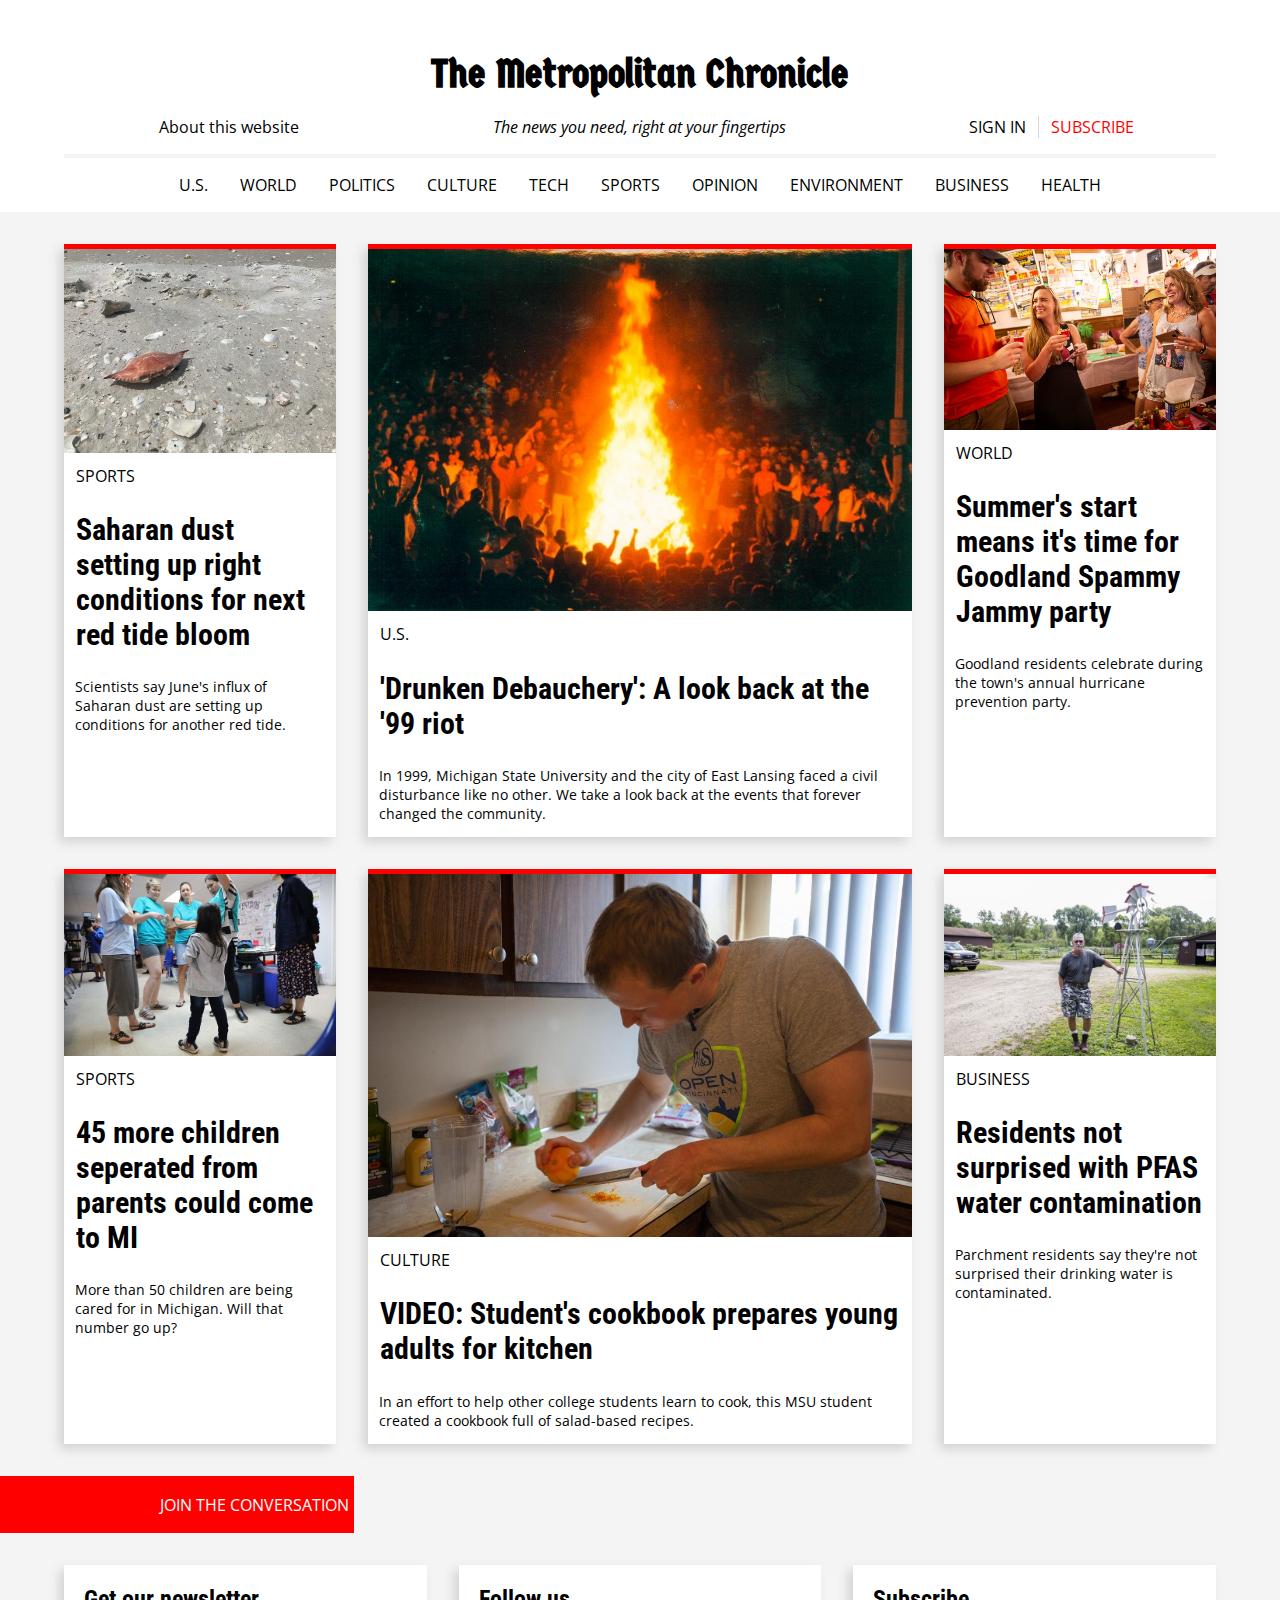
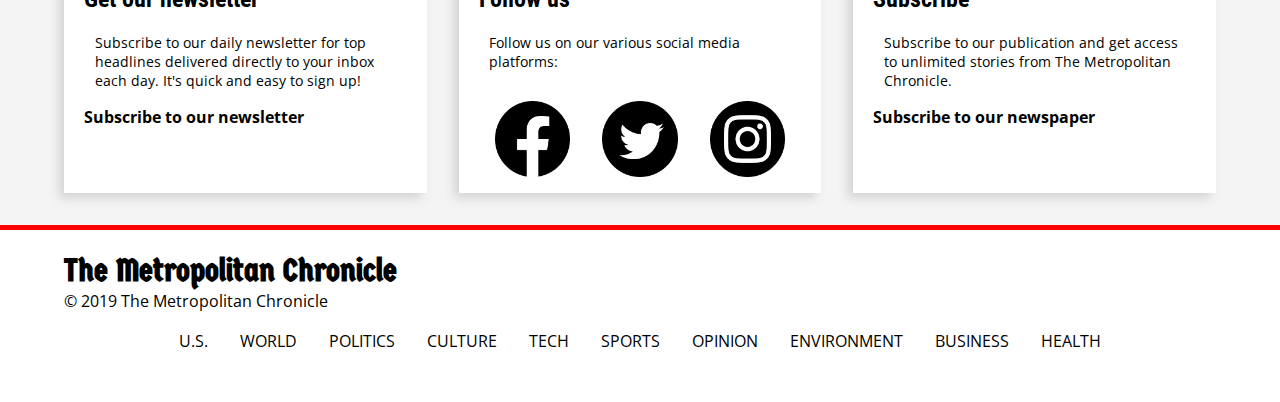
<file: index.html>
<!doctype html>
<html>
<head>
<meta charset="UTF-8">
<title>The Metropolitan News</title>
<link href="styles/styles.css" rel="stylesheet" type="text/css">
<link href="https://fonts.googleapis.com/css?family=Germania+One|Open+Sans:400,400i,700,700i|Roboto+Condensed:400,700&display=swap" rel="stylesheet">
</head>

<body>
	
	<header>
		<h1 class="masthead"><a href="index.html">The Metropolitan Chronicle</a></h1>
		<div class="grid-container-header">
			<div class="grid">
				<p class="grid"><a href="pages/about-page.html">About this website</a></p>
			</div>
			<div class="grid">
				<p class="italics">The news you need, right at your fingertips</p>
			</div>
			<div class="grid">
				<p>
					<span class="sign-in-header"><a href="pages/sign-in-page.html">Sign in</a></span>
					<span class="subscribe-header"><a class="red" href="pages/subscribe-page.html">Subscribe</a></span>
				</p>
			</div>
		</div>
		<nav class="nav-header">
			<ul>
				<li><a href="pages/section-page.html">U.S.</a></li>
				<li><a href="pages/section-page.html">World</a></li>
				<li><a href="pages/section-page.html">Politics</a></li>
				<li><a href="pages/section-page.html">Culture</a></li>
				<li><a href="pages/section-page.html">Tech</a></li>
				<li><a href="pages/section-page.html">Sports</a></li>
				<li><a href="pages/section-page.html">Opinion</a></li>
				<li><a href="pages/section-page.html">Environment</a></li>
				<li><a href="pages/section-page.html">Business</a></li>
				<li><a href="pages/section-page.html">Health</a></li>
			</ul>
		</nav>
	</header>
	
	<div class="article-section">
		<article class="article">
			<a href="articles/article-one.html">
				<img src="assets/saharan-dust-img.jpg" class="saharan-dust-img" alt="A photo of a dead crab on the beach shore.">
			</a>
			<section>Sports</section>
			<h2 class="homepage-headline"><a href="articles/article-one.html">Saharan dust setting up right conditions for next red tide bloom</a></h2>
			<p class="abstract">Scientists say June's influx of Saharan dust are setting up conditions for another red tide.</p>
		</article>
		<article class="article">
			<a href="articles/article-two.html">
				<img src="assets/99-riot-img.jpg" class="99-riot-img" alt="A picture of a large fire in the middle of a riot crowd.">
			</a>
			<section>U.S.</section>
			<h2 class="homepage-headline"><a href="articles/article-two.html">'Drunken Debauchery': A look back at the '99 riot</a></h2>
			<p class="abstract">In 1999, Michigan State University and the city of East Lansing faced a civil disturbance like no other. We take a look back at the events that forever changed the community.</p>
		</article>
		<article class="article">
			<a href="articles/article-three.html">
				<img src="assets/spammy-jammy-img.jpg" class="spammy-jammy-img" alt="A group of people celebrate at an event.">
			</a>
			<section>World</section>
			<h2 class="homepage-headline"><a href="articles/article-three.html">Summer's start means it's time for Goodland Spammy Jammy party</a></h2>
			<p class="abstract">Goodland residents celebrate during the town's annual hurricane prevention party.</p>
		</article>
		<article class="article">
			<a href="articles/article-four.html">
				<img src="assets/45-more-children-img.jpg" class="45-more-children-img" alt="A young girl stands facing a group of women.">
			</a>
			<section>Sports</section>
			<h2 class="homepage-headline"><a href="articles/article-four.html">45 more children seperated from parents could come to MI</a></h2>
			<p class="abstract">More than 50 children are being cared for in Michigan. Will that number go up?</p>
		</article>
		<article class="article">
			<a href="articles/article-five.html">
				<img src="assets/student-cookbook-img.jpg" class="student-cookbook-img" alt="A man zests an orange in his kitchen apartment.">
			</a>
			<section>Culture</section>
			<h2 class="homepage-headline"><a href="articles/article-five.html">VIDEO: Student's cookbook prepares young adults for kitchen</a></h2>
			<p class="abstract">In an effort to help other college students learn to cook, this MSU student created a cookbook full of salad-based recipes.</p>
		</article>
		<article class="article">
			<a href="articles/article-six.html">
				<img src="assets/parchment-pfas-img.jpg" class="parchment-pfas-img" alt="Man stands next to a private water well.">
			</a>
			<section>Business</section>
			<h2 class="homepage-headline"><a href="articles/article-six.html">Residents not surprised with PFAS water contamination</a></h2>
			<p class="abstract">Parchment residents say they're not surprised their drinking water is contaminated.</p>
		</article>
	</div>
	
	<div class="join-conversation">
		<p>Join the conversation</p>
	</div>
	
	<div class="connect-section">
		<div class="connect-box">
			<h2>Get our newsletter</h2>
			<p class="abstract">Subscribe to our daily newsletter for top headlines delivered directly to your inbox each day. It's quick and easy to sign up!</p>
			<p class="big-link"><a href="pages/subscribe-page.html">Subscribe to our newsletter</a></p>
		</div>
		<div class="connect-box">
			<h2>Follow us</h2>
			<p class="abstract">Follow us on our various social media platforms:</p>
			
			<div class="flexbox-connect">
				<a class="icon" href="https://facebook.com/madison.oconnor.94">
					<img src="assets/facebook-icon.png" alt="Facebook icon">
				</a>
				
				<a class="icon" href="https://twitter.com/madisonoconn">
					<img src="assets/twitter-icon.png" alt="Twitter icon">
				</a>
				
				<a class="icon" href="https://www.instagram.com/madisonoconn/">
					<img src="assets/instagram-icon.png" alt="Instagram icon">
				</a>
			</div>
		</div>
		<div class="connect-box">
			<h2>Subscribe</h2>
			<p class="abstract">Subscribe to our publication and get access to unlimited stories from The Metropolitan Chronicle.</p>
			<p class="big-link"><a href="pages/subscribe-page.html">Subscribe to our newspaper</a></p>
		</div>
	</div>

<!--FOOTER-->	
	<footer>
			<h1 class="masthead-footer">The Metropolitan Chronicle</h1>
			<p>&copy; 2019 The Metropolitan Chronicle</p>
		<nav class="footer-nav">
			<ul>
				<li class="bottom-nav"><a href="pages/section-page.html">U.S.</a></li>
				<li class="bottom-nav"><a href="pages/section-page.html">World</a></li>
				<li class="bottom-nav"><a href="pages/section-page.html">Politics</a></li>
				<li class="bottom-nav"><a href="pages/section-page.html">Culture</a></li>
				<li class="bottom-nav"><a href="pages/section-page.html">Tech</a></li>
				<li class="bottom-nav"><a href="pages/section-page.html">Sports</a></li>
				<li class="bottom-nav"><a href="pages/section-page.html">Opinion</a></li>
				<li class="bottom-nav"><a href="pages/section-page.html">Environment</a></li>
				<li class="bottom-nav"><a href="pages/section-page.html">Business</a></li>
				<li class="bottom-nav"><a href="pages/section-page.html">Health</a></li>
			</ul>
		</nav>

	</footer>
	
</body>
</html>
</file>
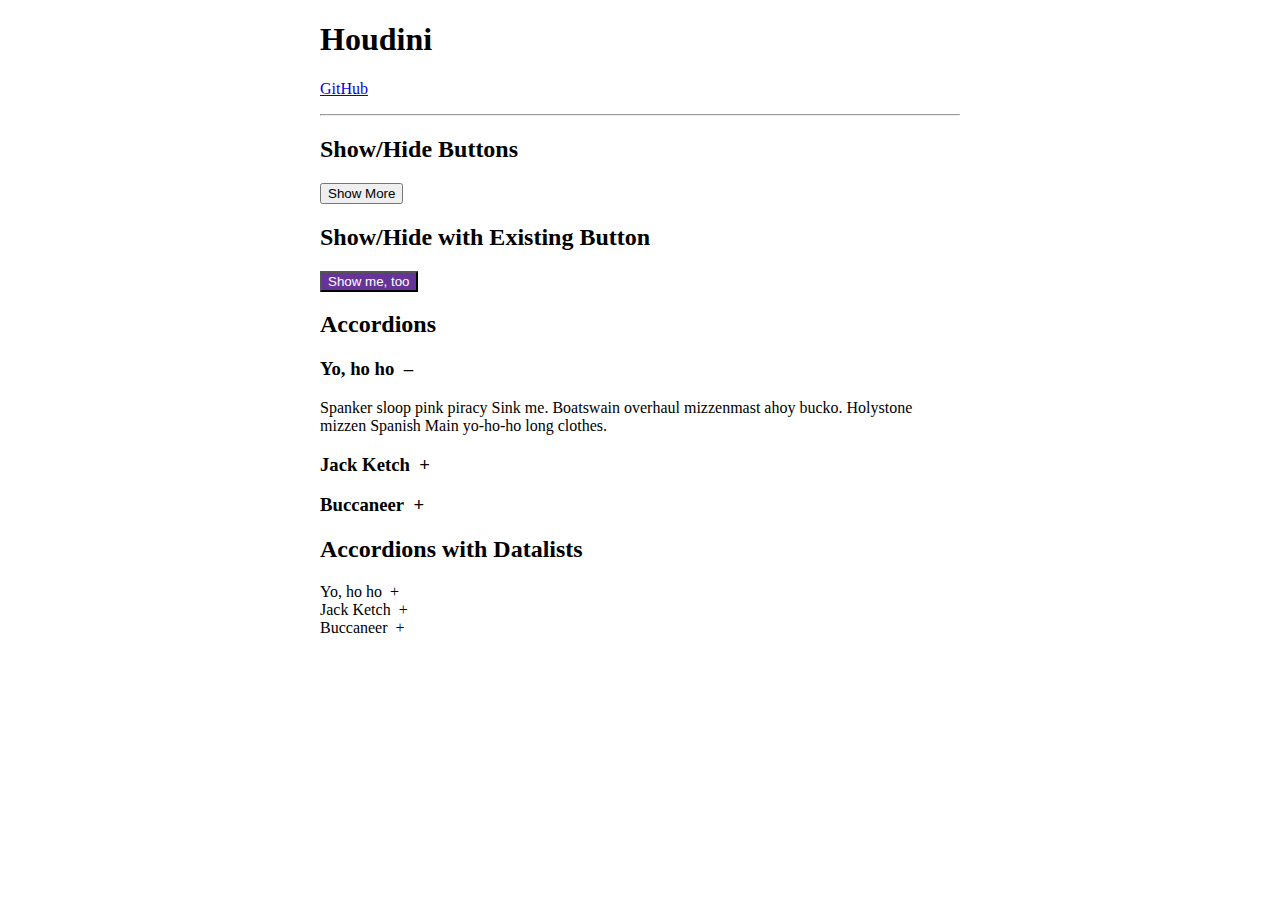
<file: pages/houdini-master/dist/index.html>
<!DOCTYPE html>
<html lang="en">

	<head>
		<meta charset="utf-8">
		<title>Houdini</title>
		<meta name="viewport" content="width=device-width, initial-scale=1.0">

		<!-- stylesheets -->
		<link rel="stylesheet" href="css/houdini.css" type="text/css">
		<style type="text/css">
			body {
				max-width: 40em;
				width: 88%;
				margin-left: auto;
				margin-right: auto;
			}
		</style>
	</head>

	<body>

		<main>

			<nav>
				<h1>Houdini</h1>
				<p><a href="https://github.com/cferdinandi/houdini">GitHub</a></p>
				<hr>
			</nav>

			<section>
				<h2 id="show-hide-buttons">Show/Hide Buttons</h2>
				<div data-houdini data-houdini-button="Show More" data-houdini-label="Show more about pirates" id="show-me">
					<p>Now you see me, now you don&#39;t.</p>
				</div>


				<h2 id="show-hide-buttons">Show/Hide with Existing Button</h2>

				<p><button style="background-color: rebeccapurple; color: white;" data-houdini-toggle="show-me-too" aria-label="Show more about pirates, too" hidden>Show me, too</button></p>
				<div data-houdini id="show-me-too">
					<p>Now you see me, now you don&#39;t.</p>
				</div>


				<h2 id="accordions">Accordions</h2>
				<p><h3 data-houdini-toggle="yo-ho-ho">Yo, ho ho</h3></p>
				<div data-houdini-group="pirates" id="yo-ho-ho" class="is-expanded">
					<p>Spanker sloop pink piracy Sink me. Boatswain overhaul mizzenmast ahoy bucko. Holystone mizzen Spanish Main yo-ho-ho long clothes.</p>
				</div>

				<p><h3 data-houdini-toggle="jack-ketch">Jack Ketch</h3></p>
				<div data-houdini-group="pirates" id="jack-ketch">
					<p>Rope&#39;s end lee Jack Ketch reef sails Pieces of Eight. Wench lugger quarter ye Buccaneer. No prey, no pay aye heave to fire in the hole keelhaul.</p>
				</div>

				<p><h3 data-houdini-toggle="buccaneer">Buccaneer</h3></p>
				<div data-houdini-group="pirates" id="buccaneer">
					<p>Me fire ship main sheet gabion Buccaneer. Skysail galleon topsail blow the man down landlubber or just lubber. Swing the lead boom capstan nipper sutler.</p>
				</div>

				<h2 id="accordions-with-datalists">Accordions with Datalists</h2>
				<dl data-houdini-dl>
					<dt data-houdini-toggle="yo-ho-ho-dl">Yo, ho ho</dt>
					<dd id="yo-ho-ho-dl">Spanker sloop pink piracy Sink me. Boatswain overhaul mizzenmast ahoy bucko. Holystone mizzen Spanish Main yo-ho-ho long clothes.</dd>

					<dt data-houdini-toggle="jack-ketch-dl">Jack Ketch</dt>
					<dd id="jack-ketch-dl">Rope&#39;s end lee Jack Ketch reef sails Pieces of Eight. Wench lugger quarter ye Buccaneer. No prey, no pay aye heave to fire in the hole keelhaul.</dd>

					<dt data-houdini-toggle="buccaneer-dl">Buccaneer</dt>
					<dd id="buccaneer-dl">Me fire ship main sheet gabion Buccaneer. Skysail galleon topsail blow the man down landlubber or just lubber. Swing the lead boom capstan nipper sutler.</dd>
				</dl>
			</section>
		</main>

		<!-- Javascript -->
		<script src="js/houdini.js"></script>
		<script>
			var showHideButton = new Houdini('[data-houdini]');

			var accordion = new Houdini('[data-houdini-group="pirates"]', {
				isAccordion: true,
				collapseOthers: true
			});

			var datalist = new Houdini('[data-houdini-dl] dd', {
				isAccordion: true
			});
		</script>


	</body>
</html>
</file>
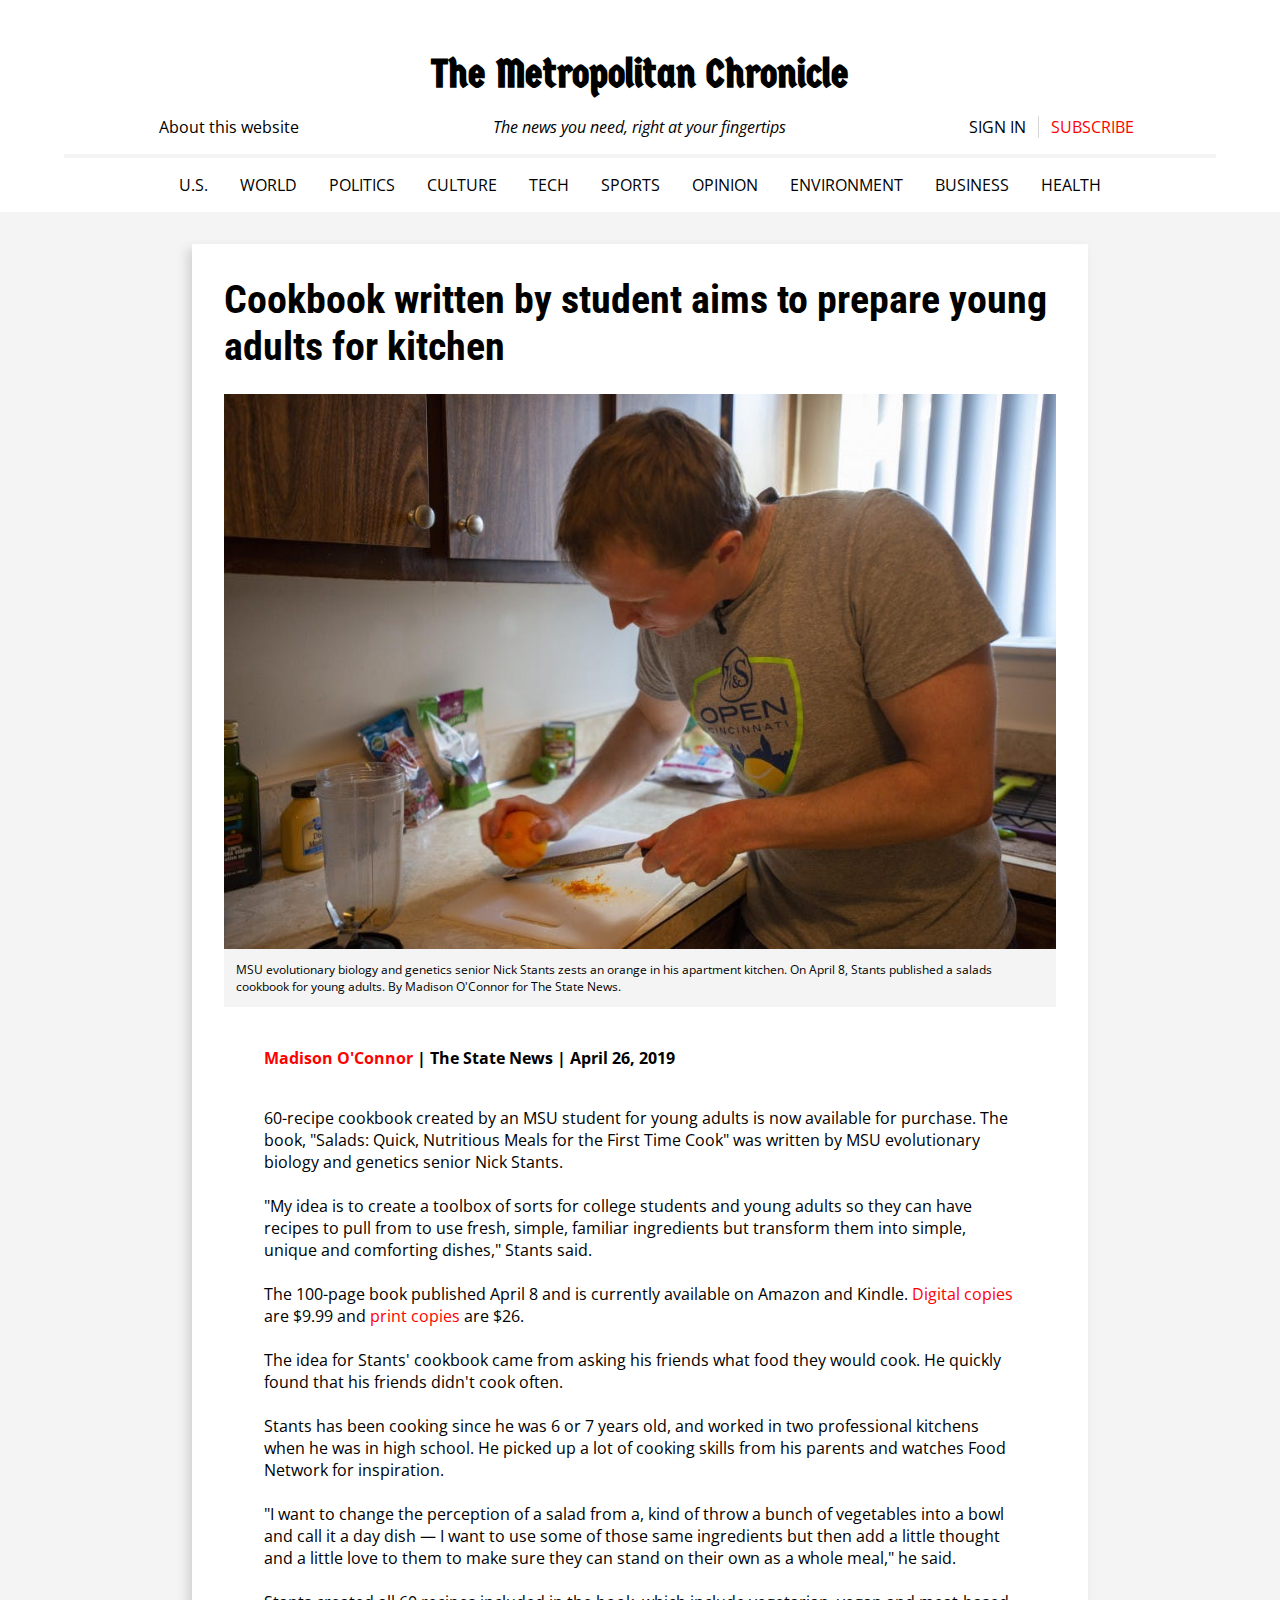
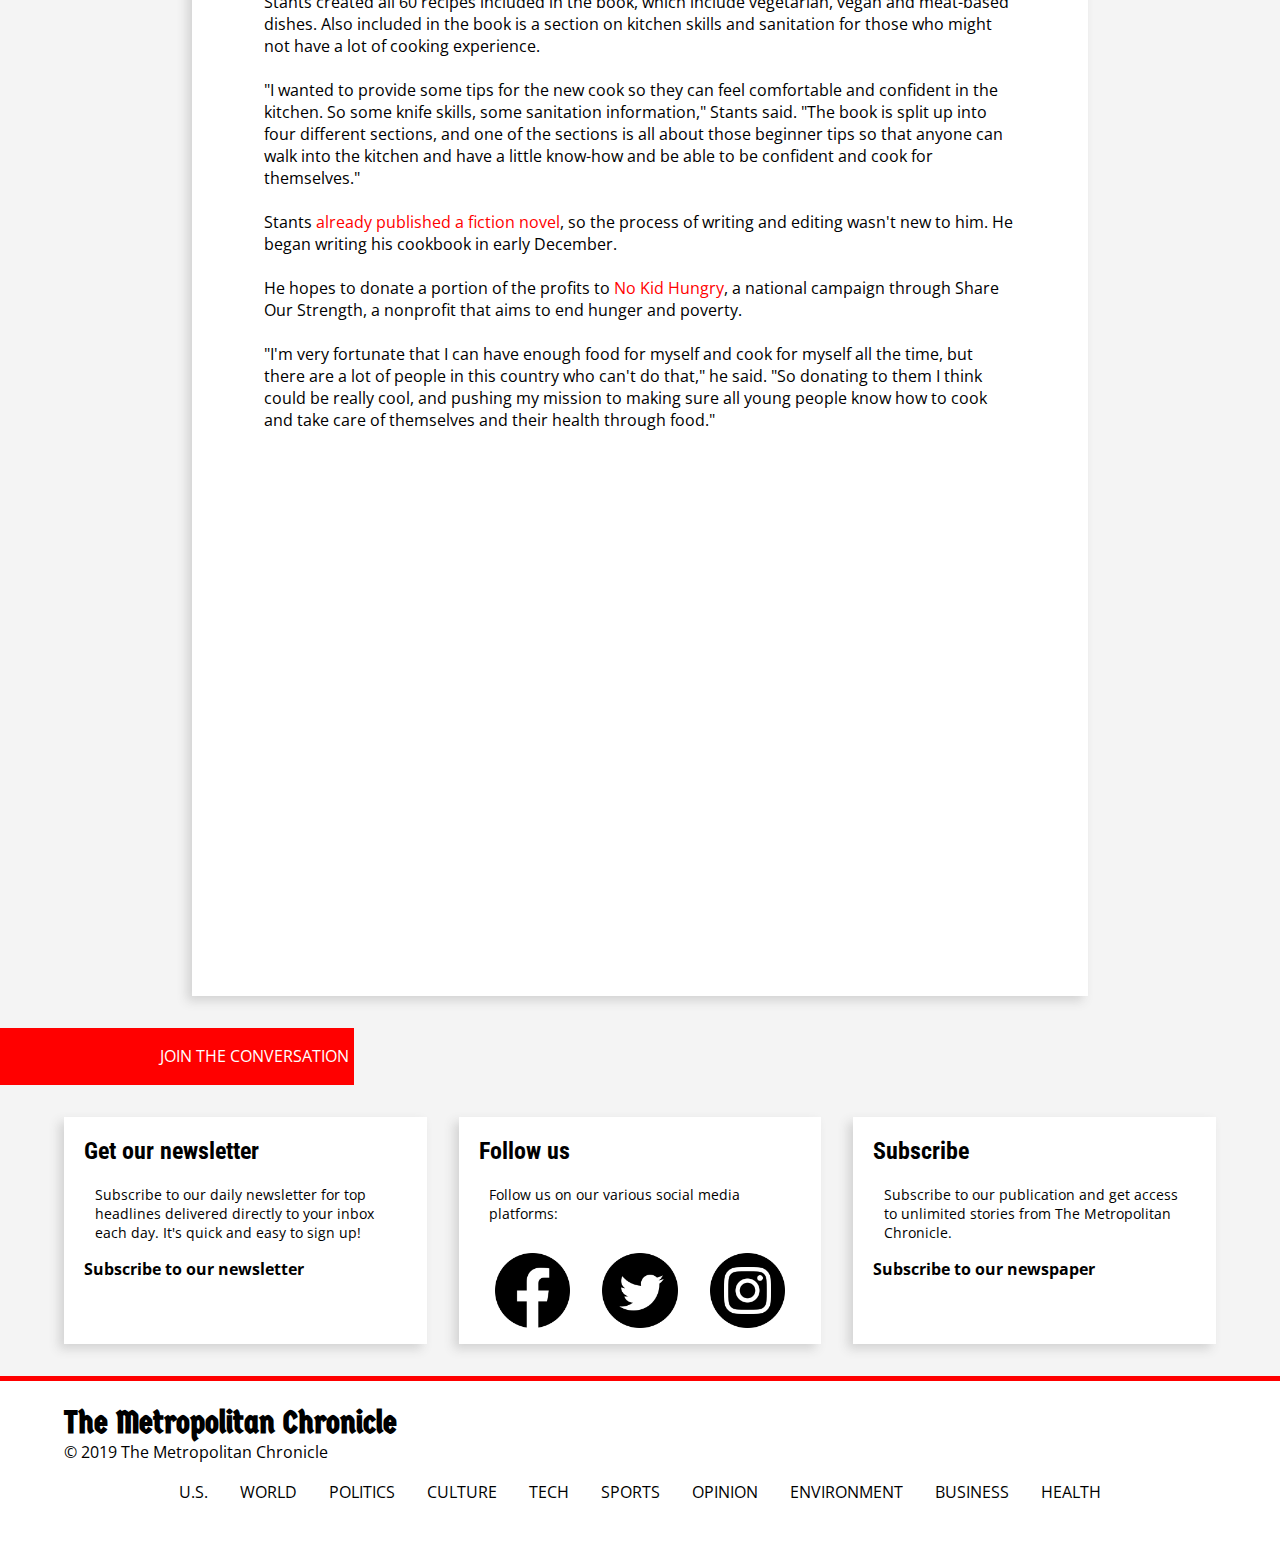
<file: articles/article-five.html>
<!doctype html>
<html>
<head>
<meta charset="UTF-8">
<title>Cookbook written by student aims to prepare young adults for kitchen</title>
<link href="../styles/styles.css" rel="stylesheet" type="text/css">
<link href="https://fonts.googleapis.com/css?family=Germania+One|Open+Sans:400,400i,700,700i|Roboto+Condensed:400,700&display=swap" rel="stylesheet">
</head>

<body>
	
	<header>
		<h1 class="masthead"><a href="../index.html">The Metropolitan Chronicle</a></h1>
		<div class="grid-container-header">
			<div class="grid">
				<p class="grid"><a href="../pages/about-page.html">About this website</a></p>
			</div>
			<div class="grid">
				<p class="italics">The news you need, right at your fingertips</p>
			</div>
			<div class="grid">
				<p>
					<span class="sign-in-header"><a href="../pages/sign-in-page.html">Sign in</a></span>
					<span class="subscribe-header"><a class="red" href="../pages/subscribe-page.html">Subscribe</a></span>
				</p>
			</div>
		</div>
		<nav class="nav-header">
			<ul>
				<li><a href="../pages/section-page.html">U.S.</a></li>
				<li><a href="../pages/section-page.html">World</a></li>
				<li><a href="../pages/section-page.html">Politics</a></li>
				<li><a href="../pages/section-page.html">Culture</a></li>
				<li><a href="../pages/section-page.html">Tech</a></li>
				<li><a href="../pages/section-page.html">Sports</a></li>
				<li><a href="../pages/section-page.html">Opinion</a></li>
				<li><a href="../pages/section-page.html">Environment</a></li>
				<li><a href="../pages/section-page.html">Business</a></li>
				<li><a href="../pages/section-page.html">Health</a></li>
			</ul>
		</nav>
	</header>
	
	
	<div class="main-body-article">
		<h3 class="headline">Cookbook written by student aims to prepare young adults for kitchen</h3>
		
		<img src="../assets/student-cookbook-img.jpg" class="article-photo" alt="A man zests an orange in his apartment kitchen.">
		<p class="caption">MSU evolutionary biology and genetics senior Nick Stants zests an orange in his apartment kitchen. On April 8, Stants published a salads cookbook for young adults. By Madison O'Connor for The State News.</p>
		
		<div class="article-text">
		
			<p class="bold"><a class="red" href="mailto:madison.f.oconnor@gmail.com">Madison O'Connor</a> | The State News | April 26, 2019</p>
						
			<br>
		
			<article>
				60-recipe cookbook created by an MSU student for young adults is now available for purchase. The book, "Salads: Quick, Nutritious Meals for the First Time Cook" was written by MSU evolutionary biology and genetics senior Nick Stants.
				<br><br>
				"My idea is to create a toolbox of sorts for college students and young adults so they can have recipes to pull from to use fresh, simple, familiar ingredients but transform them into simple, unique and comforting dishes," Stants said.
				<br><br>
				The 100-page book published April 8 and is currently available on Amazon and Kindle. <a class="red" href="https://www.amazon.com/Salads-Quick-Nutritious-Meals-First-ebook/dp/B07QFCM7B8/ref=sr_1_1?keywords=salads+quick+nutritious+meals+for+the+first+time+cook+nick+stants&qid=1556222588&s=digital-text&sr=1-1-catcorr">Digital copies</a> are $9.99 and <a class="red" href="https://www.amazon.com/Salads-Quick-Nutritious-Meals-First/dp/1091398712/ref=sr_1_1?keywords=salads+quick+nutritious+meals+for+the+first+time+cook+nick+stants&qid=1556222588&s=digital-text&sr=1-1-catcorr">print copies</a> are $26.
				<br><br>
				The idea for Stants' cookbook came from asking his friends what food they would cook. He quickly found that his friends didn't cook often.
				<br><br>
				Stants has been cooking since he was 6 or 7 years old, and worked in two professional kitchens when he was in high school. He picked up a lot of cooking skills from his parents and watches Food Network for inspiration.
				<br><br>
				"I want to change the perception of a salad from a, kind of throw a bunch of vegetables into a bowl and call it a day dish — I want to use some of those same ingredients but then add a little thought and a little love to them to make sure they can stand on their own as a whole meal," he said.
				<br><br>
				Stants created all 60 recipes included in the book, which include vegetarian, vegan and meat-based dishes. Also included in the book is a section on kitchen skills and sanitation for those who might not have a lot of cooking experience.
				<br><br>
				"I wanted to provide some tips for the new cook so they can feel comfortable and confident in the kitchen. So some knife skills, some sanitation information," Stants said. "The book is split up into four different sections, and one of the sections is all about those beginner tips so that anyone can walk into the kitchen and have a little know-how and be able to be confident and cook for themselves."
				<br><br>
				Stants <a class="red" href="https://www.amazon.com/Evil-Banana-Nick-Stants-ebook/dp/B07C1R2XT3/ref=sr_1_2?qid=1556224733&refinements=p_27%3ANick+Stants&s=digital-text&sr=1-2&text=Nick+Stants">already published a fiction novel</a>, so the process of writing and editing wasn't new to him. He began writing his cookbook in early December.
				<br><br>
				He hopes to donate a portion of the profits to <a class="red" href="https://www.nokidhungry.org/">No Kid Hungry</a>, a national campaign through Share Our Strength, a nonprofit that aims to end hunger and poverty.
				<br><br>
				"I'm very fortunate that I can have enough food for myself and cook for myself all the time, but there are a lot of people in this country who can't do that," he said. "So donating to them I think could be really cool, and pushing my mission to making sure all young people know how to cook and take care of themselves and their health through food."
			</article>
		</div>
		
		<section class="video">
			<iframe width="560" height="315" src="https://www.youtube.com/embed/JaHYn9v-LCk" frameborder="0" allow="accelerometer; autoplay; encrypted-media; gyroscope; picture-in-picture" allowfullscreen></iframe>
		</section>
		
	</div>
	
	
	<div class="join-conversation">
		<p>Join the conversation</p>
	</div>
	
	<div class="connect-section">
		<div class="connect-box">
			<h2>Get our newsletter</h2>
			<p class="abstract">Subscribe to our daily newsletter for top headlines delivered directly to your inbox each day. It's quick and easy to sign up!</p>
			<p class="big-link"><a href="../pages/subscribe-page.html">Subscribe to our newsletter</a></p>
		</div>
		<div class="connect-box">
			<h2>Follow us</h2>
			<p class="abstract">Follow us on our various social media platforms:</p>
			
			<div class="flexbox-connect">
				<a class="icon" href="https://www.facebook.com/madison.oconnor.94">
					<img src="../assets/facebook-icon.png" alt="Facebook icon">
				</a>
				
				<a class="icon" href="https://twitter.com/madisonoconn">
					<img src="../assets/twitter-icon.png" alt="Twitter icon">
				</a>
				
				<a class="icon" href="https://www.instagram.com/madisonoconn/">
					<img src="../assets/instagram-icon.png" alt="Instagram icon">
				</a>
			</div>
		</div>
		<div class="connect-box">
			<h2>Subscribe</h2>
			<p class="abstract">Subscribe to our publication and get access to unlimited stories from The Metropolitan Chronicle.</p>
			<p class="big-link"><a href="../pages/subscribe-page.html">Subscribe to our newspaper</a></p>
		</div>
	</div>

<!--FOOTER-->	
	<footer>
			<h1 class="masthead-footer">The Metropolitan Chronicle</h1>
			<p>&copy; 2019 The Metropolitan Chronicle</p>
		<nav class="footer-nav">
			<ul>
				<li class="bottom-nav"><a href="../pages/section-page.html">U.S.</a></li>
				<li class="bottom-nav"><a href="../pages/section-page.html">World</a></li>
				<li class="bottom-nav"><a href="../pages/section-page.html">Politics</a></li>
				<li class="bottom-nav"><a href="../pages/section-page.html">Culture</a></li>
				<li class="bottom-nav"><a href="../pages/section-page.html">Tech</a></li>
				<li class="bottom-nav"><a href="../pages/section-page.html">Sports</a></li>
				<li class="bottom-nav"><a href="../pages/section-page.html">Opinion</a></li>
				<li class="bottom-nav"><a href="../pages/section-page.html">Environment</a></li>
				<li class="bottom-nav"><a href="../pages/section-page.html">Business</a></li>
				<li class="bottom-nav"><a href="../pages/section-page.html">Health</a></li>
			</ul>
		</nav>
	</footer>
	
</body>
</html>
</file>
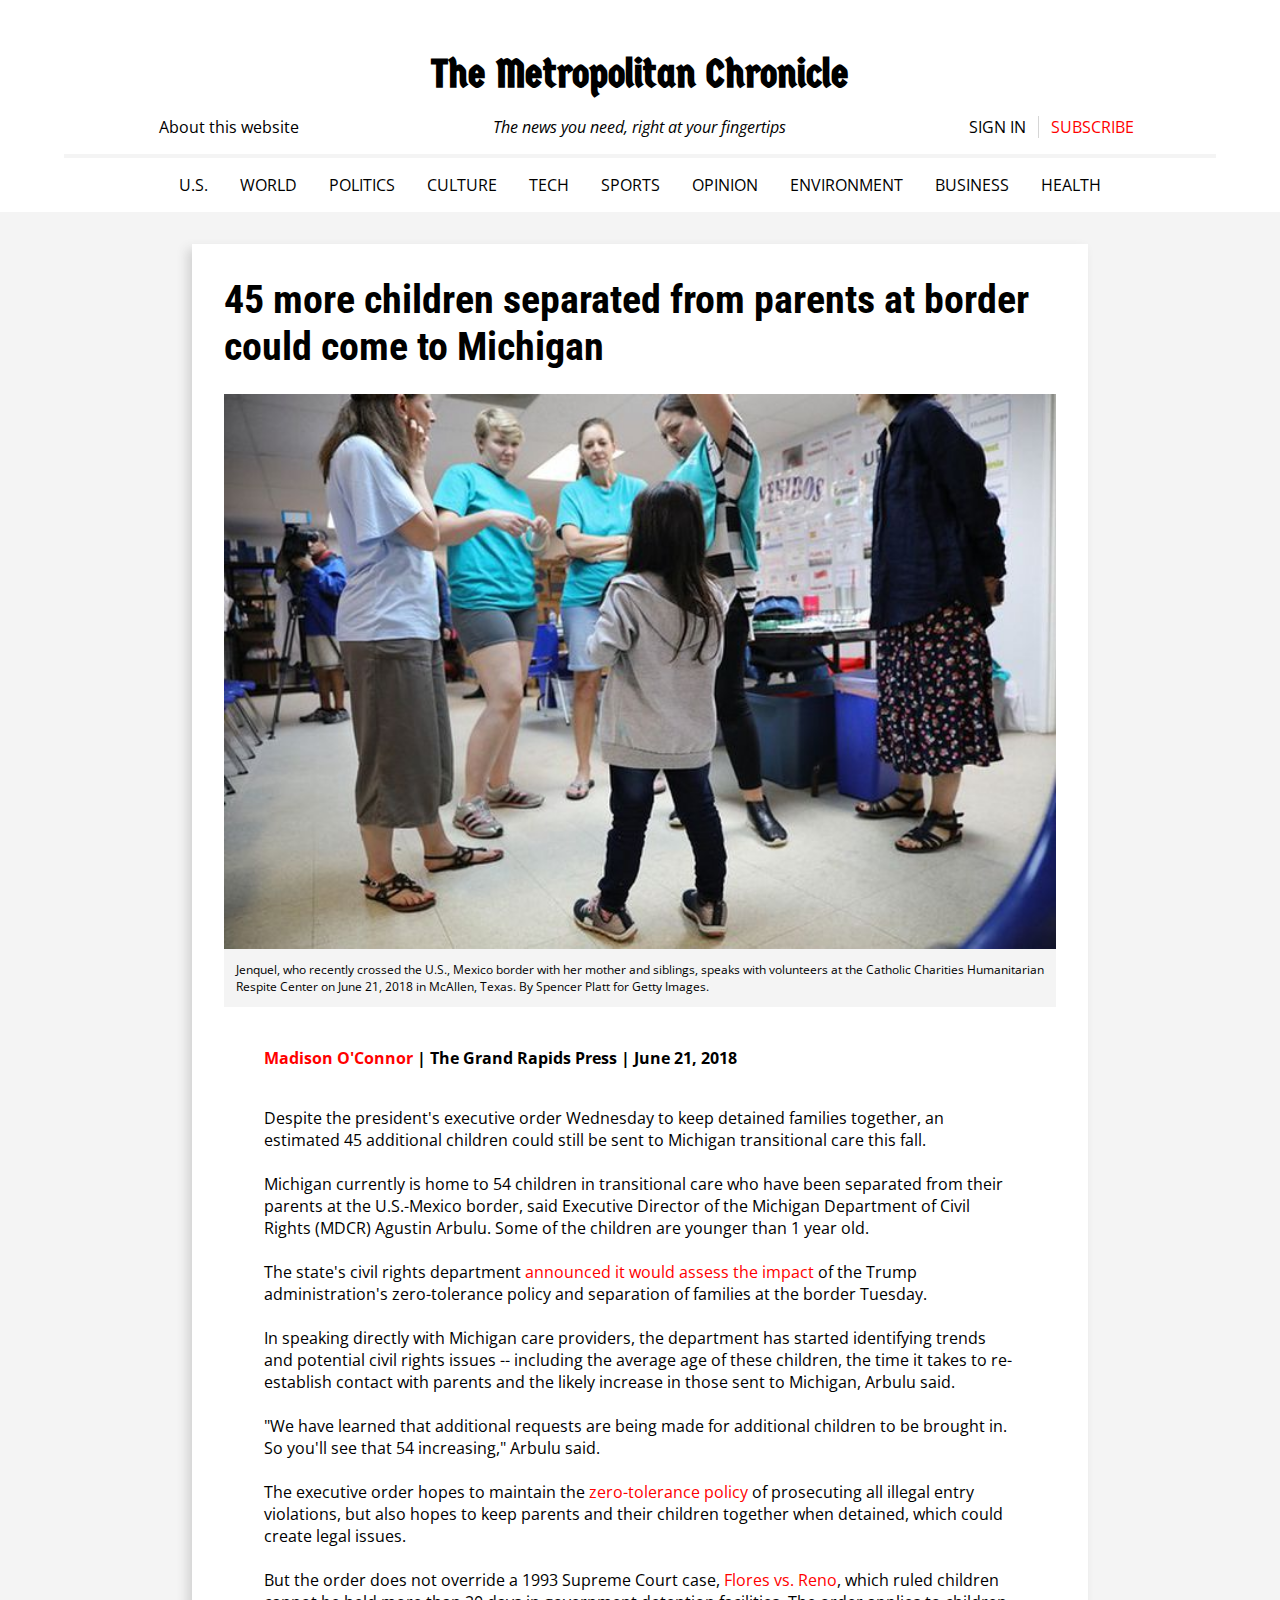
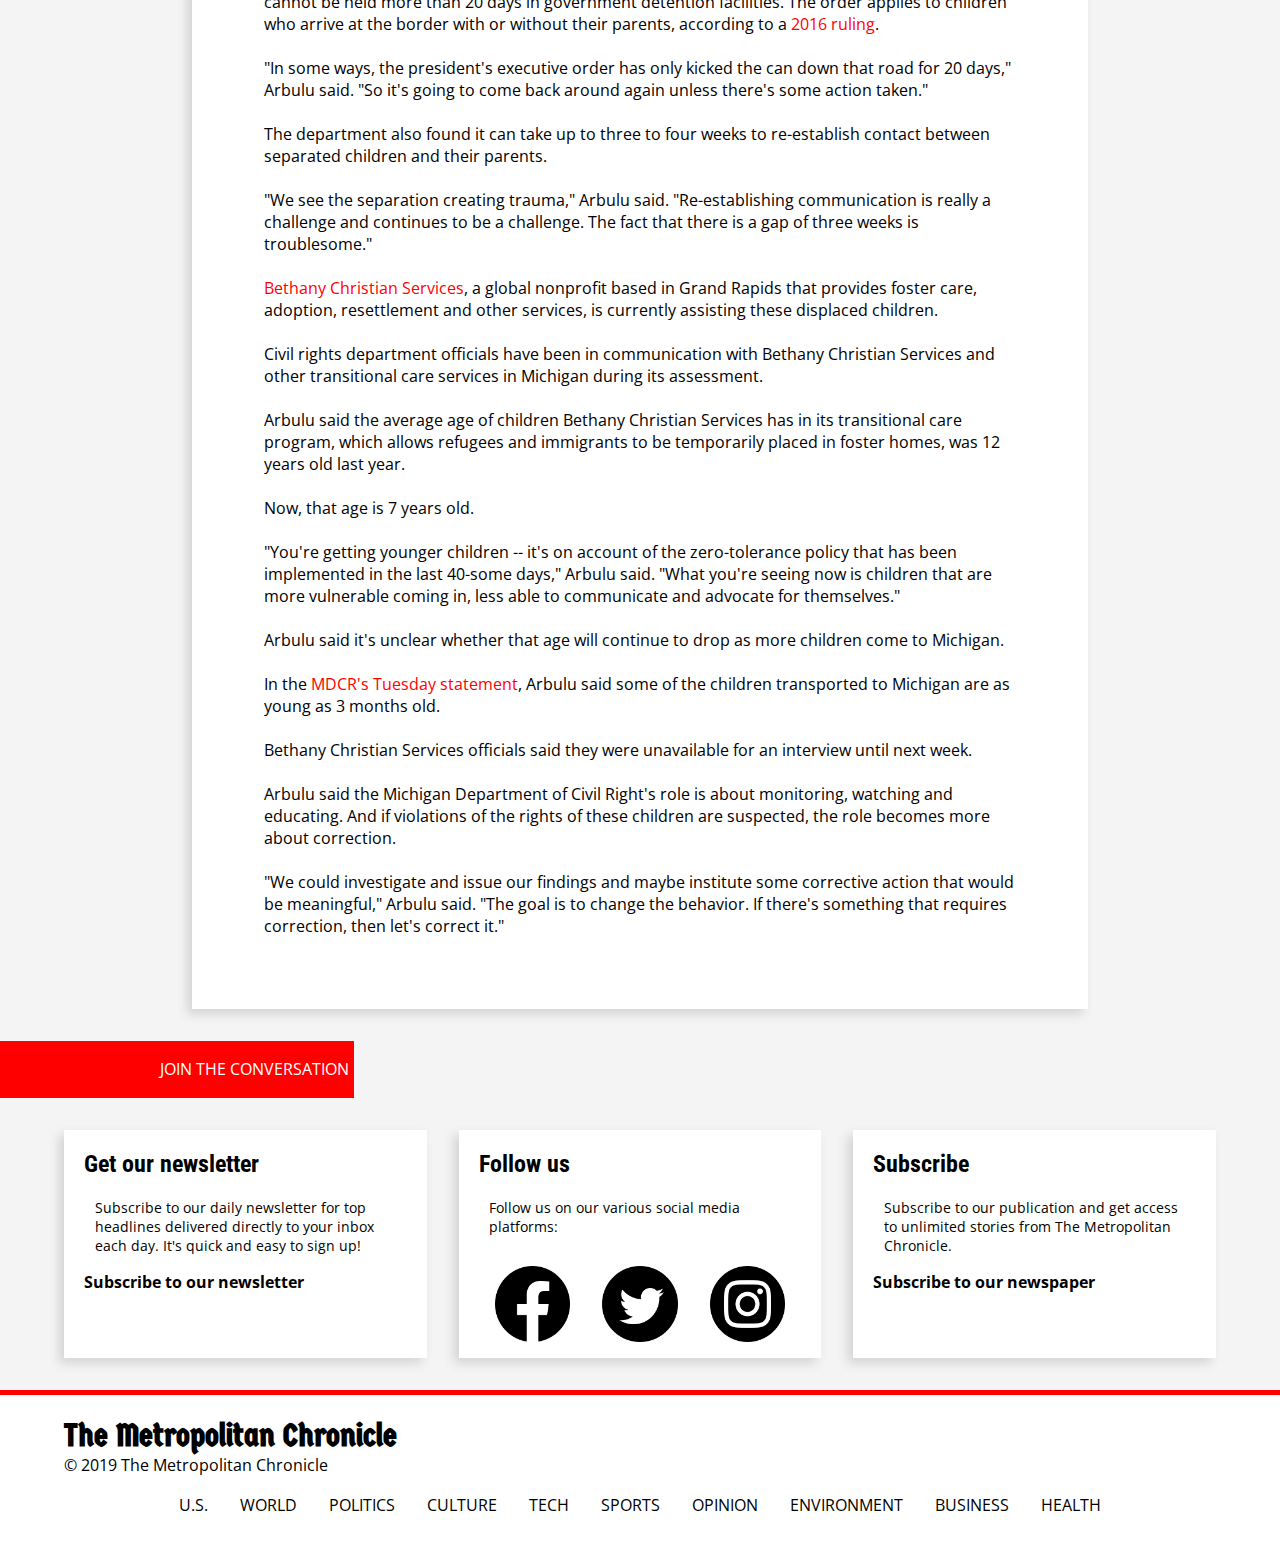
<file: articles/article-four.html>
<!doctype html>
<html>
<head>
<meta charset="UTF-8">
<title>45 more children separated from parents at border could come to Michigan</title>
<link href="../styles/styles.css" rel="stylesheet" type="text/css">
<link href="https://fonts.googleapis.com/css?family=Germania+One|Open+Sans:400,400i,700,700i|Roboto+Condensed:400,700&display=swap" rel="stylesheet">
</head>

<body>
	
	<header>
		<h1 class="masthead"><a href="../index.html">The Metropolitan Chronicle</a></h1>
		<div class="grid-container-header">
			<div class="grid">
				<p class="grid"><a href="../pages/about-page.html">About this website</a></p>
			</div>
			<div class="grid">
				<p class="italics">The news you need, right at your fingertips</p>
			</div>
			<div class="grid">
				<p>
					<span class="sign-in-header"><a href="../pages/sign-in-page.html">Sign in</a></span>
					<span class="subscribe-header"><a class="red" href="../pages/subscribe-page.html">Subscribe</a></span>
				</p>
			</div>
		</div>
		<nav class="nav-header">
			<ul>
				<li><a href="../pages/section-page.html">U.S.</a></li>
				<li><a href="../pages/section-page.html">World</a></li>
				<li><a href="../pages/section-page.html">Politics</a></li>
				<li><a href="../pages/section-page.html">Culture</a></li>
				<li><a href="../pages/section-page.html">Tech</a></li>
				<li><a href="../pages/section-page.html">Sports</a></li>
				<li><a href="../pages/section-page.html">Opinion</a></li>
				<li><a href="../pages/section-page.html">Environment</a></li>
				<li><a href="../pages/section-page.html">Business</a></li>
				<li><a href="../pages/section-page.html">Health</a></li>
			</ul>
		</nav>
	</header>
	
	
	<div class="main-body-article">
		<h3 class="headline">45 more children separated from parents at border could come to Michigan</h3>
		
		<img src="../assets/45-more-children-img.jpg" class="article-photo" alt="A young girl stands facing a group of women.">
		<p class="caption">Jenquel, who recently crossed the U.S., Mexico border with her mother and siblings, speaks with volunteers at the Catholic Charities Humanitarian Respite Center on June 21, 2018 in McAllen, Texas. By Spencer Platt for Getty Images.</p>
		
		<div class="article-text">
		
			<p class="bold"><a class="red" href="mailto:madison.f.oconnor@gmail.com">Madison O'Connor</a> | The Grand Rapids Press | June 21, 2018</p>
						
			<br>
		
			<article>
				Despite the president's executive order Wednesday to keep detained families together, an estimated 45 additional children could still be sent to Michigan transitional care this fall.
				<br><br>
				Michigan currently is home to 54 children in transitional care who have been separated from their parents at the U.S.-Mexico border, said Executive Director of the Michigan Department of Civil Rights (MDCR) Agustin Arbulu. Some of the children are younger than 1 year old.
				<br><br>
				The state's civil rights department <a class="red" href="https://www.mlive.com/news/grand-rapids/2018/06/michigan_impacted_by_trump_adm.html">announced it would assess the impact</a> of the Trump administration's zero-tolerance policy and separation of families at the border Tuesday.
				<br><br>
				In speaking directly with Michigan care providers, the department has started identifying trends and potential civil rights issues -- including the average age of these children, the time it takes to re-establish contact with parents and the likely increase in those sent to Michigan, Arbulu said.
				<br><br>
				"We have learned that additional requests are being made for additional children to be brought in. So you'll see that 54 increasing," Arbulu said.
				<br><br>
				The executive order hopes to maintain the <a class="red" href="https://www.justice.gov/opa/pr/attorney-general-announces-zero-tolerance-policy-criminal-illegal-entry">zero-tolerance policy</a> of prosecuting all illegal entry violations, but also hopes to keep parents and their children together when detained, which could create legal issues.
				<br><br>
				But the order does not override a 1993 Supreme Court case, <a class="red" href="https://www.aclu.org/sites/default/files/assets/flores_settlement_final_plus_extension_of_settlement011797.pdf">Flores vs. Reno</a>, which ruled children cannot be held more than 20 days in government detention facilities. The order applies to children who arrive at the border with or without their parents, according to a <a class="red" href="https://cdn.ca9.uscourts.gov/datastore/opinions/2016/07/06/15-56434.pdf">2016 ruling</a>.
				<br><br>
				"In some ways, the president's executive order has only kicked the can down that road for 20 days," Arbulu said. "So it's going to come back around again unless there's some action taken."
				<br><br>
				The department also found it can take up to three to four weeks to re-establish contact between separated children and their parents.
				<br><br>
				"We see the separation creating trauma," Arbulu said. "Re-establishing communication is really a challenge and continues to be a challenge. The fact that there is a gap of three weeks is troublesome."
				<br><br>
				<a class="red" href="https://bethany.org/">Bethany Christian Services</a>, a global nonprofit based in Grand Rapids that provides foster care, adoption, resettlement and other services, is currently assisting these displaced children.
				<br><br>
				Civil rights department officials have been in communication with Bethany Christian Services and other transitional care services in Michigan during its assessment.
				<br><br>
				Arbulu said the average age of children Bethany Christian Services has in its transitional care program, which allows refugees and immigrants to be temporarily placed in foster homes, was 12 years old last year.
				<br><br>
				Now, that age is 7 years old.
				<br><br>
				"You're getting younger children -- it's on account of the zero-tolerance policy that has been implemented in the last 40-some days," Arbulu said. "What you're seeing now is children that are more vulnerable coming in, less able to communicate and advocate for themselves."
				<br><br>
				Arbulu said it's unclear whether that age will continue to drop as more children come to Michigan.
				<br><br>
				In the <a class="red" href="https://www.michigan.gov/mdcr/0,4613,7-138--471110--,00.html">MDCR's Tuesday statement</a>, Arbulu said some of the children transported to Michigan are as young as 3 months old.
				<br><br>
				Bethany Christian Services officials said they were unavailable for an interview until next week.
				<br><br>
				Arbulu said the Michigan Department of Civil Right's role is about monitoring, watching and educating. And if violations of the rights of these children are suspected, the role becomes more about correction.
				<br><br>
				"We could investigate and issue our findings and maybe institute some corrective action that would be meaningful," Arbulu said. "The goal is to change the behavior. If there's something that requires correction, then let's correct it."
			</article>
				
		</div>
		</div>
	
	
	<div class="join-conversation">
		<p>Join the conversation</p>
	</div>
	
	<div class="connect-section">
		<div class="connect-box">
			<h2>Get our newsletter</h2>
			<p class="abstract">Subscribe to our daily newsletter for top headlines delivered directly to your inbox each day. It's quick and easy to sign up!</p>
			<p class="big-link"><a href="../pages/subscribe-page.html">Subscribe to our newsletter</a></p>
		</div>
		<div class="connect-box">
			<h2>Follow us</h2>
			<p class="abstract">Follow us on our various social media platforms:</p>
			
			<div class="flexbox-connect">
				<a class="icon" href="https://www.facebook.com/madison.oconnor.94">
					<img src="../assets/facebook-icon.png" alt="Facebook icon">
				</a>
				
				<a class="icon" href="https://twitter.com/madisonoconn">
					<img src="../assets/twitter-icon.png" alt="Twitter icon">
				</a>
				
				<a class="icon" href="https://www.instagram.com/madisonoconn/">
					<img src="../assets/instagram-icon.png" alt="Instagram icon">
				</a>
			</div>
		</div>
		<div class="connect-box">
			<h2>Subscribe</h2>
			<p class="abstract">Subscribe to our publication and get access to unlimited stories from The Metropolitan Chronicle.</p>
			<p class="big-link"><a href="../pages/subscribe-page.html">Subscribe to our newspaper</a></p>
		</div>
	</div>

<!--FOOTER-->	
	<footer>
			<h1 class="masthead-footer">The Metropolitan Chronicle</h1>
			<p>&copy; 2019 The Metropolitan Chronicle</p>
		<nav class="footer-nav">
			<ul>
				<li class="bottom-nav"><a href="../pages/section-page.html">U.S.</a></li>
				<li class="bottom-nav"><a href="../pages/section-page.html">World</a></li>
				<li class="bottom-nav"><a href="../pages/section-page.html">Politics</a></li>
				<li class="bottom-nav"><a href="../pages/section-page.html">Culture</a></li>
				<li class="bottom-nav"><a href="../pages/section-page.html">Tech</a></li>
				<li class="bottom-nav"><a href="../pages/section-page.html">Sports</a></li>
				<li class="bottom-nav"><a href="../pages/section-page.html">Opinion</a></li>
				<li class="bottom-nav"><a href="../pages/section-page.html">Environment</a></li>
				<li class="bottom-nav"><a href="../pages/section-page.html">Business</a></li>
				<li class="bottom-nav"><a href="../pages/section-page.html">Health</a></li>
			</ul>
		</nav>
	</footer>
	
</body>
</html>
</file>
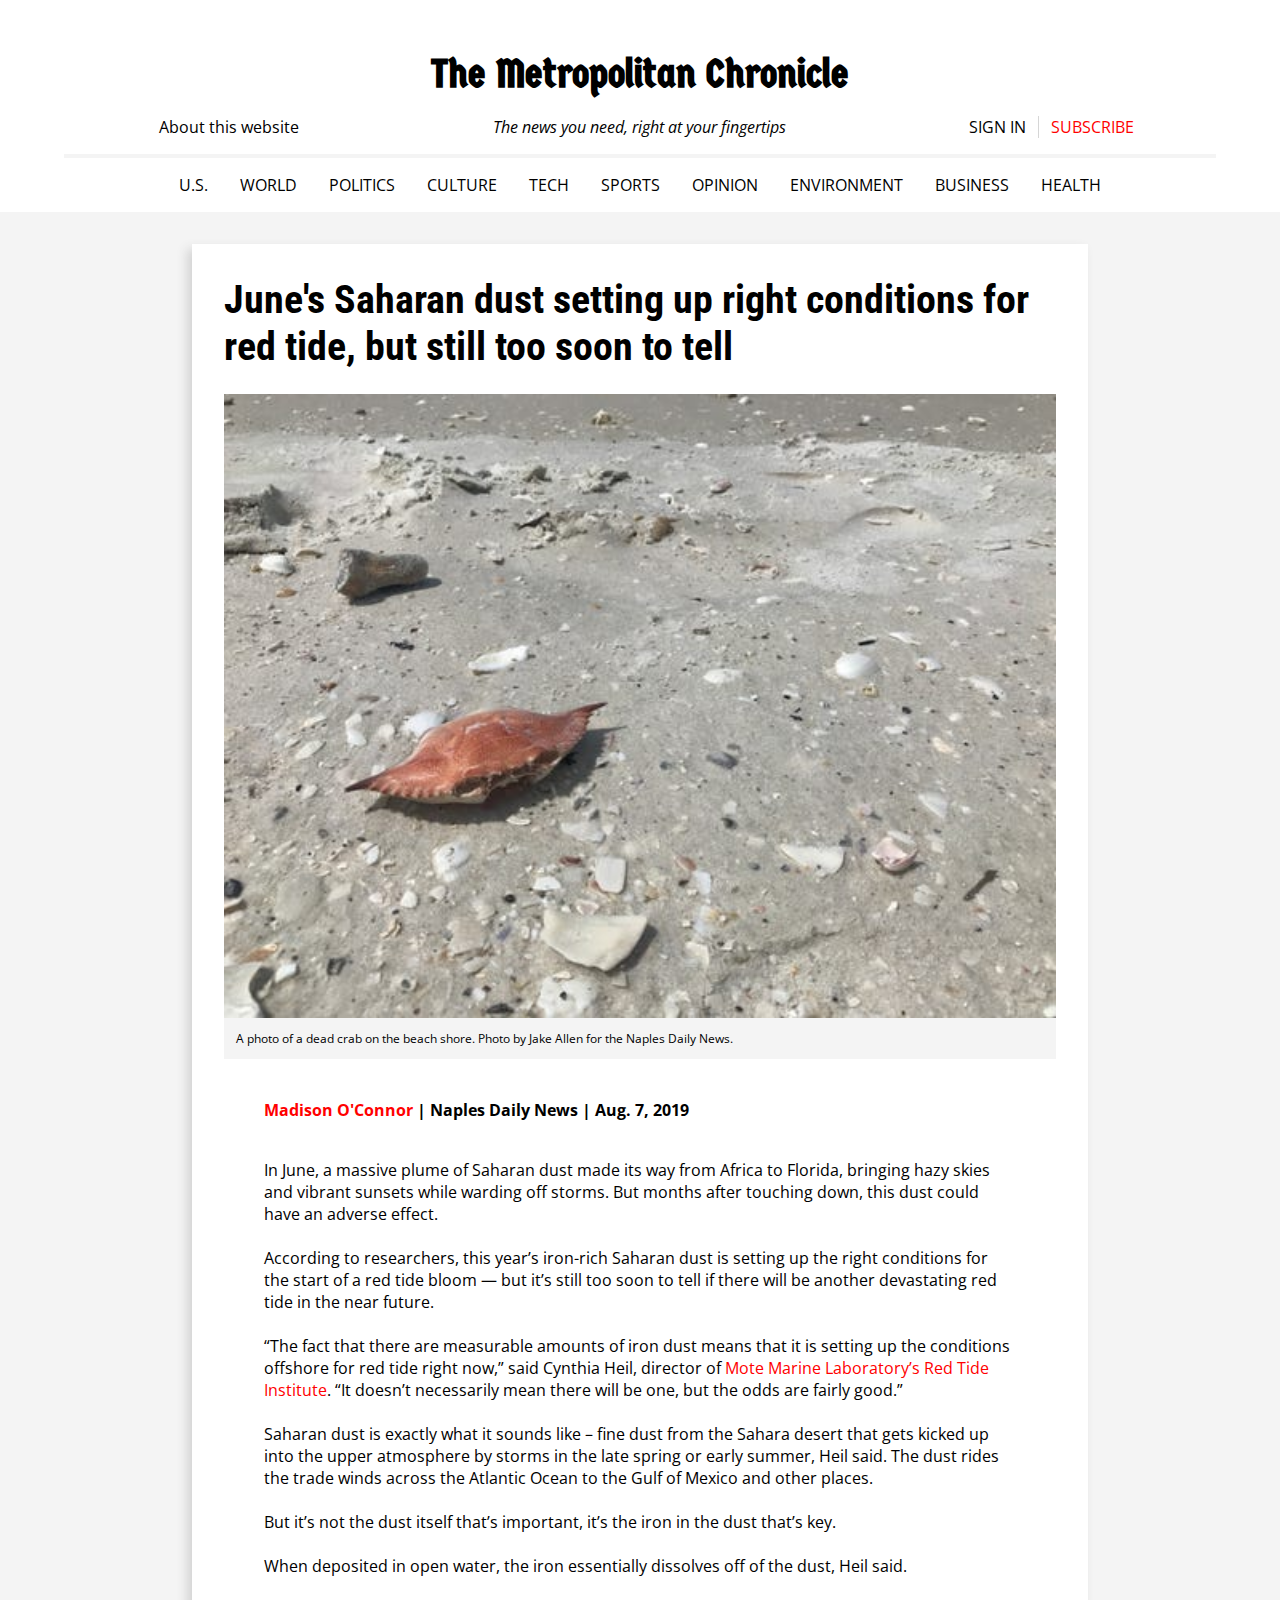
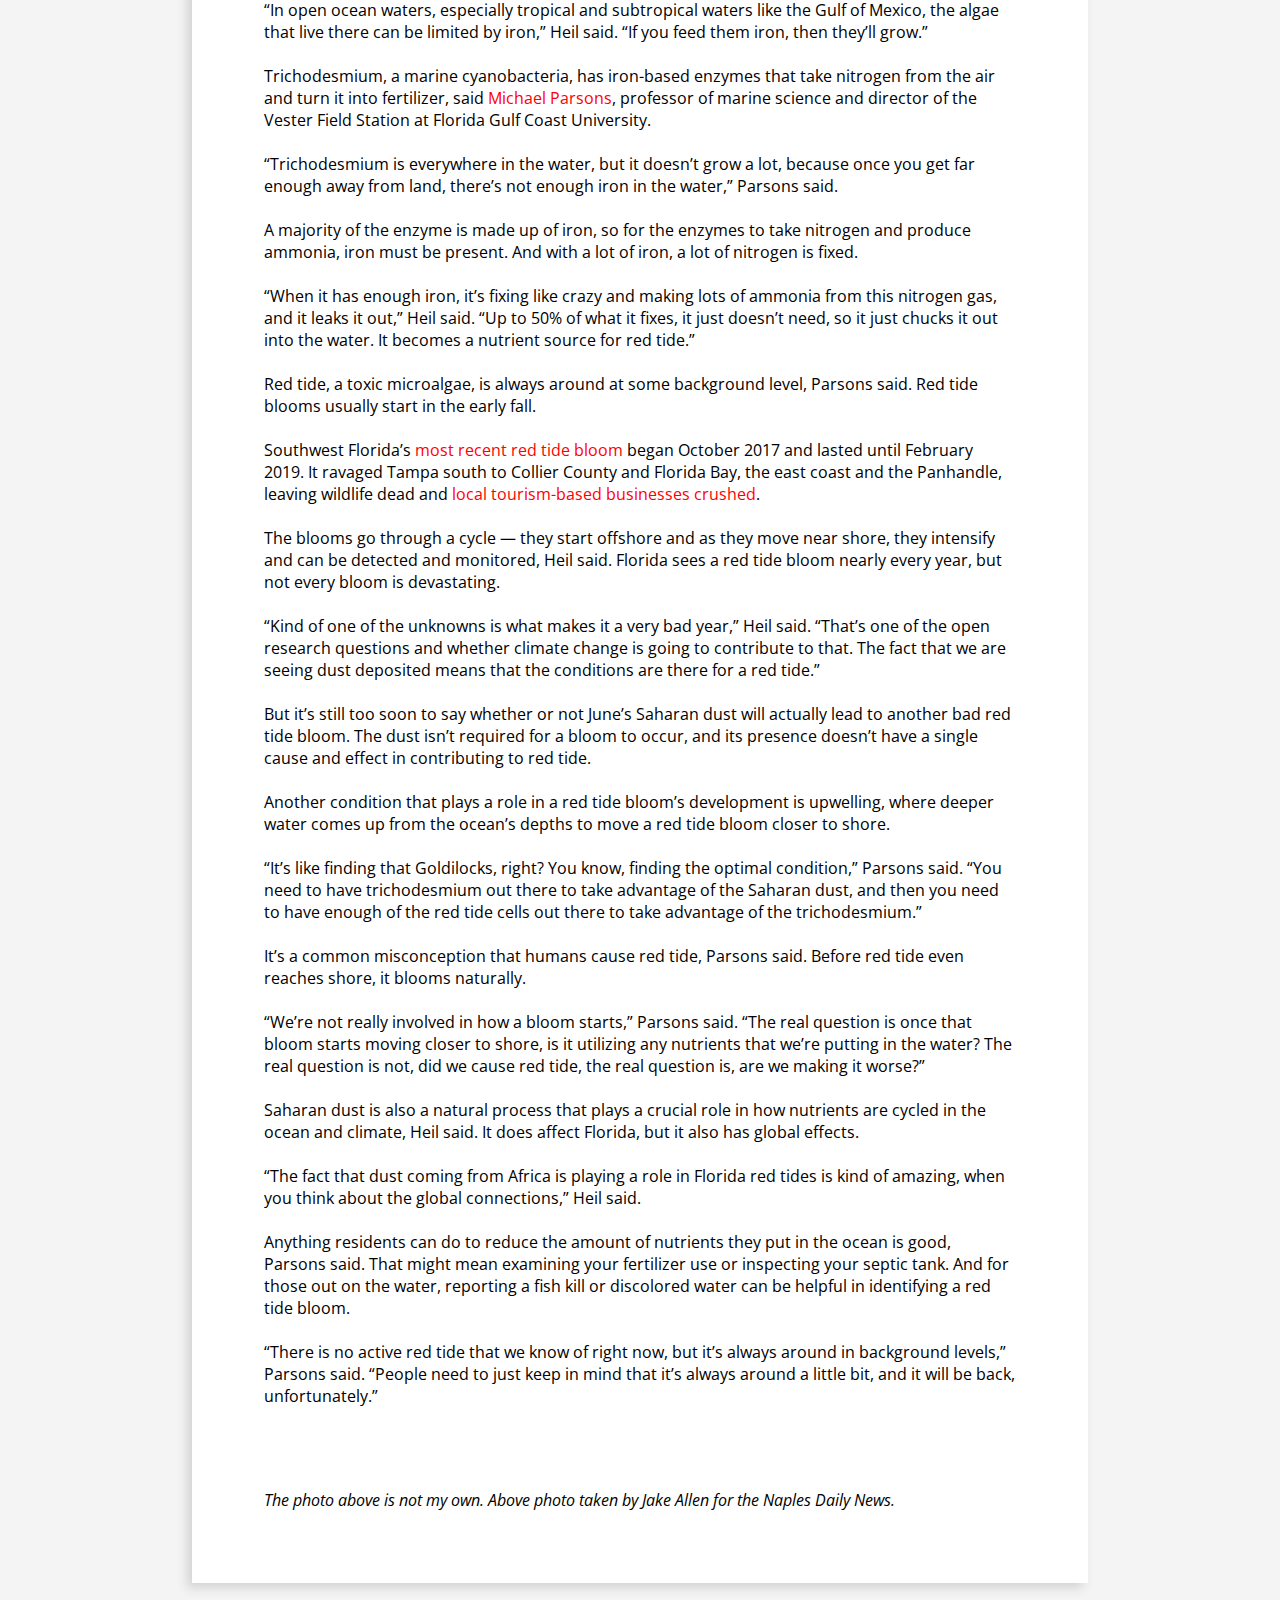
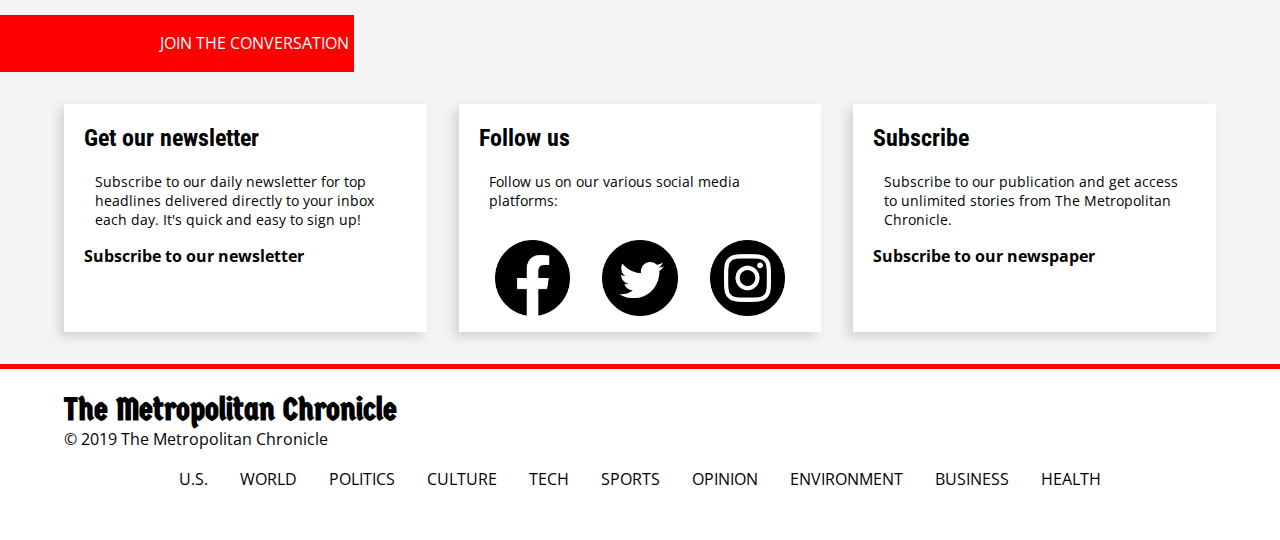
<file: articles/article-one.html>
<!doctype html>
<html>
<head>
<meta charset="UTF-8">
<title>June's Saharan dust setting up right conditions for red tide, but still too soon to tell</title>
<link href="../styles/styles.css" rel="stylesheet" type="text/css">
<link href="https://fonts.googleapis.com/css?family=Germania+One|Open+Sans:400,400i,700,700i|Roboto+Condensed:400,700&display=swap" rel="stylesheet">
</head>

<body>
	
	<header>
		<h1 class="masthead"><a href="../index.html">The Metropolitan Chronicle</a></h1>
		<div class="grid-container-header">
			<div class="grid">
				<p class="grid"><a href="../pages/about-page.html">About this website</a></p>
			</div>
			<div class="grid">
				<p class="italics">The news you need, right at your fingertips</p>
			</div>
			<div class="grid">
				<p>
					<span class="sign-in-header"><a href="../pages/sign-in-page.html">Sign in</a></span>
					<span class="subscribe-header"><a class="red" href="../pages/subscribe-page.html">Subscribe</a></span>
				</p>
			</div>
		</div>
		<nav class="nav-header">
			<ul>
				<li><a href="../pages/section-page.html">U.S.</a></li>
				<li><a href="../pages/section-page.html">World</a></li>
				<li><a href="../pages/section-page.html">Politics</a></li>
				<li><a href="../pages/section-page.html">Culture</a></li>
				<li><a href="../pages/section-page.html">Tech</a></li>
				<li><a href="../pages/section-page.html">Sports</a></li>
				<li><a href="../pages/section-page.html">Opinion</a></li>
				<li><a href="../pages/section-page.html">Environment</a></li>
				<li><a href="../pages/section-page.html">Business</a></li>
				<li><a href="../pages/section-page.html">Health</a></li>
			</ul>
		</nav>
	</header>
	
	
	<div class="main-body-article">
		<h3 class="headline">June's Saharan dust setting up right conditions for red tide, but still too soon to tell</h3>
		
		<img src="../assets/saharan-dust-img.jpg" class="article-photo" alt="A photo of a dead crab on the beach shore.">
		<p class="caption">A photo of a dead crab on the beach shore. Photo by Jake Allen for the Naples Daily News.</p>
		
		<div class="article-text">
		
			<p class="bold"><a class="red" href="mailto:madison.f.oconnor@gmail.com">Madison O'Connor</a> | Naples Daily News | Aug. 7, 2019</p>
						
			<br>
		
			<article>
				In June, a massive plume of Saharan dust made its way from Africa to Florida, bringing hazy skies and vibrant sunsets while warding off storms. But months after touching down, this dust could have an adverse effect.
				<br><br>
				According to researchers, this year’s iron-rich Saharan dust is setting up the right conditions for the start of a red tide bloom — but it’s still too soon to tell if there will be another devastating red tide in the near future.
				<br><br>
				“The fact that there are measurable amounts of iron dust means that it is setting up the conditions offshore for red tide right now,” said Cynthia Heil, director of <a class="red" href="https://mote.org/research/program/red-tide-institute">Mote Marine Laboratory’s Red Tide Institute</a>. “It doesn’t necessarily mean there will be one, but the odds are fairly good.”
				<br><br>
				Saharan dust is exactly what it sounds like – fine dust from the Sahara desert that gets kicked up into the upper atmosphere by storms in the late spring or early summer, Heil said. The dust rides the trade winds across the Atlantic Ocean to the Gulf of Mexico and other places.
				<br><br>
				But it’s not the dust itself that’s important, it’s the iron in the dust that’s key.
				<br><br>
				When deposited in open water, the iron essentially dissolves off of the dust, Heil said.
				<br><br>
				“In open ocean waters, especially tropical and subtropical waters like the Gulf of Mexico, the algae that live there can be limited by iron,” Heil said. “If you feed them iron, then they’ll grow.”
				<br><br>
				Trichodesmium, a marine cyanobacteria, has iron-based enzymes that take nitrogen from the air and turn it into fertilizer, said <a class="red" href="https://www.fgcu.edu/cas/centers/vestermarine/mikeparsons/">Michael Parsons</a>, professor of marine science and director of the Vester Field Station at Florida Gulf Coast University.
				<br><br>
				“Trichodesmium is everywhere in the water, but it doesn’t grow a lot, because once you get far enough away from land, there’s not enough iron in the water,” Parsons said.
				<br><br>
				A majority of the enzyme is made up of iron, so for the enzymes to take nitrogen and produce ammonia, iron must be present. And with a lot of iron, a lot of nitrogen is fixed.
				<br><br>
				“When it has enough iron, it’s fixing like crazy and making lots of ammonia from this nitrogen gas, and it leaks it out,” Heil said. “Up to 50% of what it fixes, it just doesn’t need, so it just chucks it out into the water. It becomes a nutrient source for red tide.”
				<br><br>
				Red tide, a toxic microalgae, is always around at some background level, Parsons said. Red tide blooms usually start in the early fall.
				<br><br>
				Southwest Florida’s <a class="red" href="https://www.naplesnews.com/story/news/2018/10/05/red-tide-gone-but-how-long-low-oxygen-water-may-keeping-away/1537359002/">most recent red tide bloom</a> began October 2017 and lasted until February 2019. It ravaged Tampa south to Collier County and Florida Bay, the east coast and the Panhandle, leaving wildlife dead and <a class="red" href="https://www.naplesnews.com/story/news/local/2018/10/09/red-tide-collier-county-tourism/1565816002/">local tourism-based businesses crushed</a>.
				<br><br>
				The blooms go through a cycle — they start offshore and as they move near shore, they intensify and can be detected and monitored, Heil said. Florida sees a red tide bloom nearly every year, but not every bloom is devastating.
				<br><br>
				“Kind of one of the unknowns is what makes it a very bad year,” Heil said. “That’s one of the open research questions and whether climate change is going to contribute to that. The fact that we are seeing dust deposited means that the conditions are there for a red tide.”
				<br><br>
				But it’s still too soon to say whether or not June’s Saharan dust will actually lead to another bad red tide bloom. The dust isn’t required for a bloom to occur, and its presence doesn’t have a single cause and effect in contributing to red tide.
				<br><br>
				Another condition that plays a role in a red tide bloom’s development is upwelling, where deeper water comes up from the ocean’s depths to move a red tide bloom closer to shore.
				<br><br>
				“It’s like finding that Goldilocks, right? You know, finding the optimal condition,” Parsons said. “You need to have trichodesmium out there to take advantage of the Saharan dust, and then you need to have enough of the red tide cells out there to take advantage of the trichodesmium.”
				<br><br>
				It’s a common misconception that humans cause red tide, Parsons said. Before red tide even reaches shore, it blooms naturally.
				<br><br>
				“We’re not really involved in how a bloom starts,” Parsons said. “The real question is once that bloom starts moving closer to shore, is it utilizing any nutrients that we’re putting in the water? The real question is not, did we cause red tide, the real question is, are we making it worse?”
				<br><br>
				Saharan dust is also a natural process that plays a crucial role in how nutrients are cycled in the ocean and climate, Heil said. It does affect Florida, but it also has global effects.
				<br><br>
				“The fact that dust coming from Africa is playing a role in Florida red tides is kind of amazing, when you think about the global connections,” Heil said.
				<br><br>
				Anything residents can do to reduce the amount of nutrients they put in the ocean is good, Parsons said. That might mean examining your fertilizer use or inspecting your septic tank. And for those out on the water, reporting a fish kill or discolored water can be helpful in identifying a red tide bloom.
				<br><br>
				“There is no active red tide that we know of right now, but it’s always around in background levels,” Parsons said. “People need to just keep in mind that it’s always around a little bit, and it will be back, unfortunately.”
				<br><br><br><br>
				<p class="italics">The photo above is not my own. Above photo taken by Jake Allen for the Naples Daily News.</p>
			</article>
		</div>
		</div>
	
	
	<div class="join-conversation">
		<p>Join the conversation</p>
	</div>
	
	<div class="connect-section">
		<div class="connect-box">
			<h2>Get our newsletter</h2>
			<p class="abstract">Subscribe to our daily newsletter for top headlines delivered directly to your inbox each day. It's quick and easy to sign up!</p>
			<p class="big-link"><a href="../pages/subscribe-page.html">Subscribe to our newsletter</a></p>
		</div>
		<div class="connect-box">
			<h2>Follow us</h2>
			<p class="abstract">Follow us on our various social media platforms:</p>
			
			<div class="flexbox-connect">
				<a class="icon" href="https://www.facebook.com/madison.oconnor.94">
					<img src="../assets/facebook-icon.png" alt="Facebook icon">
				</a>
				
				<a class="icon" href="https://twitter.com/madisonoconn">
					<img src="../assets/twitter-icon.png" alt="Twitter icon">
				</a>
				
				<a class="icon" href="https://www.instagram.com/madisonoconn/">
					<img src="../assets/instagram-icon.png" alt="Instagram icon">
				</a>
			</div>
		</div>
		<div class="connect-box">
			<h2>Subscribe</h2>
			<p class="abstract">Subscribe to our publication and get access to unlimited stories from The Metropolitan Chronicle.</p>
			<p class="big-link"><a href="../pages/subscribe-page.html">Subscribe to our newspaper</a></p>
		</div>
	</div>

<!--FOOTER-->	
	<footer>
			<h1 class="masthead-footer">The Metropolitan Chronicle</h1>
			<p>&copy; 2019 The Metropolitan Chronicle</p>
		<nav class="footer-nav">
			<ul>
				<li class="bottom-nav"><a href="../pages/section-page.html">U.S.</a></li>
				<li class="bottom-nav"><a href="../pages/section-page.html">World</a></li>
				<li class="bottom-nav"><a href="../pages/section-page.html">Politics</a></li>
				<li class="bottom-nav"><a href="../pages/section-page.html">Culture</a></li>
				<li class="bottom-nav"><a href="../pages/section-page.html">Tech</a></li>
				<li class="bottom-nav"><a href="../pages/section-page.html">Sports</a></li>
				<li class="bottom-nav"><a href="../pages/section-page.html">Opinion</a></li>
				<li class="bottom-nav"><a href="../pages/section-page.html">Environment</a></li>
				<li class="bottom-nav"><a href="../pages/section-page.html">Business</a></li>
				<li class="bottom-nav"><a href="../pages/section-page.html">Health</a></li>
			</ul>
		</nav>
	</footer>
	
</body>
</html>
</file>
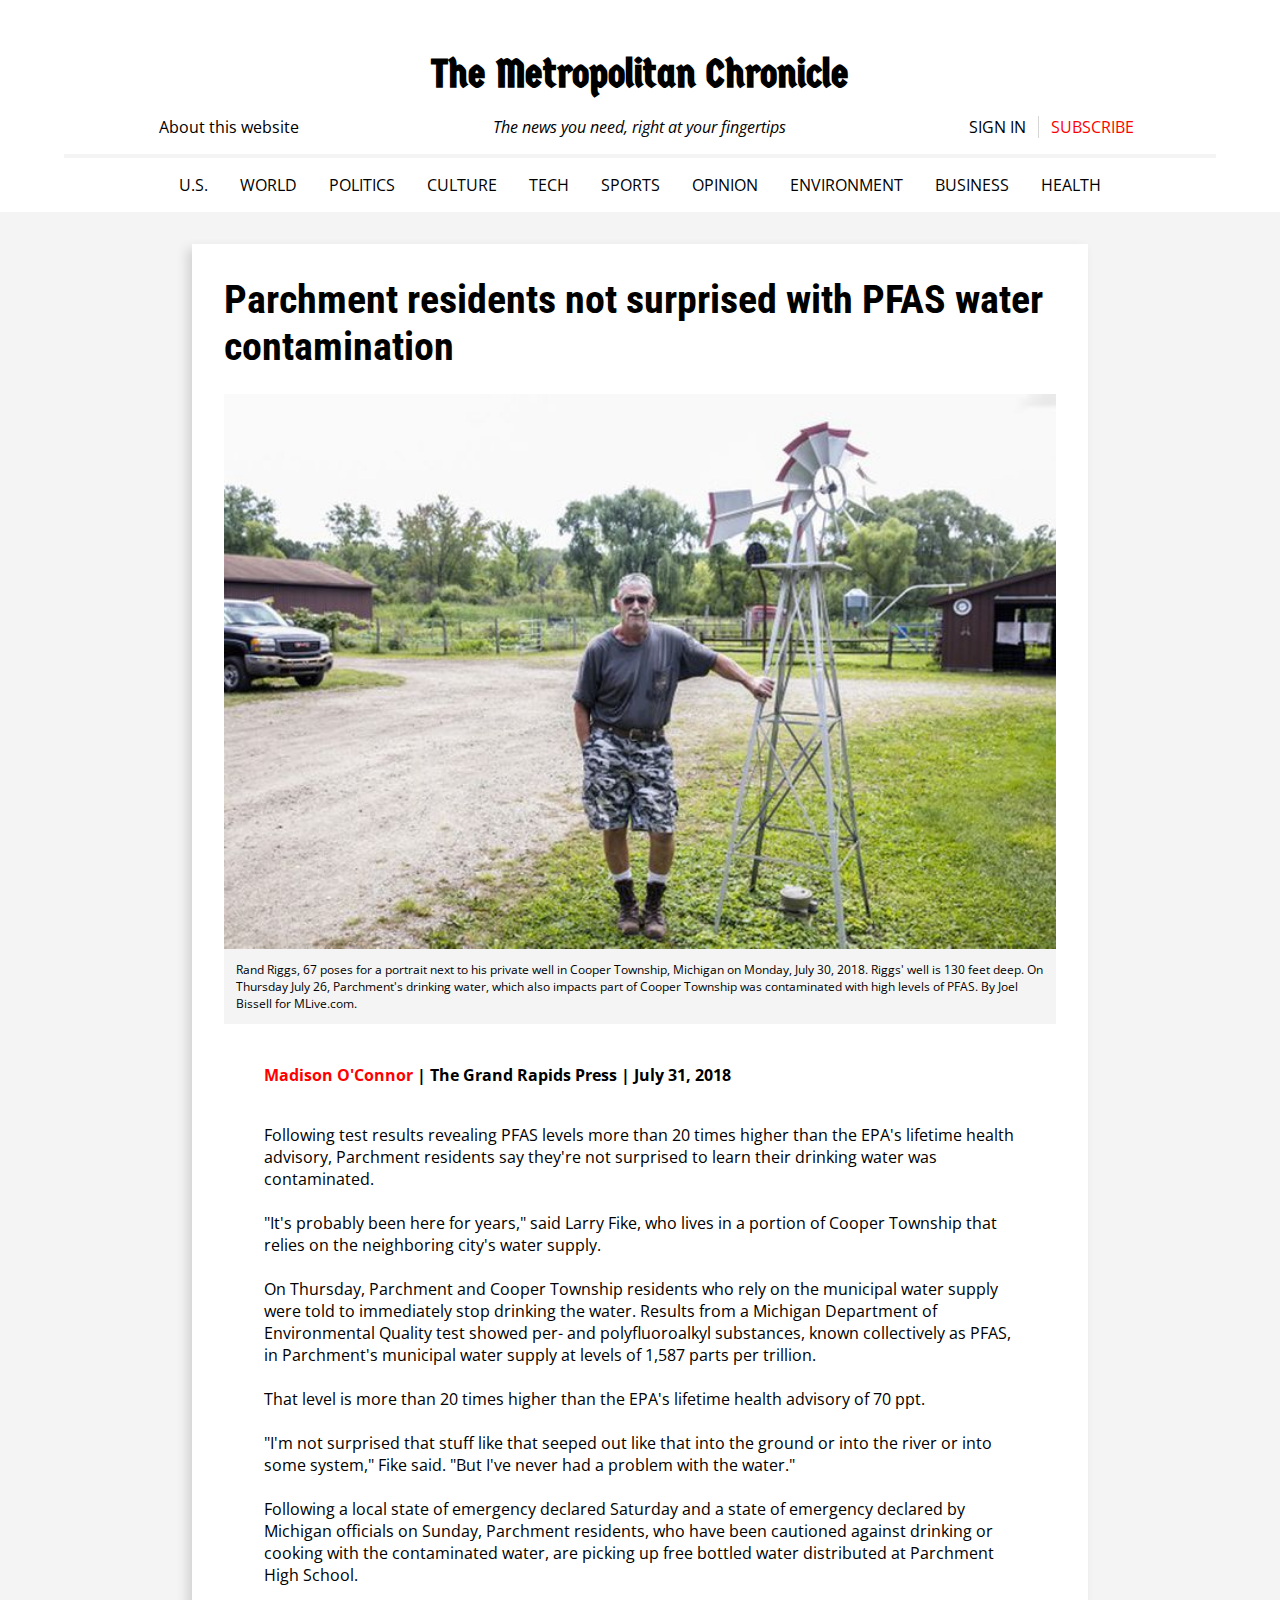
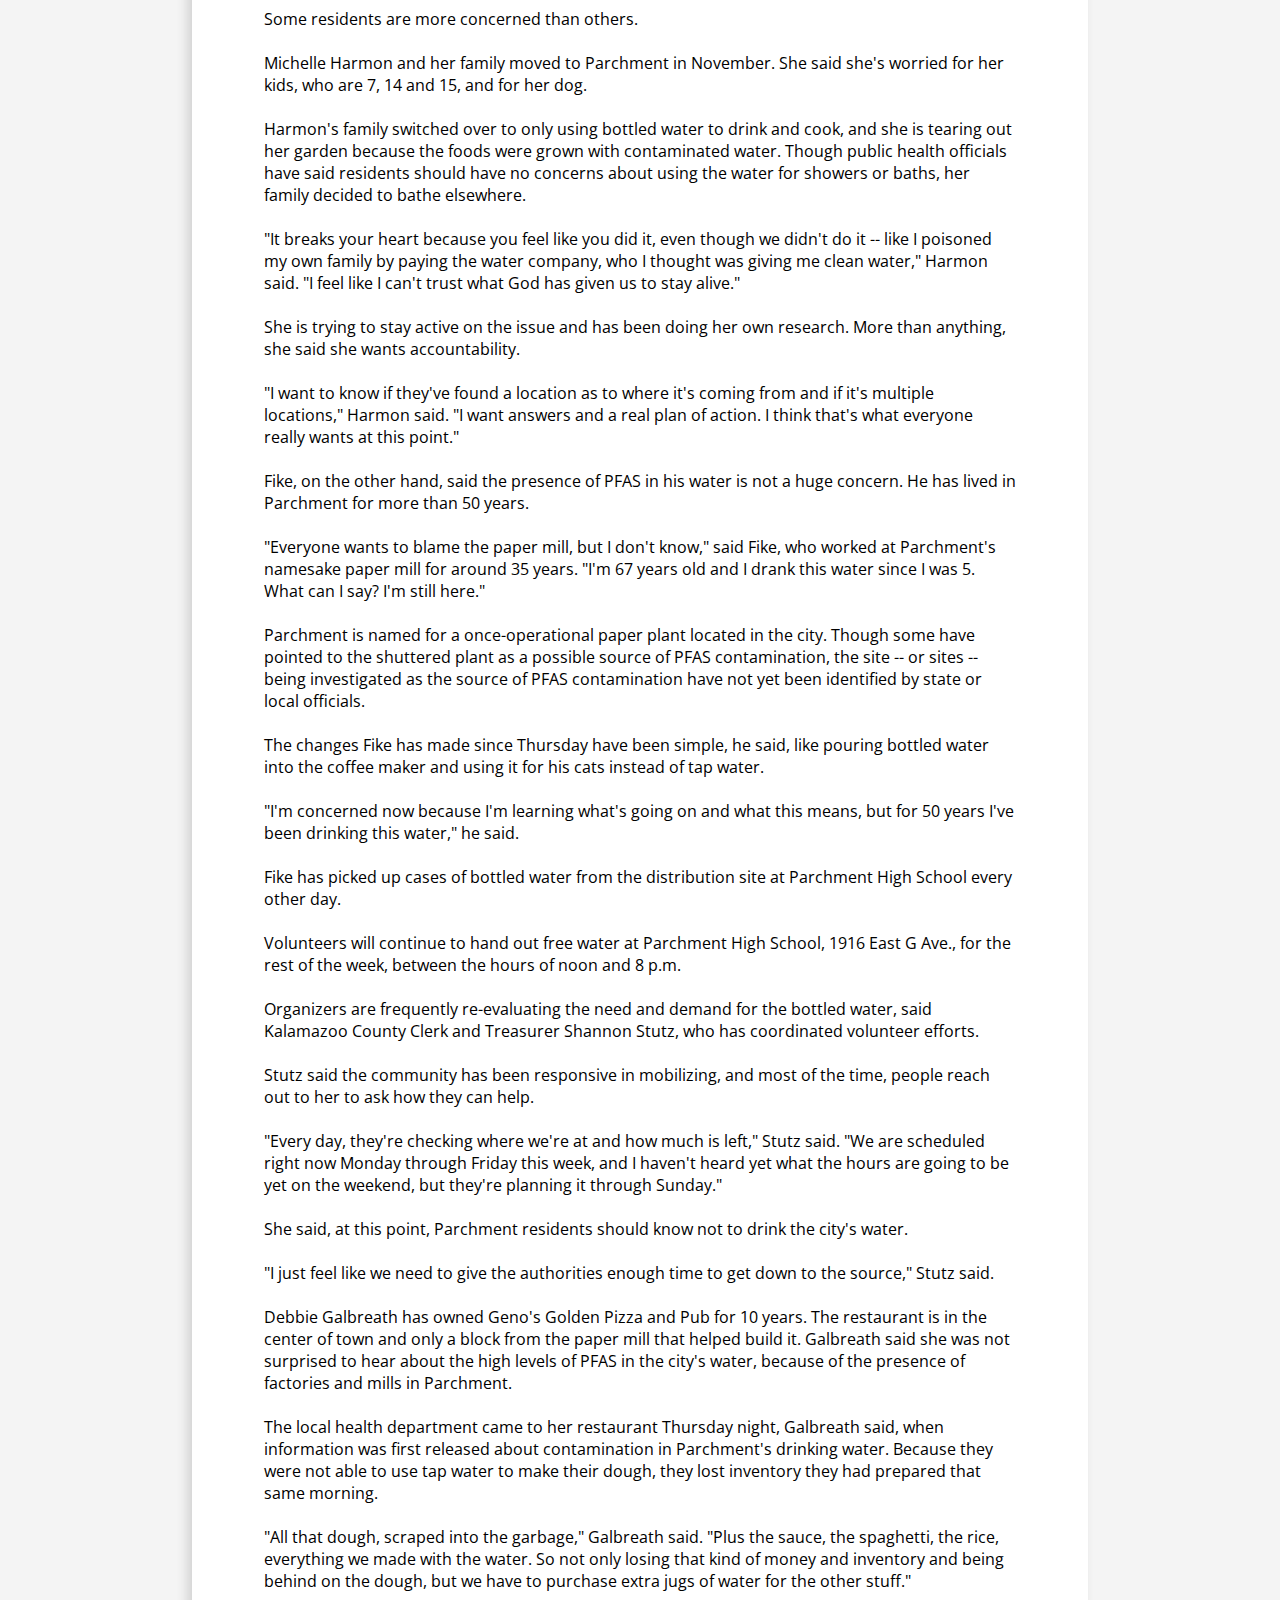
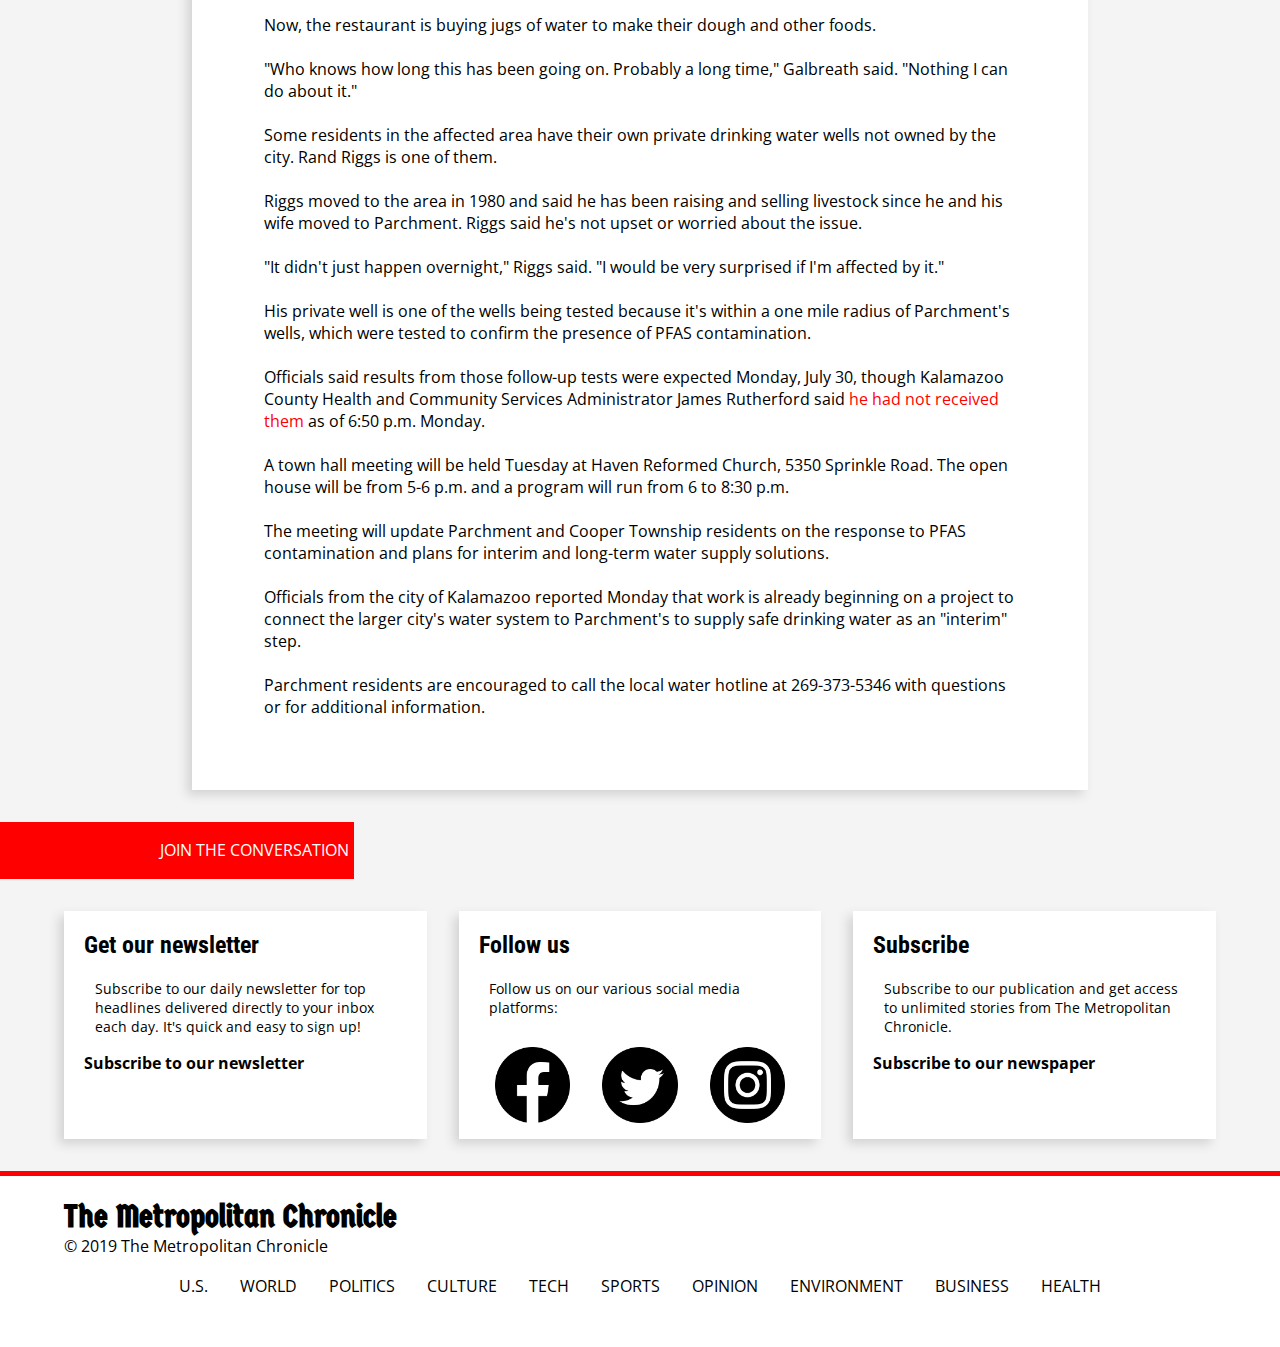
<file: articles/article-six.html>
<!doctype html>
<html>
<head>
<meta charset="UTF-8">
<title>Parchment residents not surprised with PFAS water contamination</title>
<link href="../styles/styles.css" rel="stylesheet" type="text/css">
<link href="https://fonts.googleapis.com/css?family=Germania+One|Open+Sans:400,400i,700,700i|Roboto+Condensed:400,700&display=swap" rel="stylesheet">
</head>

<body>
	
	<header>
		<h1 class="masthead"><a href="../index.html">The Metropolitan Chronicle</a></h1>
		<div class="grid-container-header">
			<div class="grid">
				<p class="grid"><a href="../pages/about-page.html">About this website</a></p>
			</div>
			<div class="grid">
				<p class="italics">The news you need, right at your fingertips</p>
			</div>
			<div class="grid">
				<p>
					<span class="sign-in-header"><a href="../pages/sign-in-page.html">Sign in</a></span>
					<span class="subscribe-header"><a class="red" href="../pages/subscribe-page.html">Subscribe</a></span>
				</p>
			</div>
		</div>
		<nav class="nav-header">
			<ul>
				<li><a href="../pages/section-page.html">U.S.</a></li>
				<li><a href="../pages/section-page.html">World</a></li>
				<li><a href="../pages/section-page.html">Politics</a></li>
				<li><a href="../pages/section-page.html">Culture</a></li>
				<li><a href="../pages/section-page.html">Tech</a></li>
				<li><a href="../pages/section-page.html">Sports</a></li>
				<li><a href="../pages/section-page.html">Opinion</a></li>
				<li><a href="../pages/section-page.html">Environment</a></li>
				<li><a href="../pages/section-page.html">Business</a></li>
				<li><a href="../pages/section-page.html">Health</a></li>
			</ul>
		</nav>
	</header>
	
	
	<div class="main-body-article">
		<h3 class="headline">Parchment residents not surprised with PFAS water contamination</h3>
		
		<img src="../assets/parchment-pfas-img.jpg" class="article-photo" alt="A group of people celebrate at an event.">
		<p class="caption">Rand Riggs, 67 poses for a portrait next to his private well in Cooper Township, Michigan on Monday, July 30, 2018. Riggs' well is 130 feet deep. On Thursday July 26, Parchment's drinking water, which also impacts part of Cooper Township was contaminated with high levels of PFAS. By Joel Bissell for MLive.com.</p>
		
		<div class="article-text">
		
			<p class="bold"><a class="red" href="mailto:madison.f.oconnor@gmail.com">Madison O'Connor</a> | The Grand Rapids Press | July 31, 2018</p>
						
			<br>
		
			<article>
				Following test results revealing PFAS levels more than 20 times higher than the EPA's lifetime health advisory, Parchment residents say they're not surprised to learn their drinking water was contaminated.
				<br><br>
				"It's probably been here for years," said Larry Fike, who lives in a portion of Cooper Township that relies on the neighboring city's water supply.
				<br><br>
				On Thursday, Parchment and Cooper Township residents who rely on the municipal water supply were told to immediately stop drinking the water. Results from a Michigan Department of Environmental Quality test showed per- and polyfluoroalkyl substances, known collectively as PFAS, in Parchment's municipal water supply at levels of 1,587 parts per trillion.
				<br><br>
				That level is more than 20 times higher than the EPA's lifetime health advisory of 70 ppt.
				<br><br>
				"I'm not surprised that stuff like that seeped out like that into the ground or into the river or into some system," Fike said. "But I've never had a problem with the water."
				<br><br>
				Following a local state of emergency declared Saturday and a state of emergency declared by Michigan officials on Sunday, Parchment residents, who have been cautioned against drinking or cooking with the contaminated water, are picking up free bottled water distributed at Parchment High School.
				<br><br>
				Some residents are more concerned than others.
				<br><br>
				Michelle Harmon and her family moved to Parchment in November. She said she's worried for her kids, who are 7, 14 and 15, and for her dog.
				<br><br>
				Harmon's family switched over to only using bottled water to drink and cook, and she is tearing out her garden because the foods were grown with contaminated water. Though public health officials have said residents should have no concerns about using the water for showers or baths, her family decided to bathe elsewhere.
				<br><br>
				"It breaks your heart because you feel like you did it, even though we didn't do it -- like I poisoned my own family by paying the water company, who I thought was giving me clean water," Harmon said. "I feel like I can't trust what God has given us to stay alive."
				<br><br>
				She is trying to stay active on the issue and has been doing her own research. More than anything, she said she wants accountability.
				<br><br>
				"I want to know if they've found a location as to where it's coming from and if it's multiple locations," Harmon said. "I want answers and a real plan of action. I think that's what everyone really wants at this point."
				<br><br>
				Fike, on the other hand, said the presence of PFAS in his water is not a huge concern. He has lived in Parchment for more than 50 years.
				<br><br>
				"Everyone wants to blame the paper mill, but I don't know," said Fike, who worked at Parchment's namesake paper mill for around 35 years. "I'm 67 years old and I drank this water since I was 5. What can I say? I'm still here."
				<br><br>
				Parchment is named for a once-operational paper plant located in the city. Though some have pointed to the shuttered plant as a possible source of PFAS contamination, the site -- or sites -- being investigated as the source of PFAS contamination have not yet been identified by state or local officials.
				<br><br>
				The changes Fike has made since Thursday have been simple, he said, like pouring bottled water into the coffee maker and using it for his cats instead of tap water.
				<br><br>
				"I'm concerned now because I'm learning what's going on and what this means, but for 50 years I've been drinking this water," he said.
				<br><br>
				Fike has picked up cases of bottled water from the distribution site at Parchment High School every other day.
				<br><br>
				Volunteers will continue to hand out free water at Parchment High School, 1916 East G Ave., for the rest of the week, between the hours of noon and 8 p.m.
				<br><br>
				Organizers are frequently re-evaluating the need and demand for the bottled water, said Kalamazoo County Clerk and Treasurer Shannon Stutz, who has coordinated volunteer efforts.
				<br><br>
				Stutz said the community has been responsive in mobilizing, and most of the time, people reach out to her to ask how they can help.
				<br><br>
				"Every day, they're checking where we're at and how much is left," Stutz said. "We are scheduled right now Monday through Friday this week, and I haven't heard yet what the hours are going to be yet on the weekend, but they're planning it through Sunday."
				<br><br>
				She said, at this point, Parchment residents should know not to drink the city's water.
				<br><br>
				"I just feel like we need to give the authorities enough time to get down to the source," Stutz said.
				<br><br>
				Debbie Galbreath has owned Geno's Golden Pizza and Pub for 10 years. The restaurant is in the center of town and only a block from the paper mill that helped build it. Galbreath said she was not surprised to hear about the high levels of PFAS in the city's water, because of the presence of factories and mills in Parchment.
				<br><br>
				The local health department came to her restaurant Thursday night, Galbreath said, when information was first released about contamination in Parchment's drinking water. Because they were not able to use tap water to make their dough, they lost inventory they had prepared that same morning.
				<br><br>
				"All that dough, scraped into the garbage," Galbreath said. "Plus the sauce, the spaghetti, the rice, everything we made with the water. So not only losing that kind of money and inventory and being behind on the dough, but we have to purchase extra jugs of water for the other stuff."
				<br><br>
				Now, the restaurant is buying jugs of water to make their dough and other foods.
				<br><br>
				"Who knows how long this has been going on. Probably a long time," Galbreath said. "Nothing I can do about it."
				<br><br>
				Some residents in the affected area have their own private drinking water wells not owned by the city. Rand Riggs is one of them.
				<br><br>
				Riggs moved to the area in 1980 and said he has been raising and selling livestock since he and his wife moved to Parchment. Riggs said he's not upset or worried about the issue.
				<br><br>
				"It didn't just happen overnight," Riggs said. "I would be very surprised if I'm affected by it."
				<br><br>
				His private well is one of the wells being tested because it's within a one mile radius of Parchment's wells, which were tested to confirm the presence of PFAS contamination.
				<br><br>
				Officials said results from those follow-up tests were expected Monday, July 30, though Kalamazoo County Health and Community Services Administrator James Rutherford said <a class="red" href="https://www.mlive.com/news/kalamazoo/2018/07/parchment_pfas_well_results.html">he had not received them</a> as of 6:50 p.m. Monday.
				<br><br>
				A town hall meeting will be held Tuesday at Haven Reformed Church, 5350 Sprinkle Road. The open house will be from 5-6 p.m. and a program will run from 6 to 8:30 p.m.
				<br><br>
				The meeting will update Parchment and Cooper Township residents on the response to PFAS contamination and plans for interim and long-term water supply solutions.
				<br><br>
				Officials from the city of Kalamazoo reported Monday that work is already beginning on a project to connect the larger city's water system to Parchment's to supply safe drinking water as an "interim" step.
				<br><br>
				Parchment residents are encouraged to call the local water hotline at 269-373-5346 with questions or for additional information.
			</article>
		</div>
		</div>
	
	
	<div class="join-conversation">
		<p>Join the conversation</p>
	</div>
	
	<div class="connect-section">
		<div class="connect-box">
			<h2>Get our newsletter</h2>
			<p class="abstract">Subscribe to our daily newsletter for top headlines delivered directly to your inbox each day. It's quick and easy to sign up!</p>
			<p class="big-link"><a href="../pages/subscribe-page.html">Subscribe to our newsletter</a></p>
		</div>
		<div class="connect-box">
			<h2>Follow us</h2>
			<p class="abstract">Follow us on our various social media platforms:</p>
			
			<div class="flexbox-connect">
				<a class="icon" href="https://www.facebook.com/madison.oconnor.94">
					<img src="../assets/facebook-icon.png" alt="Facebook icon">
				</a>
				
				<a class="icon" href="https://twitter.com/madisonoconn">
					<img src="../assets/twitter-icon.png" alt="Twitter icon">
				</a>
				
				<a class="icon" href="https://www.instagram.com/madisonoconn/">
					<img src="../assets/instagram-icon.png" alt="Instagram icon">
				</a>
			</div>
		</div>
		<div class="connect-box">
			<h2>Subscribe</h2>
			<p class="abstract">Subscribe to our publication and get access to unlimited stories from The Metropolitan Chronicle.</p>
			<p class="big-link"><a href="../pages/subscribe-page.html">Subscribe to our newspaper</a></p>
		</div>
	</div>

<!--FOOTER-->	
	<footer>
			<h1 class="masthead-footer">The Metropolitan Chronicle</h1>
			<p>&copy; 2019 The Metropolitan Chronicle</p>
		<nav class="footer-nav">
			<ul>
				<li class="bottom-nav"><a href="../pages/section-page.html">U.S.</a></li>
				<li class="bottom-nav"><a href="../pages/section-page.html">World</a></li>
				<li class="bottom-nav"><a href="../pages/section-page.html">Politics</a></li>
				<li class="bottom-nav"><a href="../pages/section-page.html">Culture</a></li>
				<li class="bottom-nav"><a href="../pages/section-page.html">Tech</a></li>
				<li class="bottom-nav"><a href="../pages/section-page.html">Sports</a></li>
				<li class="bottom-nav"><a href="../pages/section-page.html">Opinion</a></li>
				<li class="bottom-nav"><a href="../pages/section-page.html">Environment</a></li>
				<li class="bottom-nav"><a href="../pages/section-page.html">Business</a></li>
				<li class="bottom-nav"><a href="../pages/section-page.html">Health</a></li>
			</ul>
		</nav>
	</footer>
	
</body>
</html>
</file>
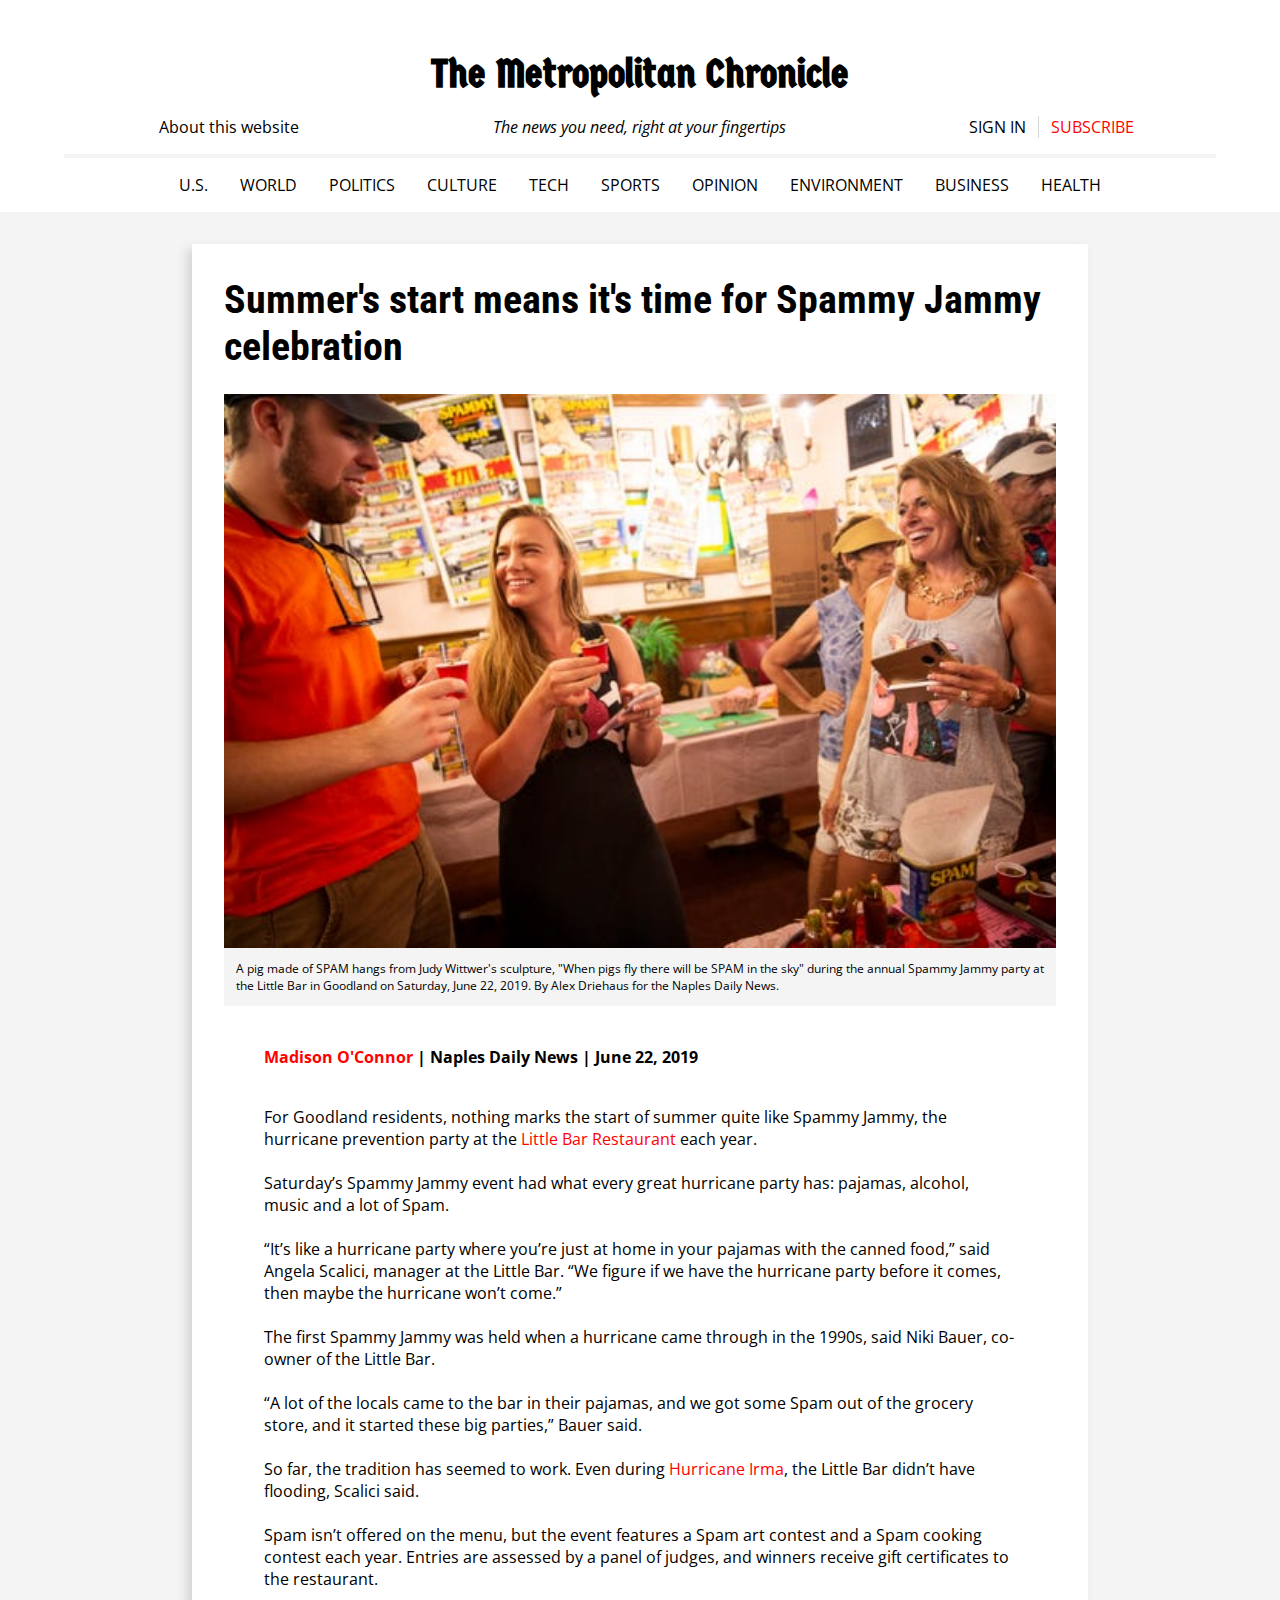
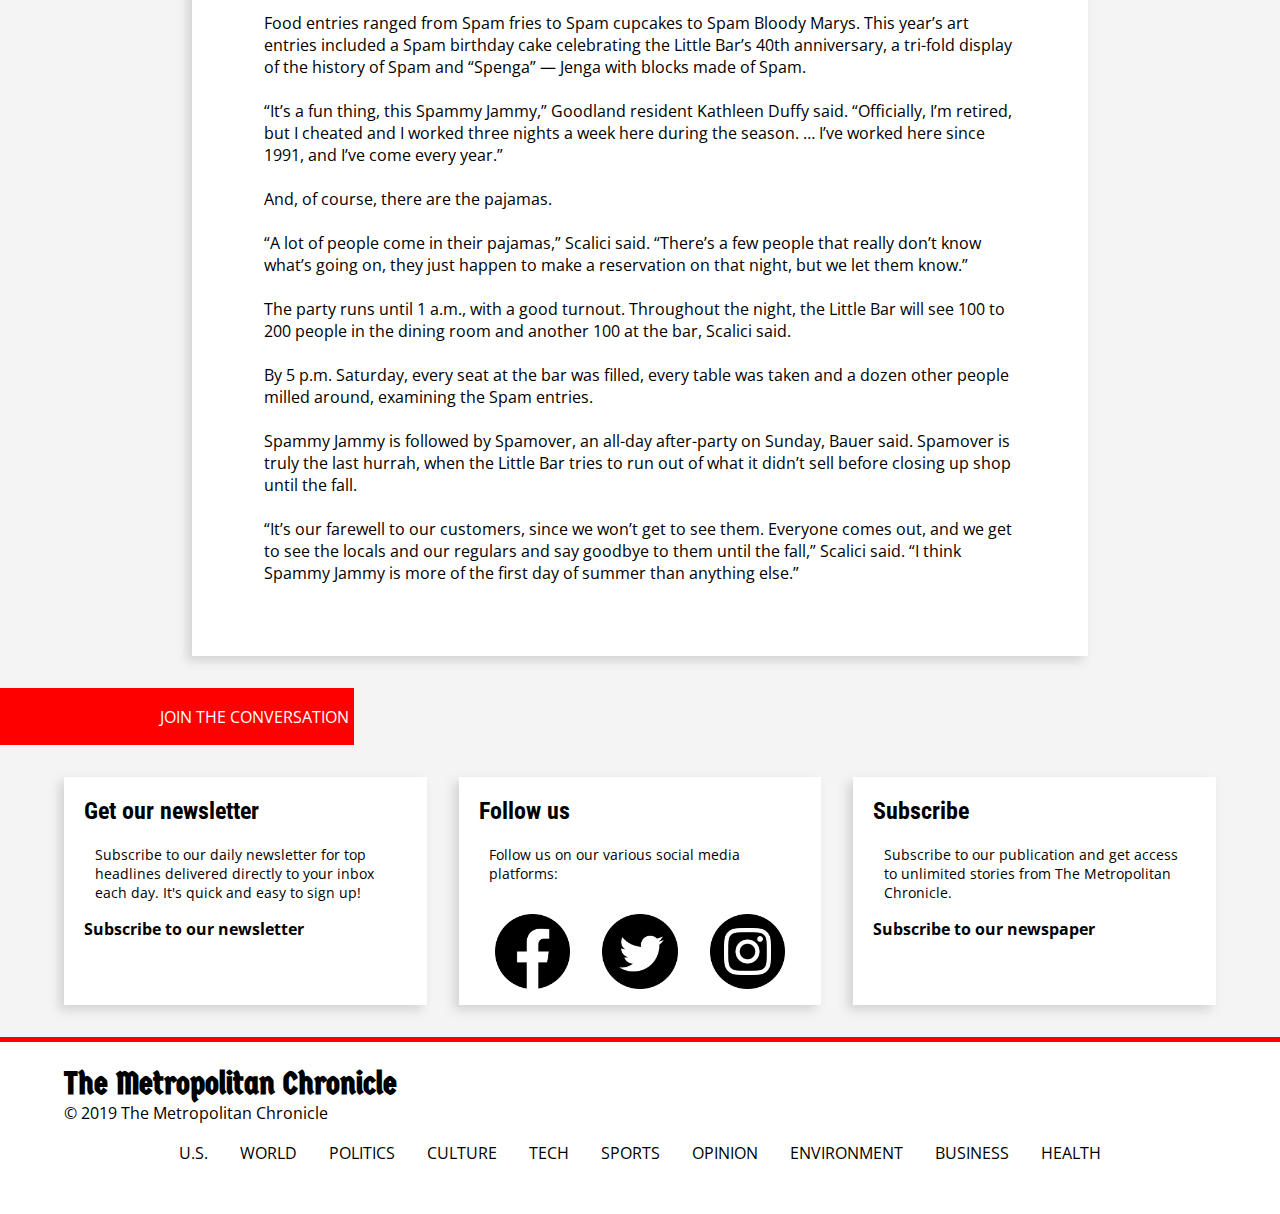
<file: articles/article-three.html>
<!doctype html>
<html>
<head>
<meta charset="UTF-8">
<title>Summer's start means it's time for Spammy Jammy celebration</title>
<link href="../styles/styles.css" rel="stylesheet" type="text/css">
<link href="https://fonts.googleapis.com/css?family=Germania+One|Open+Sans:400,400i,700,700i|Roboto+Condensed:400,700&display=swap" rel="stylesheet">
</head>

<body>
	
	<header>
		<h1 class="masthead"><a href="../index.html">The Metropolitan Chronicle</a></h1>
		<div class="grid-container-header">
			<div class="grid">
				<p class="grid"><a href="../pages/about-page.html">About this website</a></p>
			</div>
			<div class="grid">
				<p class="italics">The news you need, right at your fingertips</p>
			</div>
			<div class="grid">
				<p>
					<span class="sign-in-header"><a href="../pages/sign-in-page.html">Sign in</a></span>
					<span class="subscribe-header"><a class="red" href="../pages/subscribe-page.html">Subscribe</a></span>
				</p>
			</div>
		</div>
		<nav class="nav-header">
			<ul>
				<li><a href="../pages/section-page.html">U.S.</a></li>
				<li><a href="../pages/section-page.html">World</a></li>
				<li><a href="../pages/section-page.html">Politics</a></li>
				<li><a href="../pages/section-page.html">Culture</a></li>
				<li><a href="../pages/section-page.html">Tech</a></li>
				<li><a href="../pages/section-page.html">Sports</a></li>
				<li><a href="../pages/section-page.html">Opinion</a></li>
				<li><a href="../pages/section-page.html">Environment</a></li>
				<li><a href="../pages/section-page.html">Business</a></li>
				<li><a href="../pages/section-page.html">Health</a></li>
			</ul>
		</nav>
	</header>
	
	
	<div class="main-body-article">
		<h3 class="headline">Summer's start means it's time for Spammy Jammy celebration</h3>
		
		<img src="../assets/spammy-jammy-img.jpg" class="article-photo" alt="A group of people celebrate at an event.">
		<p class="caption">A pig made of SPAM hangs from Judy Wittwer's sculpture, "When pigs fly there will be SPAM in the sky" during the annual Spammy Jammy party at the Little Bar in Goodland on Saturday, June 22, 2019. By Alex Driehaus for the Naples Daily News.</p>
		
		<div class="article-text">
		
			<p class="bold"><a class="red" href="mailto:madison.f.oconnor@gmail.com">Madison O'Connor</a> | Naples Daily News | June 22, 2019</p>
						
			<br>
		
			<article>
				For Goodland residents, nothing marks the start of summer quite like Spammy Jammy, the hurricane prevention party at the <a class="red" href="http://www.littlebarrestaurant.com/">Little Bar Restaurant</a> each year.
				<br><br>
				Saturday’s Spammy Jammy event had what every great hurricane party has: pajamas, alcohol, music and a lot of Spam.
				<br><br>
				“It’s like a hurricane party where you’re just at home in your pajamas with the canned food,” said Angela Scalici, manager at the Little Bar. “We figure if we have the hurricane party before it comes, then maybe the hurricane won’t come.”
				<br><br>
				The first Spammy Jammy was held when a hurricane came through in the 1990s, said Niki Bauer, co-owner of the Little Bar.
				<br><br>
				“A lot of the locals came to the bar in their pajamas, and we got some Spam out of the grocery store, and it started these big parties,” Bauer said.
				<br><br>
				So far, the tradition has seemed to work. Even during <a class="red" href="https://www.naplesnews.com/story/weather/hurricanes/2018/09/07/hurricane-irma-one-year-later-naples-marco-island-florida/1224427002/">Hurricane Irma</a>, the Little Bar didn’t have flooding, Scalici said.
				<br><br>
				Spam isn’t offered on the menu, but the event features a Spam art contest and a Spam cooking contest each year. Entries are assessed by a panel of judges, and winners receive gift certificates to the restaurant.
				<br><br>
				Food entries ranged from Spam fries to Spam cupcakes to Spam Bloody Marys. This year’s art entries included a Spam birthday cake celebrating the Little Bar’s 40th anniversary, a tri-fold display of the history of Spam and “Spenga” — Jenga with blocks made of Spam.
				<br><br>
				“It’s a fun thing, this Spammy Jammy,” Goodland resident Kathleen Duffy said. “Officially, I’m retired, but I cheated and I worked three nights a week here during the season. … I’ve worked here since 1991, and I’ve come every year.”
				<br><br>
				And, of course, there are the pajamas.
				<br><br>
				“A lot of people come in their pajamas,” Scalici said. “There’s a few people that really don’t know what’s going on, they just happen to make a reservation on that night, but we let them know.”
				<br><br>
				The party runs until 1 a.m., with a good turnout. Throughout the night, the Little Bar will see 100 to 200 people in the dining room and another 100 at the bar, Scalici said.
				<br><br>
				By 5 p.m. Saturday, every seat at the bar was filled, every table was taken and a dozen other people milled around, examining the Spam entries.
				<br><br>
				Spammy Jammy is followed by Spamover, an all-day after-party on Sunday, Bauer said. Spamover is truly the last hurrah, when the Little Bar tries to run out of what it didn’t sell before closing up shop until the fall.
				<br><br>
				“It’s our farewell to our customers, since we won’t get to see them. Everyone comes out, and we get to see the locals and our regulars and say goodbye to them until the fall,” Scalici said. “I think Spammy Jammy is more of the first day of summer than anything else.”
			</article>
		</div>
		</div>
	
	
	<div class="join-conversation">
		<p>Join the conversation</p>
	</div>
	
	<div class="connect-section">
		<div class="connect-box">
			<h2>Get our newsletter</h2>
			<p class="abstract">Subscribe to our daily newsletter for top headlines delivered directly to your inbox each day. It's quick and easy to sign up!</p>
			<p class="big-link"><a href="../pages/subscribe-page.html">Subscribe to our newsletter</a></p>
		</div>
		<div class="connect-box">
			<h2>Follow us</h2>
			<p class="abstract">Follow us on our various social media platforms:</p>
			
			<div class="flexbox-connect">
				<a class="icon" href="https://www.facebook.com/madison.oconnor.94">
					<img src="../assets/facebook-icon.png" alt="Facebook icon">
				</a>
				
				<a class="icon" href="https://twitter.com/madisonoconn">
					<img src="../assets/twitter-icon.png" alt="Twitter icon">
				</a>
				
				<a class="icon" href="https://www.instagram.com/madisonoconn/">
					<img src="../assets/instagram-icon.png" alt="Instagram icon">
				</a>
			</div>
		</div>
		<div class="connect-box">
			<h2>Subscribe</h2>
			<p class="abstract">Subscribe to our publication and get access to unlimited stories from The Metropolitan Chronicle.</p>
			<p class="big-link"><a href="../pages/subscribe-page.html">Subscribe to our newspaper</a></p>
		</div>
	</div>

<!--FOOTER-->	
	<footer>
			<h1 class="masthead-footer">The Metropolitan Chronicle</h1>
			<p>&copy; 2019 The Metropolitan Chronicle</p>
		<nav class="footer-nav">
			<ul>
				<li class="bottom-nav"><a href="../pages/section-page.html">U.S.</a></li>
				<li class="bottom-nav"><a href="../pages/section-page.html">World</a></li>
				<li class="bottom-nav"><a href="../pages/section-page.html">Politics</a></li>
				<li class="bottom-nav"><a href="../pages/section-page.html">Culture</a></li>
				<li class="bottom-nav"><a href="../pages/section-page.html">Tech</a></li>
				<li class="bottom-nav"><a href="../pages/section-page.html">Sports</a></li>
				<li class="bottom-nav"><a href="../pages/section-page.html">Opinion</a></li>
				<li class="bottom-nav"><a href="../pages/section-page.html">Environment</a></li>
				<li class="bottom-nav"><a href="../pages/section-page.html">Business</a></li>
				<li class="bottom-nav"><a href="../pages/section-page.html">Health</a></li>
			</ul>
		</nav>
	</footer>
	
</body>
</html>
</file>
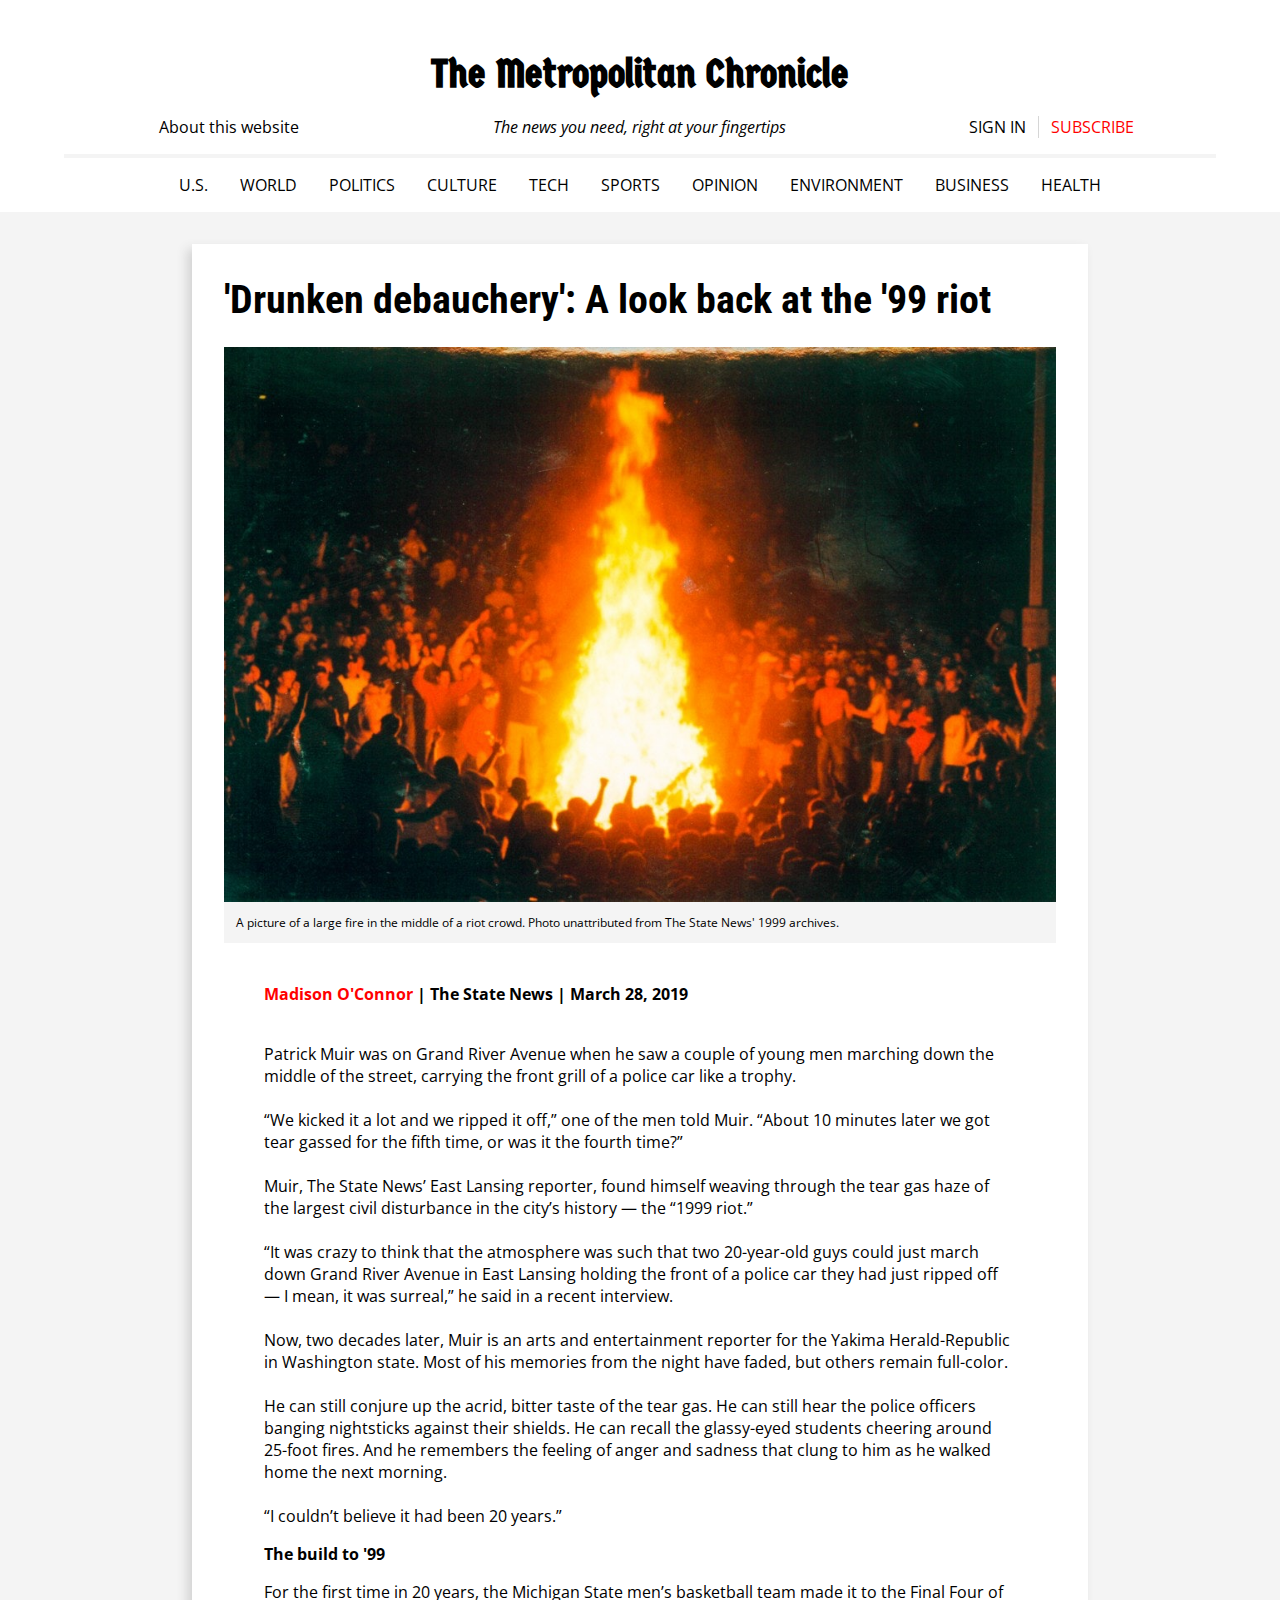
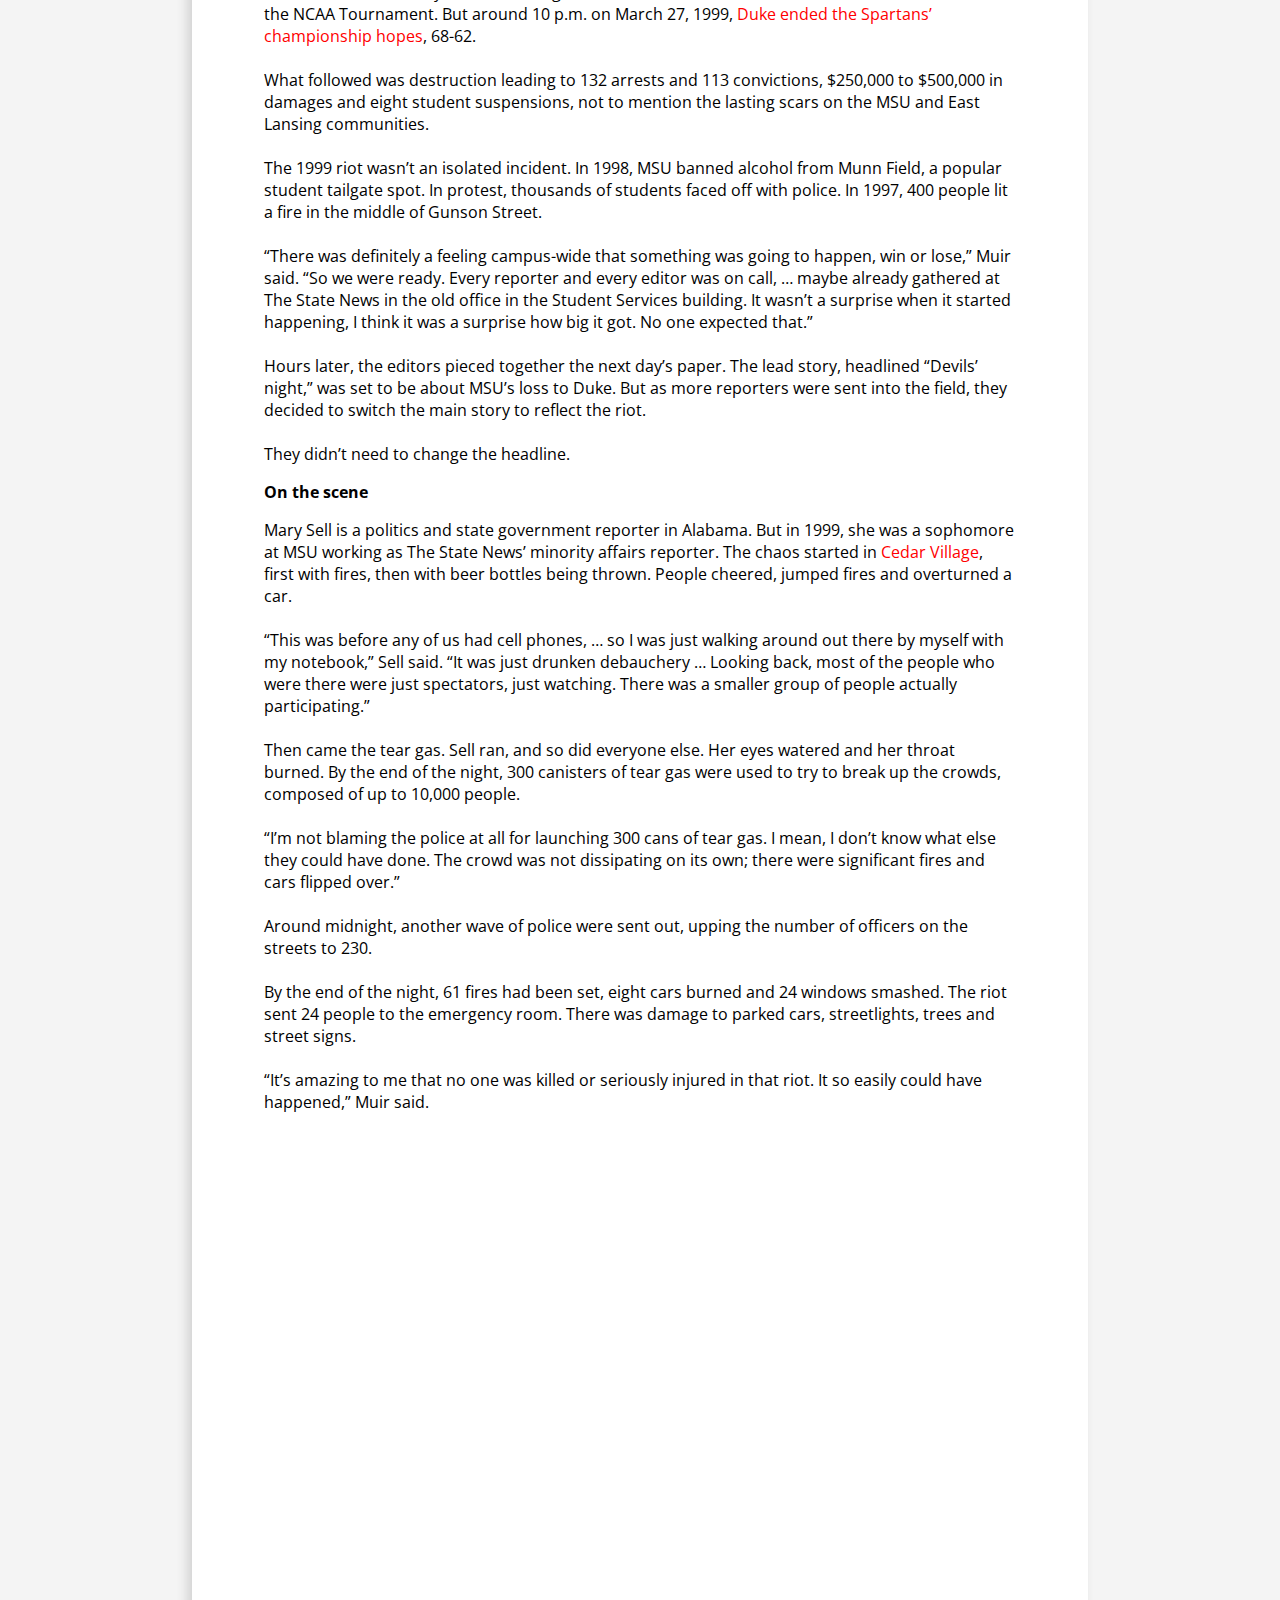
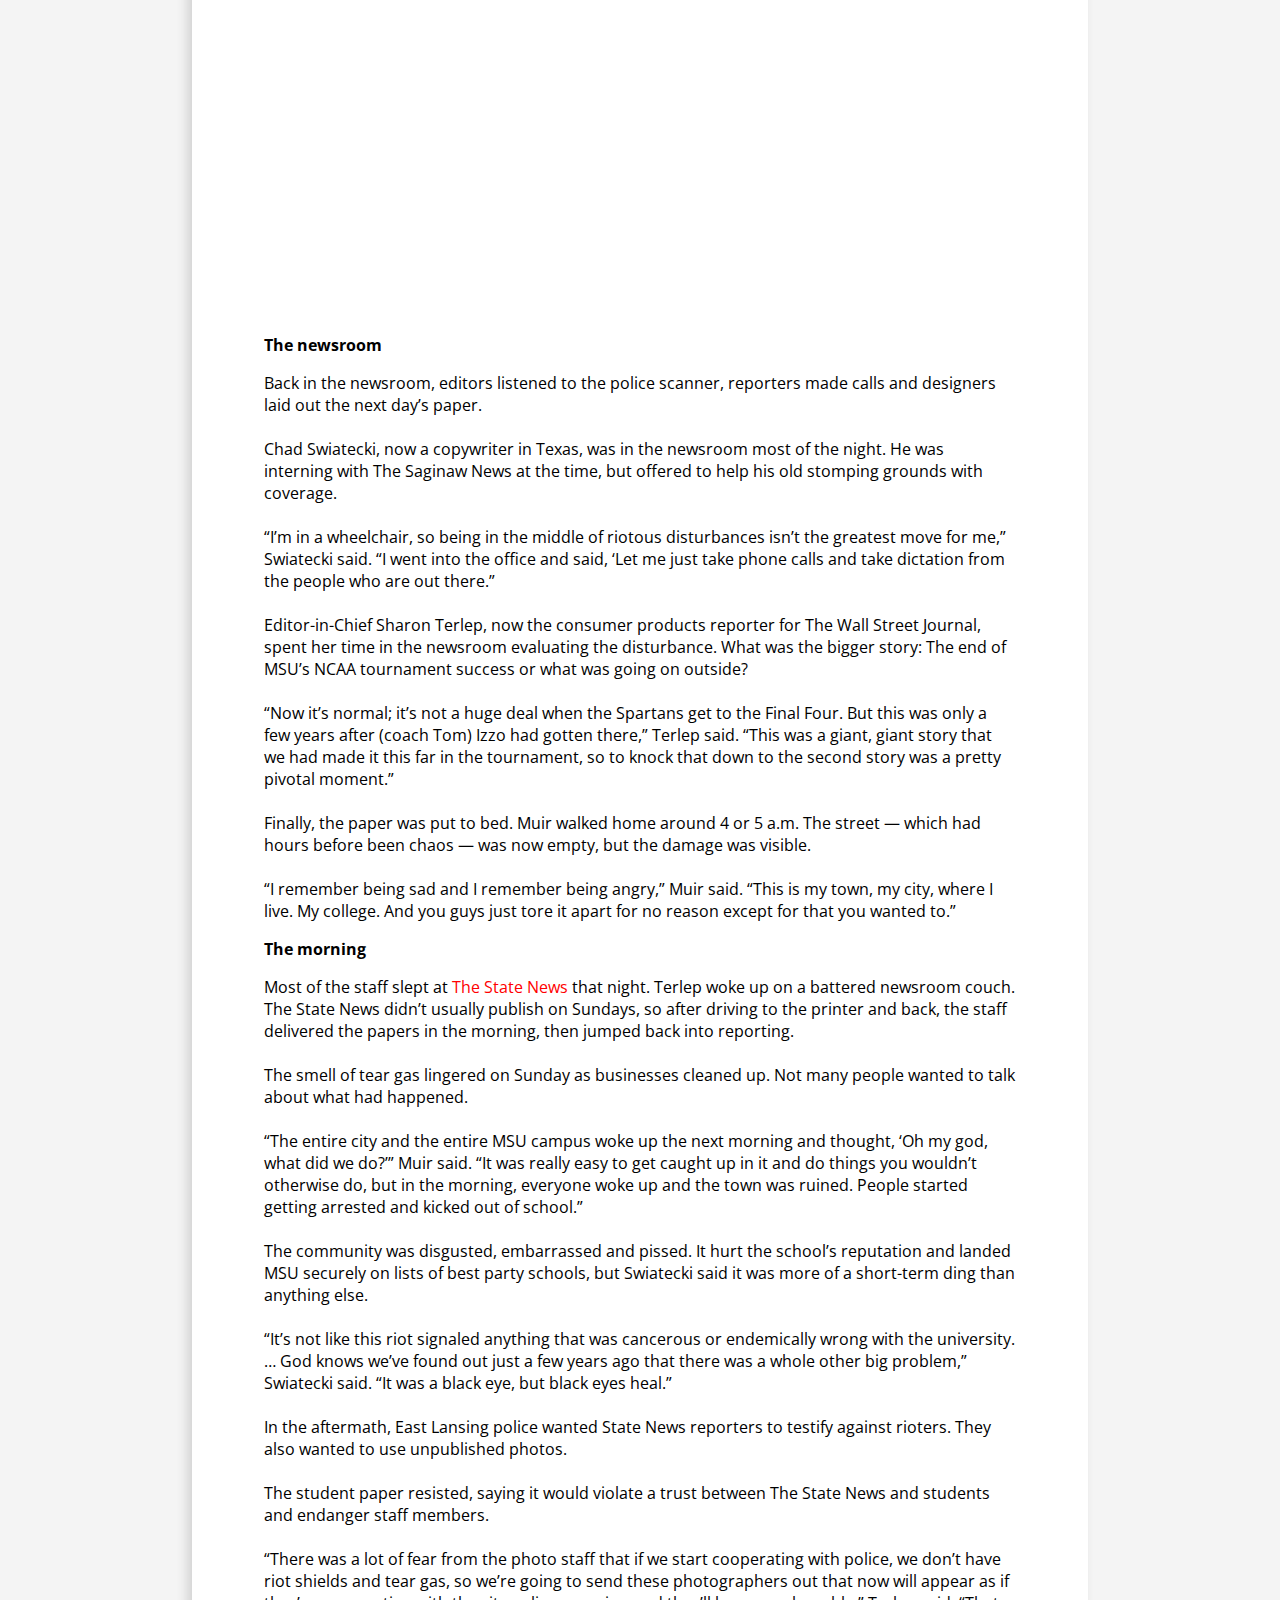
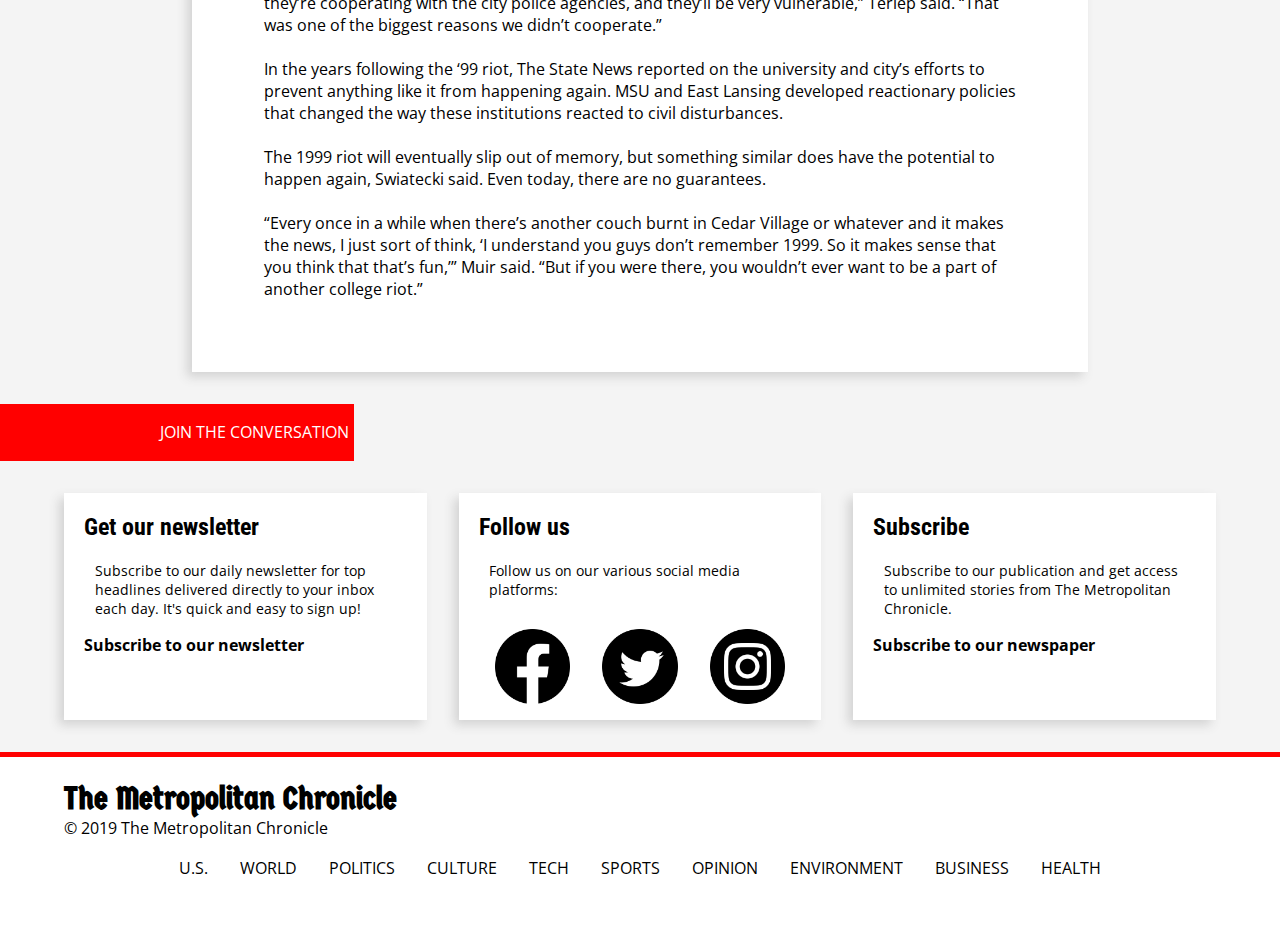
<file: articles/article-two.html>
<!doctype html>
<html>
<head>
<meta charset="UTF-8">
<title>'Drunken debauchery': A look back at the '99 riot</title>
<link href="../styles/styles.css" rel="stylesheet" type="text/css">
<link href="https://fonts.googleapis.com/css?family=Germania+One|Open+Sans:400,400i,700,700i|Roboto+Condensed:400,700&display=swap" rel="stylesheet">
</head>

<body>
	
	<header>
		<h1 class="masthead"><a href="../index.html">The Metropolitan Chronicle</a></h1>
		<div class="grid-container-header">
			<div class="grid">
				<p class="grid"><a href="../pages/about-page.html">About this website</a></p>
			</div>
			<div class="grid">
				<p class="italics">The news you need, right at your fingertips</p>
			</div>
			<div class="grid">
				<p>
					<span class="sign-in-header"><a href="../pages/sign-in-page.html">Sign in</a></span>
					<span class="subscribe-header"><a class="red" href="../pages/subscribe-page.html">Subscribe</a></span>
				</p>
			</div>
		</div>
		<nav class="nav-header">
			<ul>
				<li><a href="../pages/section-page.html">U.S.</a></li>
				<li><a href="../pages/section-page.html">World</a></li>
				<li><a href="../pages/section-page.html">Politics</a></li>
				<li><a href="../pages/section-page.html">Culture</a></li>
				<li><a href="../pages/section-page.html">Tech</a></li>
				<li><a href="../pages/section-page.html">Sports</a></li>
				<li><a href="../pages/section-page.html">Opinion</a></li>
				<li><a href="../pages/section-page.html">Environment</a></li>
				<li><a href="../pages/section-page.html">Business</a></li>
				<li><a href="../pages/section-page.html">Health</a></li>
			</ul>
		</nav>
	</header>
	
	
	<div class="main-body-article">
		<h3 class="headline">'Drunken debauchery': A look back at the '99 riot</h3>
		
		<img src="../assets/99-riot-img.jpg" class="article-photo" alt="A picture of a large fire in the middle of a riot crowd.">
		<p class="caption">A picture of a large fire in the middle of a riot crowd. Photo unattributed from The State News' 1999 archives.</p>
		
		<div class="article-text">
		
			<p class="bold"><a class="red" href="mailto:madison.f.oconnor@gmail.com">Madison O'Connor</a> | The State News | March 28, 2019</p>
						
			<br>
		
			<article>
				Patrick Muir was on Grand River Avenue when he saw a couple of young men marching down the middle of the street, carrying the front grill of a police car like a trophy.
				<br><br>
				“We kicked it a lot and we ripped it off,” one of the men told Muir. “About 10 minutes later we got tear gassed for the fifth time, or was it the fourth time?”
				<br><br>
				Muir, The State News’ East Lansing reporter, found himself weaving through the tear gas haze of the largest civil disturbance in the city’s history — the “1999 riot.”
				<br><br>
				“It was crazy to think that the atmosphere was such that two 20-year-old guys could just march down Grand River Avenue in East Lansing holding the front of a police car they had just ripped off — I mean, it was surreal,” he said in a recent interview.
				<br><br>
				Now, two decades later, Muir is an arts and entertainment reporter for the Yakima Herald-Republic in Washington state. Most of his memories from the night have faded, but others remain full-color.
				<br><br>
				He can still conjure up the acrid, bitter taste of the tear gas. He can still hear the police officers banging nightsticks against their shields. He can recall the glassy-eyed students cheering around 25-foot fires. And he remembers the feeling of anger and sadness that clung to him as he walked home the next morning.
				<br><br>
				“I couldn’t believe it had been 20 years.”
				<p class="bold">The build to '99</p>
				For the first time in 20 years, the Michigan State men’s basketball team made it to the Final Four of the NCAA Tournament. But around 10 p.m. on March 27, 1999, <a class="red" href="https://www.sports-reference.com/cbb/boxscores/1999-03-27-duke.html">Duke ended the Spartans’ championship hopes</a>, 68-62.
				<br><br>
				What followed was destruction leading to 132 arrests and 113 convictions, $250,000 to $500,000 in damages and eight student suspensions, not to mention the lasting scars on the MSU and East Lansing communities.
				<br><br>
				The 1999 riot wasn’t an isolated incident. In 1998, MSU banned alcohol from Munn Field, a popular student tailgate spot. In protest, thousands of students faced off with police. In 1997, 400 people lit a fire in the middle of Gunson Street.
				<br><br>
				“There was definitely a feeling campus-wide that something was going to happen, win or lose,” Muir said. “So we were ready. Every reporter and every editor was on call, … maybe already gathered at The State News in the old office in the Student Services building. It wasn’t a surprise when it started happening, I think it was a surprise how big it got. No one expected that.”
				<br><br>
				Hours later, the editors pieced together the next day’s paper. The lead story, headlined “Devils’ night,” was set to be about MSU’s loss to Duke. But as more reporters were sent into the field, they decided to switch the main story to reflect the riot.
				<br><br>
				They didn’t need to change the headline.
				<p class="bold">On the scene</p>
				Mary Sell is a politics and state government reporter in Alabama. But in 1999, she was a sophomore at MSU working as The State News’ minority affairs reporter. The chaos started in <a class="red" href="https://www.cedarvillage.com/">Cedar Village</a>, first with fires, then with beer bottles being thrown. People cheered, jumped fires and overturned a car.
				<br><br>
				“This was before any of us had cell phones, … so I was just walking around out there by myself with my notebook,” Sell said. “It was just drunken debauchery … Looking back, most of the people who were there were just spectators, just watching. There was a smaller group of people actually participating.”
				<br><br>
				Then came the tear gas. Sell ran, and so did everyone else. Her eyes watered and her throat burned. By the end of the night, 300 canisters of tear gas were used to try to break up the crowds, composed of up to 10,000 people.
				<br><br>
				“I’m not blaming the police at all for launching 300 cans of tear gas. I mean, I don’t know what else they could have done. The crowd was not dissipating on its own; there were significant fires and cars flipped over.”
				<br><br>
				Around midnight, another wave of police were sent out, upping the number of officers on the streets to 230.
				<br><br>
				By the end of the night, 61 fires had been set, eight cars burned and 24 windows smashed. The riot sent 24 people to the emergency room. There was damage to parked cars, streetlights, trees and street signs.
				<br><br>
				“It’s amazing to me that no one was killed or seriously injured in that riot. It so easily could have happened,” Muir said.
				<iframe src="https://uploads.knightlab.com/storymapjs/185588e089aec217f9811c0e62cde9b5/1999-riot-at-michigan-state-university/index.html" frameborder="0" width="100%" height="800"></iframe>
				<p class="bold">The newsroom</p>
				Back in the newsroom, editors listened to the police scanner, reporters made calls and designers laid out the next day’s paper.
				<br><br>
				Chad Swiatecki, now a copywriter in Texas, was in the newsroom most of the night. He was interning with The Saginaw News at the time, but offered to help his old stomping grounds with coverage.
				<br><br>
				“I’m in a wheelchair, so being in the middle of riotous disturbances isn’t the greatest move for me,” Swiatecki said. “I went into the office and said, ‘Let me just take phone calls and take dictation from the people who are out there.”
				<br><br>
				Editor-in-Chief Sharon Terlep, now the consumer products reporter for The Wall Street Journal, spent her time in the newsroom evaluating the disturbance. What was the bigger story: The end of MSU’s NCAA tournament success or what was going on outside?
				<br><br>
				“Now it’s normal; it’s not a huge deal when the Spartans get to the Final Four. But this was only a few years after (coach Tom) Izzo had gotten there,” Terlep said. “This was a giant, giant story that we had made it this far in the tournament, so to knock that down to the second story was a pretty pivotal moment.”
				<br><br>
				Finally, the paper was put to bed. Muir walked home around 4 or 5 a.m. The street — which had hours before been chaos — was now empty, but the damage was visible.
				<br><br>
				“I remember being sad and I remember being angry,” Muir said. “This is my town, my city, where I live. My college. And you guys just tore it apart for no reason except for that you wanted to.”
				<p class="bold">The morning</p>
				Most of the staff slept at <a class="red" href="https://statenews.com/">The State News</a> that night. Terlep woke up on a battered newsroom couch. The State News didn’t usually publish on Sundays, so after driving to the printer and back, the staff delivered the papers in the morning, then jumped back into reporting.
				<br><br>
				The smell of tear gas lingered on Sunday as businesses cleaned up. Not many people wanted to talk about what had happened.
				<br><br>
				“The entire city and the entire MSU campus woke up the next morning and thought, ‘Oh my god, what did we do?’” Muir said. “It was really easy to get caught up in it and do things you wouldn’t otherwise do, but in the morning, everyone woke up and the town was ruined. People started getting arrested and kicked out of school.”
				<br><br>
				The community was disgusted, embarrassed and pissed. It hurt the school’s reputation and landed MSU securely on lists of best party schools, but Swiatecki said it was more of a short-term ding than anything else.
				<br><br>
				“It’s not like this riot signaled anything that was cancerous or endemically wrong with the university. … God knows we’ve found out just a few years ago that there was a whole other big problem,” Swiatecki said. “It was a black eye, but black eyes heal.”
				<br><br>
				In the aftermath, East Lansing police wanted State News reporters to testify against rioters. They also wanted to use unpublished photos.
				<br><br>
				The student paper resisted, saying it would violate a trust between The State News and students and endanger staff members.
				<br><br>
				“There was a lot of fear from the photo staff that if we start cooperating with police, we don’t have riot shields and tear gas, so we’re going to send these photographers out that now will appear as if they’re cooperating with the city police agencies, and they’ll be very vulnerable,” Terlep said. “That was one of the biggest reasons we didn’t cooperate.”
				<br><br>
				In the years following the ‘99 riot, The State News reported on the university and city’s efforts to prevent anything like it from happening again. MSU and East Lansing developed reactionary policies that changed the way these institutions reacted to civil disturbances.
				<br><br>
				The 1999 riot will eventually slip out of memory, but something similar does have the potential to happen again, Swiatecki said. Even today, there are no guarantees.
				<br><br>
				“Every once in a while when there’s another couch burnt in Cedar Village or whatever and it makes the news, I just sort of think, ‘I understand you guys don’t remember 1999. So it makes sense that you think that that’s fun,’” Muir said. “But if you were there, you wouldn’t ever want to be a part of another college riot.”
			</article>
		</div>
		</div>
	
	
	<div class="join-conversation">
		<p>Join the conversation</p>
	</div>
	
	<div class="connect-section">
		<div class="connect-box">
			<h2>Get our newsletter</h2>
			<p class="abstract">Subscribe to our daily newsletter for top headlines delivered directly to your inbox each day. It's quick and easy to sign up!</p>
			<p class="big-link"><a href="../pages/subscribe-page.html">Subscribe to our newsletter</a></p>
		</div>
		<div class="connect-box">
			<h2>Follow us</h2>
			<p class="abstract">Follow us on our various social media platforms:</p>
			
			<div class="flexbox-connect">
				<a class="icon" href="https://www.facebook.com/madison.oconnor.94">
					<img src="../assets/facebook-icon.png" alt="Facebook icon">
				</a>
				
				<a class="icon" href="https://twitter.com/madisonoconn">
					<img src="../assets/twitter-icon.png" alt="Twitter icon">
				</a>
				
				<a class="icon" href="https://www.instagram.com/madisonoconn/">
					<img src="../assets/instagram-icon.png" alt="Instagram icon">
				</a>
			</div>
		</div>
		<div class="connect-box">
			<h2>Subscribe</h2>
			<p class="abstract">Subscribe to our publication and get access to unlimited stories from The Metropolitan Chronicle.</p>
			<p class="big-link"><a href="../pages/subscribe-page.html">Subscribe to our newspaper</a></p>
		</div>
	</div>

<!--FOOTER-->	
	<footer>
			<h1 class="masthead-footer">The Metropolitan Chronicle</h1>
			<p>&copy; 2019 The Metropolitan Chronicle</p>
		<nav class="footer-nav">
			<ul>
				<li class="bottom-nav"><a href="../pages/section-page.html">U.S.</a></li>
				<li class="bottom-nav"><a href="../pages/section-page.html">World</a></li>
				<li class="bottom-nav"><a href="../pages/section-page.html">Politics</a></li>
				<li class="bottom-nav"><a href="../pages/section-page.html">Culture</a></li>
				<li class="bottom-nav"><a href="../pages/section-page.html">Tech</a></li>
				<li class="bottom-nav"><a href="../pages/section-page.html">Sports</a></li>
				<li class="bottom-nav"><a href="../pages/section-page.html">Opinion</a></li>
				<li class="bottom-nav"><a href="../pages/section-page.html">Environment</a></li>
				<li class="bottom-nav"><a href="../pages/section-page.html">Business</a></li>
				<li class="bottom-nav"><a href="../pages/section-page.html">Health</a></li>
			</ul>
		</nav>
	</footer>
	
</body>
</html>
</file>
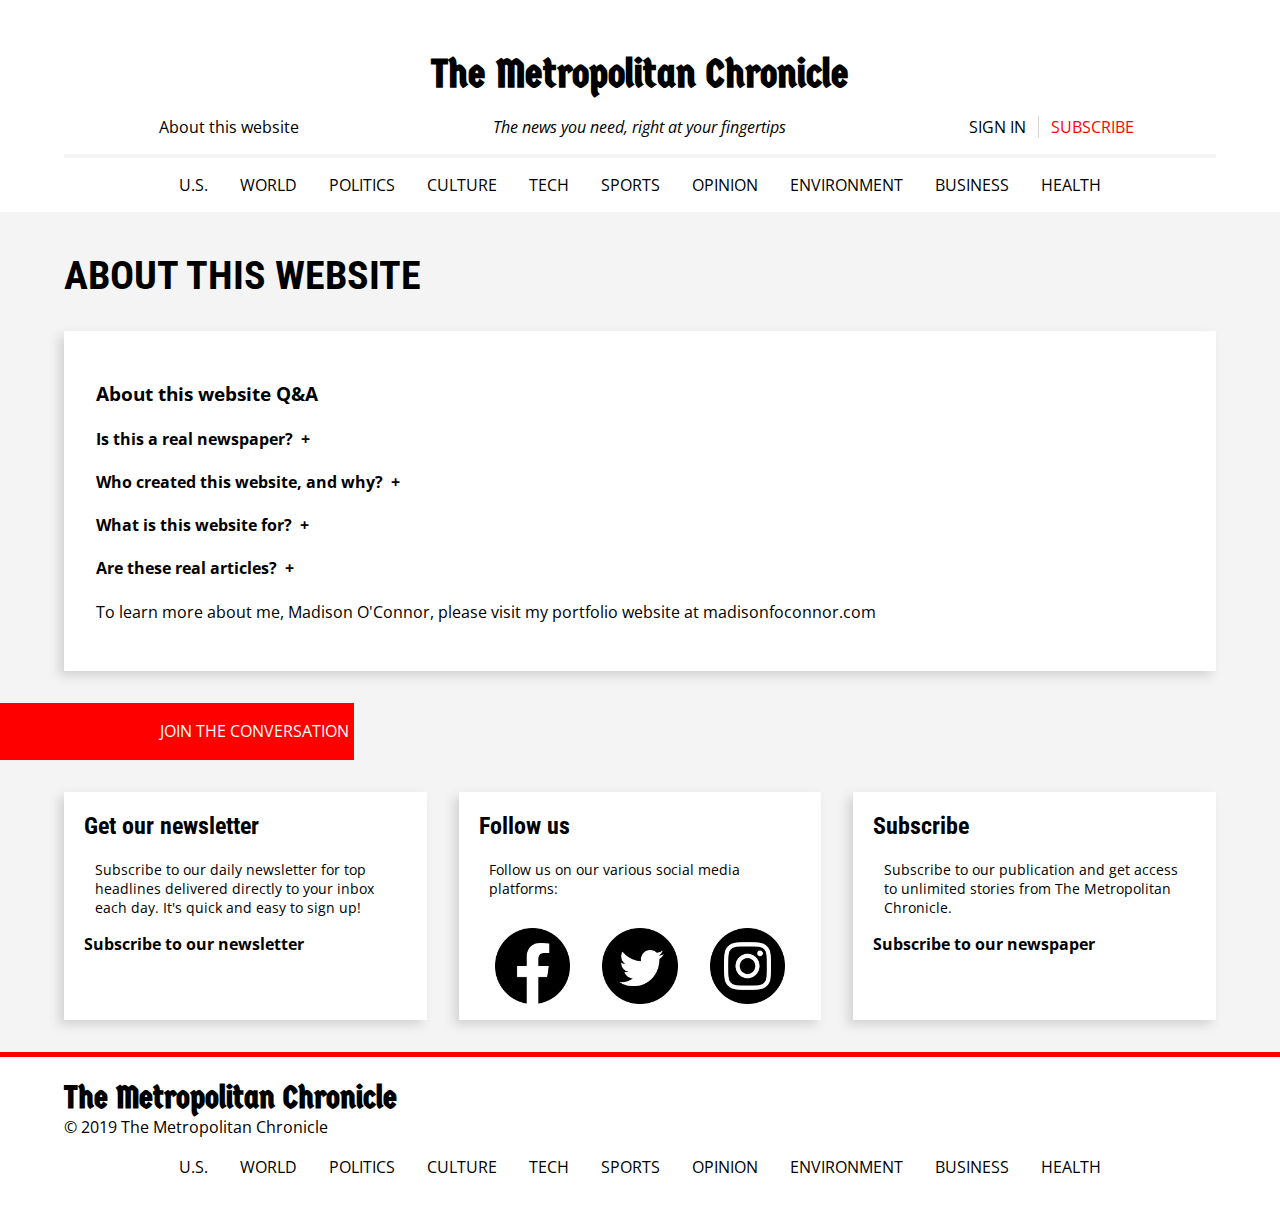
<file: pages/about-page.html>
<!doctype html>
<html>
<head>
<meta charset="UTF-8">
<title>About this website</title>
<link href="houdini-master/dist/css/houdini.min.css" rel="stylesheet" type="text/css">
<link href="../styles/styles.css" rel="stylesheet" type="text/css">
<link href="https://fonts.googleapis.com/css?family=Germania+One|Open+Sans:400,400i,700,700i|Roboto+Condensed:400,700&display=swap" rel="stylesheet">
</head>

<body>
	
	<header>
		<h1 class="masthead"><a href="../index.html">The Metropolitan Chronicle</a></h1>
		<div class="grid-container-header">
			<div class="grid">
				<p class="grid"><a href="about-page.html">About this website</a></p>
			</div>
			<div class="grid">
				<p class="italics">The news you need, right at your fingertips</p>
			</div>
			<div class="grid">
				<p>
					<span class="sign-in-header"><a href="sign-in-page.html">Sign in</a></span>
					<span class="subscribe-header"><a class="red" href="subscribe-page.html">Subscribe</a></span>
				</p>
			</div>
		</div>
		<nav class="nav-header">
			<ul>
				<li><a href="section-page.html">U.S.</a></li>
				<li><a href="section-page.html">World</a></li>
				<li><a href="section-page.html">Politics</a></li>
				<li><a href="section-page.html">Culture</a></li>
				<li><a href="section-page.html">Tech</a></li>
				<li><a href="section-page.html">Sports</a></li>
				<li><a href="section-page.html">Opinion</a></li>
				<li><a href="section-page.html">Environment</a></li>
				<li><a href="section-page.html">Business</a></li>
				<li><a href="section-page.html">Health</a></li>
			</ul>
		</nav>
	</header>
	
	
	<h2 class="section-headline">About this website</h2>
	<div class="main-body">
		<h3>About this website Q&amp;A</h3>
		
		<h4 data-houdini-toggle="real-paper">Is this a real newspaper?</h4>
		<div data-houdini-group="questions" id="real-paper">
			<p>No, this is a mock newspaper website that was created for a class at Michigan State University. The assignment was to create a portfolio website or another type of website to demonstrate knowledge of HTML and CSS.</p>
		</div>
		
		<h4 data-houdini-toggle="created-website">Who created this website, and why?</h4>
		<div data-houdini-group="questions" id="created-website">
			<p>I did! My name is Madison O'Connor and at the time of this project (Fall 2019) I am a senior at Michigan State University pursuing degrees in journalism and user experience design. This project was created as part of my "Design for Web and Mobile" journalism class.</p>
		</div>
		
		<h4 data-houdini-toggle="website-for">What is this website for?</h4>
		<div data-houdini-group="questions" id="website-for">
			<p>This website serves as an example of my HTML and CSS knowledge. I tried to push myself in creating this website to not only make it functional, but also aesthetically pleasing. I chose to create a mock website as opposed to a portfolio website because I have created a portfolio website previously and I wanted to try something new and challenging.</p>
		</div>
		
		<h4 data-houdini-toggle="real-articles">Are these real articles?</h4>
		<div data-houdini-group="questions" id="real-articles">
			<p>Yes! These is just some of the work I've done as a journalist. Instead of having filler text or made-up articles, I wanted to make sure there was real content. I picked a few pieces that I was proud of and enjoyed writing. For more of my work, visit my online portfolio at <a href="https://madisonfoconnor.com">madisonfoconnor.com</a></p>
		</div>
		
<!--JAVASCRIPT-->
<script src="houdini-master/dist/js/houdini.polyfills.min.js"></script>
	<script>
		var disclosure = new Houdini('[data-houdini-group="questions"]', {
  			isAccordion: true,
  			collapseOthers: true
		});
	</script>
<!--END JAVASCRIPT-->
		
		<p>To learn more about me, Madison O'Connor, please visit my portfolio website at <a href="https://www.madisonfoconnor.com">madisonfoconnor.com</a></p>
	</div>
	
	
	<div class="join-conversation">
		<p>Join the conversation</p>
	</div>
	
	<div class="connect-section">
		<div class="connect-box">
			<h2>Get our newsletter</h2>
			<p class="abstract">Subscribe to our daily newsletter for top headlines delivered directly to your inbox each day. It's quick and easy to sign up!</p>
			<p class="big-link"><a href="subscribe-page.html">Subscribe to our newsletter</a></p>
		</div>
		<div class="connect-box">
			<h2>Follow us</h2>
			<p class="abstract">Follow us on our various social media platforms:</p>
			
			<div class="flexbox-connect">
				<a class="icon" href="https://www.facebook.com/madison.oconnor.94">
					<img src="../assets/facebook-icon.png" alt="Facebook icon">
				</a>
				
				<a class="icon" href="https://twitter.com/madisonoconn">
					<img src="../assets/twitter-icon.png" alt="Twitter icon">
				</a>
				
				<a class="icon" href="https://www.instagram.com/madisonoconn/">
					<img src="../assets/instagram-icon.png" alt="Instagram icon">
				</a>
			</div>
		</div>
		<div class="connect-box">
			<h2>Subscribe</h2>
			<p class="abstract">Subscribe to our publication and get access to unlimited stories from The Metropolitan Chronicle.</p>
			<p class="big-link"><a href="subscribe-page.html">Subscribe to our newspaper</a></p>
		</div>
	</div>

<!--FOOTER-->	
	<footer>
			<h1 class="masthead-footer">The Metropolitan Chronicle</h1>
			<p>&copy; 2019 The Metropolitan Chronicle</p>
		<nav class="footer-nav">
			<ul>
				<li class="bottom-nav"><a href="section-page.html">U.S.</a></li>
				<li class="bottom-nav"><a href="section-page.html">World</a></li>
				<li class="bottom-nav"><a href="section-page.html">Politics</a></li>
				<li class="bottom-nav"><a href="section-page.html">Culture</a></li>
				<li class="bottom-nav"><a href="section-page.html">Tech</a></li>
				<li class="bottom-nav"><a href="section-page.html">Sports</a></li>
				<li class="bottom-nav"><a href="section-page.html">Opinion</a></li>
				<li class="bottom-nav"><a href="section-page.html">Environment</a></li>
				<li class="bottom-nav"><a href="section-page.html">Business</a></li>
				<li class="bottom-nav"><a href="section-page.html">Health</a></li>
			</ul>
		</nav>
	</footer>
	
</body>
</html>
</file>
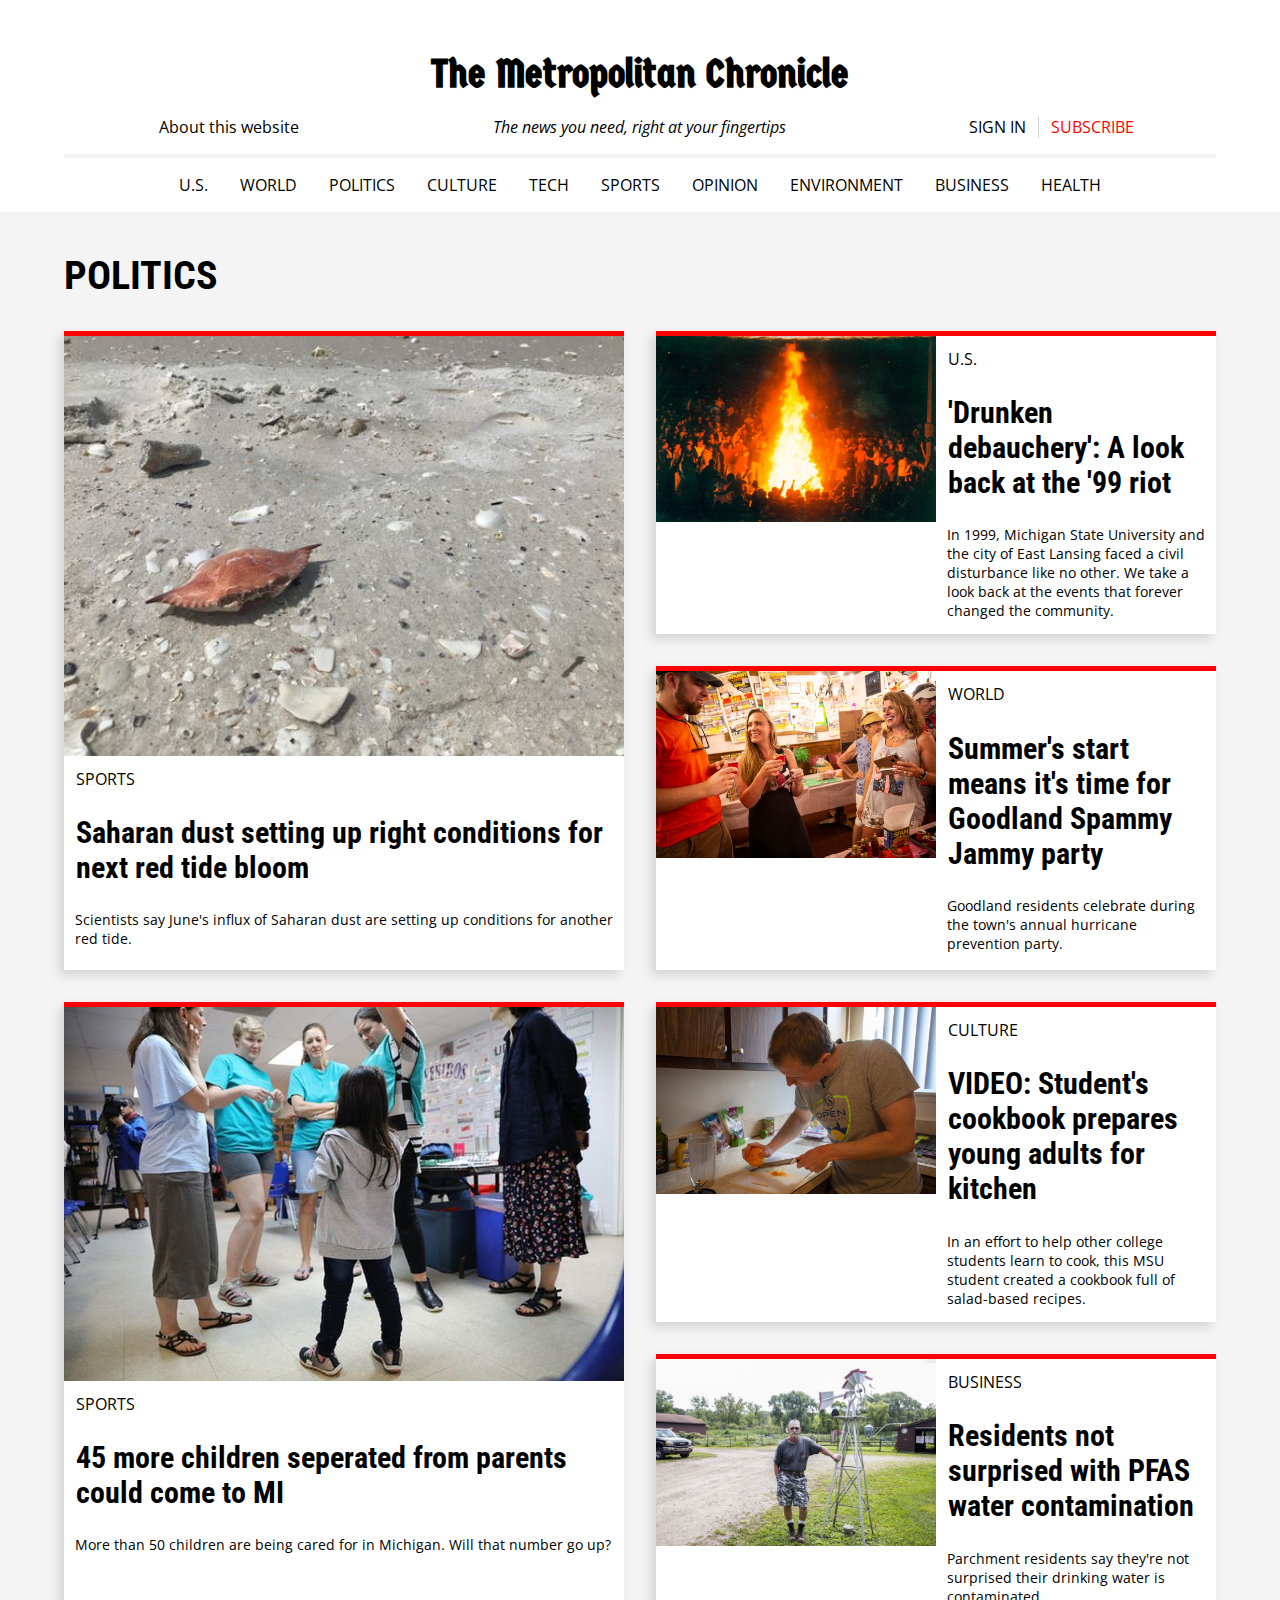
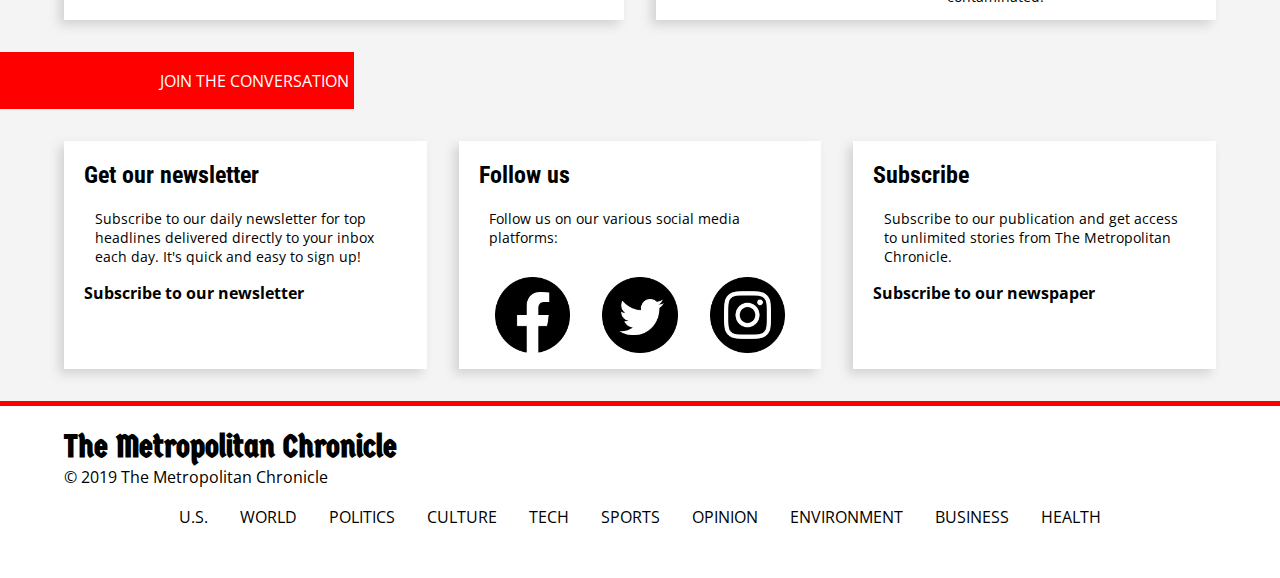
<file: pages/section-page.html>
<!doctype html>
<html>
<head>
<meta charset="UTF-8">
<title>Politics</title>
<link href="../styles/styles.css" rel="stylesheet" type="text/css">
<link href="https://fonts.googleapis.com/css?family=Germania+One|Open+Sans:400,400i,700,700i|Roboto+Condensed:400,700&display=swap" rel="stylesheet">
</head>

<body>
	
	<header>
		<h1 class="masthead"><a href="../index.html">The Metropolitan Chronicle</a></h1>
		<div class="grid-container-header">
			<div class="grid">
				<p class="grid"><a href="about-page.html">About this website</a></p>
			</div>
			<div class="grid">
				<p class="italics">The news you need, right at your fingertips</p>
			</div>
			<div class="grid">
				<p>
					<span class="sign-in-header"><a href="sign-in-page.html">Sign in</a></span>
					<span class="subscribe-header"><a class="red" href="subscribe-page.html">Subscribe</a></span>
				</p>
			</div>
		</div>
		<nav class="nav-header">
			<ul>
				<li><a href="section-page.html">U.S.</a></li>
				<li><a href="section-page.html">World</a></li>
				<li><a href="section-page.html">Politics</a></li>
				<li><a href="section-page.html">Culture</a></li>
				<li><a href="section-page.html">Tech</a></li>
				<li><a href="section-page.html">Sports</a></li>
				<li><a href="section-page.html">Opinion</a></li>
				<li><a href="section-page.html">Environment</a></li>
				<li><a href="section-page.html">Business</a></li>
				<li><a href="section-page.html">Health</a></li>
			</ul>
		</nav>
	</header>
	
	<h2 class="section-headline">Politics</h2>
	
	<div class="section-page-articles">
		
		
		<article class="article-row-one">
			<a href="../articles/article-one.html">
				<img src="../assets/saharan-dust-img.jpg" class="saharan-dust-img" alt="A photo of a dead crab on the beach shore.">
			</a>
			<section>Sports</section>
			<h2 class="homepage-headline"><a href="../articles/article-one.html">Saharan dust setting up right conditions for next red tide bloom</a></h2>
			<p class="abstract">Scientists say June's influx of Saharan dust are setting up conditions for another red tide.</p>
		</article>
		
		
		<article class="article-row-two">
			<div class="left">
				<a href="../articles/article-two.html">
					<img class="99-riot-img" src="../assets/99-riot-img.jpg" alt="A picture of a large fire in the middle of a riot crowd.">
				</a>
			</div>
			<div class="right">
				<section>U.S.</section>
				<h2 class="homepage-headline"><a href="../articles/article-two.html">'Drunken debauchery': A look back at the '99 riot</a></h2>
				<p class="abstract">In 1999, Michigan State University and the city of East Lansing faced a civil disturbance like no other. We take a look back at the events that forever changed the community.</p>
			</div>
		</article>
		
		
		<article class="article-row-three">
			<div class="left">
				<a href="../articles/article-three.html">
					<img src="../assets/spammy-jammy-img.jpg" class="spammy-jammy-img" alt="A group of people celebrate at an event.">
				</a>
			</div>
				<div class="right">
				<section>World</section>
				<h2 class="homepage-headline"><a href="../articles/article-three.html">Summer's start means it's time for Goodland Spammy Jammy party</a></h2>
				<p class="abstract">Goodland residents celebrate during the town's annual hurricane prevention party.</p>
			</div>
		</article>
		
		
		<article class="article-row-four">
			<a href="../articles/article-four.html">
				<img src="../assets/45-more-children-img.jpg" class="45-more-children-img" alt="A young girl stands facing a group of women.">
			</a>
			<section>Sports</section>
			<h2 class="homepage-headline"><a href="../articles/article-four.html">45 more children seperated from parents could come to MI</a></h2>
			<p class="abstract">More than 50 children are being cared for in Michigan. Will that number go up?</p>
		</article>
		
		
		<article class="article-row-five">
			<div class="left">
				<a href="../articles/article-five.html">
					<img src="../assets/student-cookbook-img.jpg" class="student-cookbook-img" alt="A man zests an orange in his apartment kitchen.">
				</a>
			</div>
			<div class="right">
				<section>Culture</section>
				<h2 class="homepage-headline"><a href="../articles/article-five.html">VIDEO: Student's cookbook prepares young adults for kitchen</a></h2>
				<p class="abstract">In an effort to help other college students learn to cook, this MSU student created a cookbook full of salad-based recipes.</p>
			</div>
		</article>
		
		
		<article class="article-row-six">
			<div class="left">
				<a href="../articles/article-six.html">
					<img src="../assets/parchment-pfas-img.jpg" class="parchment-pfas-img" alt="Man stands next to a private water well.">
				</a>
			</div>
			<div class="right">
				<section>Business</section>
				<h2 class="homepage-headline"><a href="../articles/article-six.html">Residents not surprised with PFAS water contamination</a></h2>
				<p class="abstract">Parchment residents say they're not surprised their drinking water is contaminated.</p>
			</div>
		</article>
	</div>
	
	
	<div class="join-conversation">
		<p>Join the conversation</p>
	</div>
	
	<div class="connect-section">
		
		<div class="connect-box">
			<h2>Get our newsletter</h2>
			<p class="abstract">Subscribe to our daily newsletter for top headlines delivered directly to your inbox each day. It's quick and easy to sign up!</p>
			<p class="big-link"><a href="subscribe-page.html">Subscribe to our newsletter</a></p>
		</div>
		
		<div class="connect-box">
			<h2>Follow us</h2>
			<p class="abstract">Follow us on our various social media platforms:</p>
			
			<div class="flexbox-connect">
				<a class="icon" href="https://www.facebook.com/madison.oconnor.94">
					<img src="../assets/facebook-icon.png" alt="Facebook icon">
				</a>
				
				<a class="icon" href="https://twitter.com/madisonoconn">
					<img src="../assets/twitter-icon.png" alt="Twitter icon">
				</a>
				
				<a class="icon" href="https://www.instagram.com/madisonoconn/">
					<img src="../assets/instagram-icon.png" alt="Instagram icon">
				</a>
			</div>
		</div>
		
		<div class="connect-box">
			<h2>Subscribe</h2>
			<p class="abstract">Subscribe to our publication and get access to unlimited stories from The Metropolitan Chronicle.</p>
			<p class="big-link"><a href="subscribe-page.html">Subscribe to our newspaper</a></p>
		</div>
		
	</div>

<!--FOOTER-->	
	<footer>
			<h1 class="masthead-footer">The Metropolitan Chronicle</h1>
			<p>&copy; 2019 The Metropolitan Chronicle</p>
		<nav class="footer-nav">
			<ul>
				<li class="bottom-nav"><a href="section-page.html">U.S.</a></li>
				<li class="bottom-nav"><a href="section-page.html">World</a></li>
				<li class="bottom-nav"><a href="section-page.html">Politics</a></li>
				<li class="bottom-nav"><a href="section-page.html">Culture</a></li>
				<li class="bottom-nav"><a href="section-page.html">Tech</a></li>
				<li class="bottom-nav"><a href="section-page.html">Sports</a></li>
				<li class="bottom-nav"><a href="section-page.html">Opinion</a></li>
				<li class="bottom-nav"><a href="section-page.html">Environment</a></li>
				<li class="bottom-nav"><a href="section-page.html">Business</a></li>
				<li class="bottom-nav"><a href="section-page.html">Health</a></li>
			</ul>
		</nav>
	</footer>
	
</body>
</html>
</file>
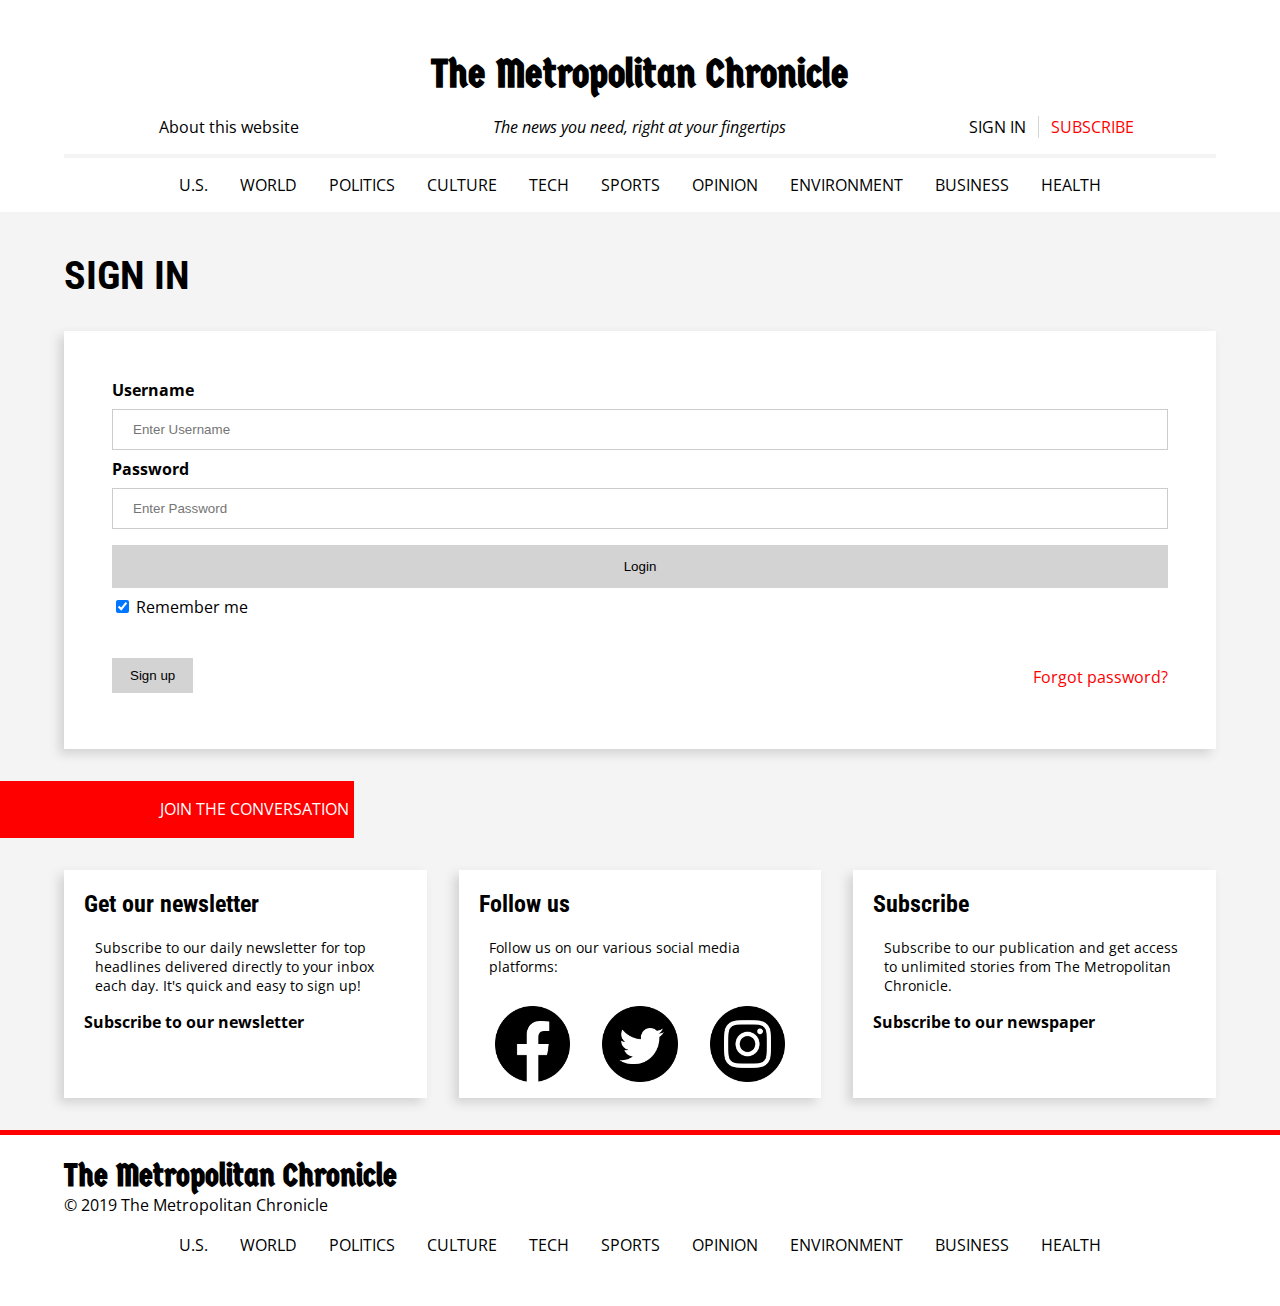
<file: pages/sign-in-page.html>
<!doctype html>
<html>
<head>
<meta charset="UTF-8">
<title>Sign in</title>
<link href="../styles/styles.css" rel="stylesheet" type="text/css">
<link href="https://fonts.googleapis.com/css?family=Germania+One|Open+Sans:400,400i,700,700i|Roboto+Condensed:400,700&display=swap" rel="stylesheet">
</head>

<body>
	
	<header>
		<h1 class="masthead"><a href="../index.html">The Metropolitan Chronicle</a></h1>
		<div class="grid-container-header">
			<div class="grid">
				<p class="grid"><a href="about-page.html">About this website</a></p>
			</div>
			<div class="grid">
				<p class="italics">The news you need, right at your fingertips</p>
			</div>
			<div class="grid">
				<p>
					<span class="sign-in-header"><a href="sign-in-page.html">Sign in</a></span>
					<span class="subscribe-header"><a class="red" href="subscribe-page.html">Subscribe</a></span>
				</p>
			</div>
		</div>
		<nav class="nav-header">
			<ul>
				<li><a href="section-page.html">U.S.</a></li>
				<li><a href="section-page.html">World</a></li>
				<li><a href="section-page.html">Politics</a></li>
				<li><a href="section-page.html">Culture</a></li>
				<li><a href="section-page.html">Tech</a></li>
				<li><a href="section-page.html">Sports</a></li>
				<li><a href="section-page.html">Opinion</a></li>
				<li><a href="section-page.html">Environment</a></li>
				<li><a href="section-page.html">Business</a></li>
				<li><a href="section-page.html">Health</a></li>
			</ul>
		</nav>
	</header>
	
	
	<h2 class="section-headline">Sign in</h2>
	<div class="main-body">
		<form action="action_page.php" method="post">
 			<div class="container">
   				<label for="uname"><span class="bold">Username</span></label>
    			<input type="text" placeholder="Enter Username" name="uname" required>

   				<label for="psw"><span class="bold">Password</span></label>
    			<input type="password" placeholder="Enter Password" name="psw" required>

    			<button type="submit">Login</button>
    			<label>
      				<input type="checkbox" checked="checked" name="remember"> Remember me
   				</label>
  			</div>

  			<div class="container">
    			<a href="subscribe-page.html"><button type="button" class="signup-btn">Sign up</button></a>
    			<span class="psw"><a class="red" href="https://twitter.com/billhaderdancin">Forgot password?</a></span>
 			</div>
		</form>
	</div>
	
	
	<div class="join-conversation">
		<p>Join the conversation</p>
	</div>
	
	<div class="connect-section">
		<div class="connect-box">
			<h2>Get our newsletter</h2>
			<p class="abstract">Subscribe to our daily newsletter for top headlines delivered directly to your inbox each day. It's quick and easy to sign up!</p>
			<p class="big-link"><a href="subscribe-page.html">Subscribe to our newsletter</a></p>
		</div>
		<div class="connect-box">
			<h2>Follow us</h2>
			<p class="abstract">Follow us on our various social media platforms:</p>
			
			<div class="flexbox-connect">
				<a class="icon" href="https://www.facebook.com/madison.oconnor.94">
					<img src="../assets/facebook-icon.png" alt="Facebook icon">
				</a>
				
				<a class="icon" href="https://twitter.com/madisonoconn">
					<img src="../assets/twitter-icon.png" alt="Twitter icon">
				</a>
				
				<a class="icon" href="https://www.instagram.com/madisonoconn/">
					<img src="../assets/instagram-icon.png" alt="Instagram icon">
				</a>
			</div>
		</div>
		<div class="connect-box">
			<h2>Subscribe</h2>
			<p class="abstract">Subscribe to our publication and get access to unlimited stories from The Metropolitan Chronicle.</p>
			<p class="big-link"><a href="subscribe-page.html">Subscribe to our newspaper</a></p>
		</div>
	</div>

<!--FOOTER-->	
	<footer>
			<h1 class="masthead-footer">The Metropolitan Chronicle</h1>
			<p>&copy; 2019 The Metropolitan Chronicle</p>
		<nav class="footer-nav">
			<ul>
				<li class="bottom-nav"><a href="section-page.html">U.S.</a></li>
				<li class="bottom-nav"><a href="section-page.html">World</a></li>
				<li class="bottom-nav"><a href="section-page.html">Politics</a></li>
				<li class="bottom-nav"><a href="section-page.html">Culture</a></li>
				<li class="bottom-nav"><a href="section-page.html">Tech</a></li>
				<li class="bottom-nav"><a href="section-page.html">Sports</a></li>
				<li class="bottom-nav"><a href="section-page.html">Opinion</a></li>
				<li class="bottom-nav"><a href="section-page.html">Environment</a></li>
				<li class="bottom-nav"><a href="section-page.html">Business</a></li>
				<li class="bottom-nav"><a href="section-page.html">Health</a></li>
			</ul>
		</nav>
	</footer>
	
</body>
</html>
</file>
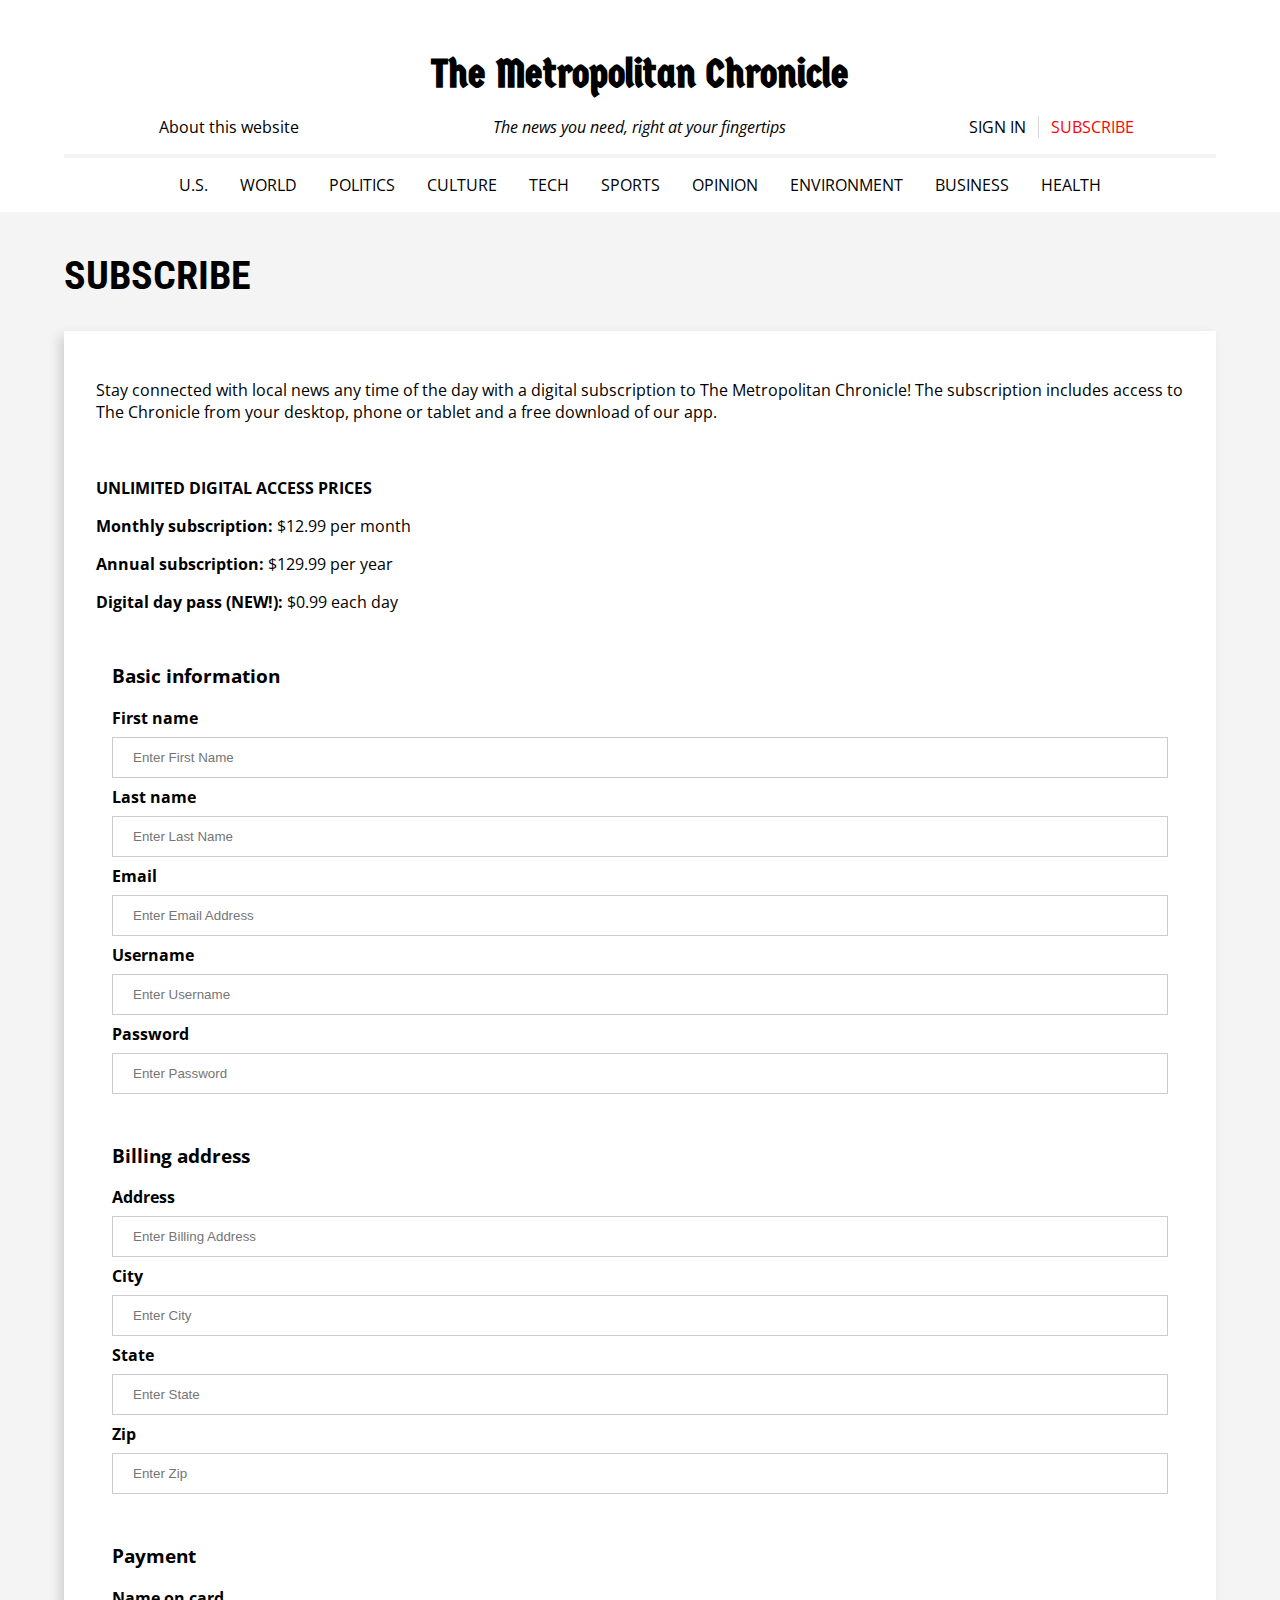
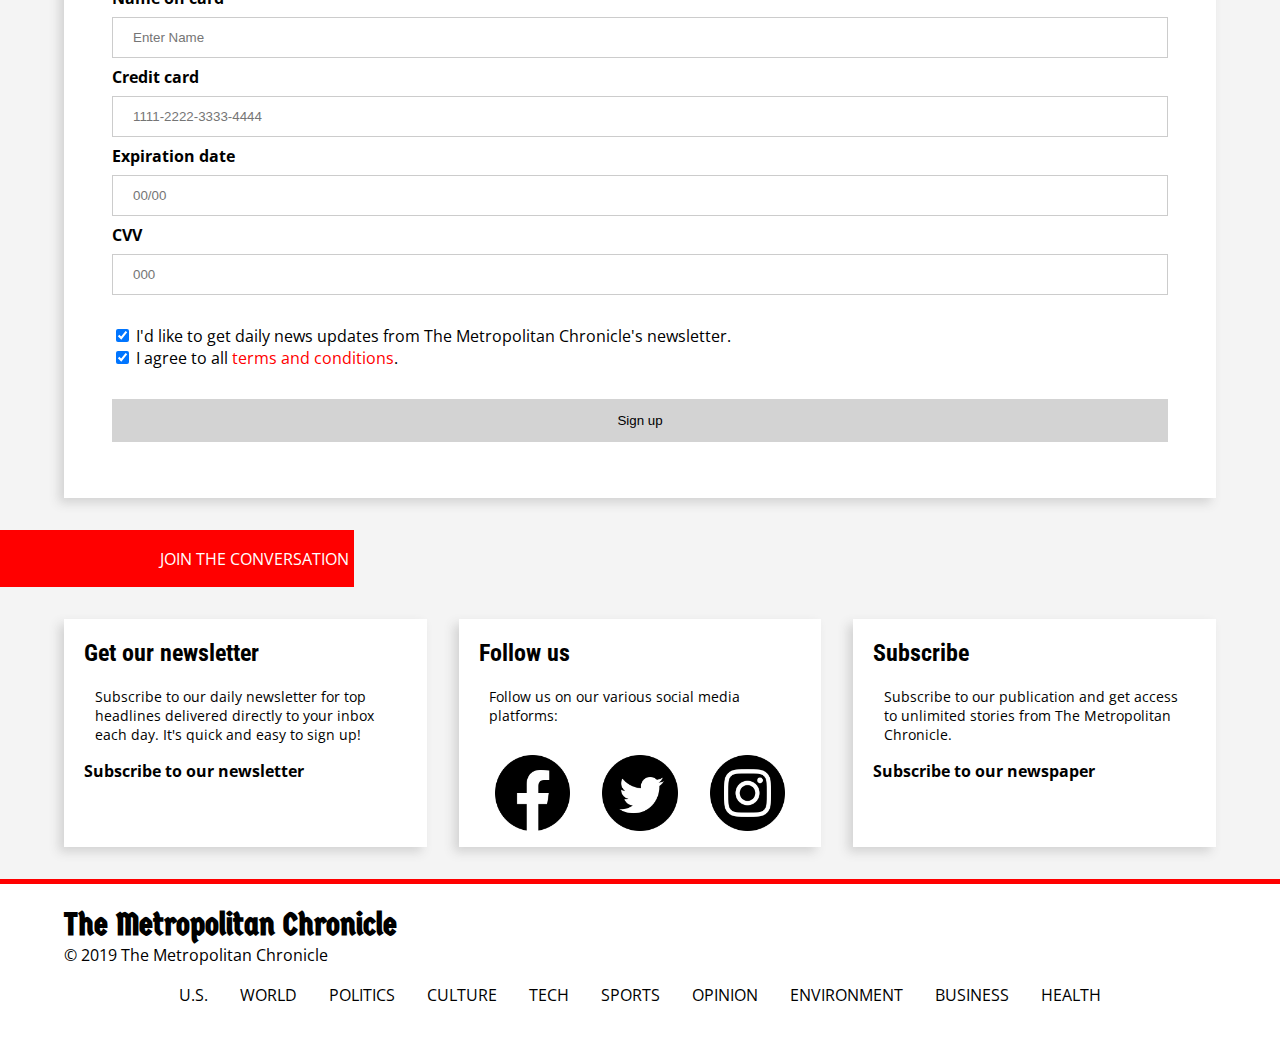
<file: pages/subscribe-page.html>
<!doctype html>
<html>
<head>
<meta charset="UTF-8">
<title>Subscribe</title>
<link href="../styles/styles.css" rel="stylesheet" type="text/css">
<link href="https://fonts.googleapis.com/css?family=Germania+One|Open+Sans:400,400i,700,700i|Roboto+Condensed:400,700&display=swap" rel="stylesheet">
</head>

<body>
	
	<header>
		<h1 class="masthead"><a href="../index.html">The Metropolitan Chronicle</a></h1>
		<div class="grid-container-header">
			<div class="grid">
				<p class="grid"><a href="about-page.html">About this website</a></p>
			</div>
			<div class="grid">
				<p class="italics">The news you need, right at your fingertips</p>
			</div>
			<div class="grid">
				<p>
					<span class="sign-in-header"><a href="sign-in-page.html">Sign in</a></span>
					<span class="subscribe-header"><a class="red" href="subscribe-page.html">Subscribe</a></span>
				</p>
			</div>
		</div>
		<nav class="nav-header">
			<ul>
				<li><a href="section-page.html">U.S.</a></li>
				<li><a href="section-page.html">World</a></li>
				<li><a href="section-page.html">Politics</a></li>
				<li><a href="section-page.html">Culture</a></li>
				<li><a href="section-page.html">Tech</a></li>
				<li><a href="section-page.html">Sports</a></li>
				<li><a href="section-page.html">Opinion</a></li>
				<li><a href="section-page.html">Environment</a></li>
				<li><a href="section-page.html">Business</a></li>
				<li><a href="section-page.html">Health</a></li>
			</ul>
		</nav>
	</header>
	
	
	<h2 class="section-headline">Subscribe</h2>
	<div class="main-body">
		<p>Stay connected with local news any time of the day with a digital subscription to The Metropolitan Chronicle! The subscription includes access to The Chronicle from your desktop, phone or tablet and a free download of our app.</p>
		<br>
		<p><span class="bold">UNLIMITED DIGITAL ACCESS PRICES</span></p>
		<p><span class="bold">Monthly subscription:</span> $12.99 per month</p>
		<p><span class="bold">Annual subscription:</span> $129.99 per year</p>
		<p><span class="bold">Digital day pass (NEW!):</span> $0.99 each day</p>
		
		<form action="action_page.php" method="post">
 			<div class="container">
				<h3>Basic information</h3>
					<label for="fname"><span class="bold">First name</span></label>
					<input type="text" placeholder="Enter First Name" name="fname" required>

					<label for="lname"><span class="bold">Last name</span></label>
					<input type="text" placeholder="Enter Last Name" name="lname" required>

					<label for="email"><span class="bold">Email</span></label>
					<input type="text" placeholder="Enter Email Address" name="email" required>

					<label for="uname"><span class="bold">Username</span></label>
					<input type="text" placeholder="Enter Username" name="uname" required>

					<label for="psw"><span class="bold">Password</span></label>
					<input type="password" placeholder="Enter Password" name="psw" required>
				
				<br><br>
				
				<h3>Billing address</h3>
					<label for="address"><span class="bold">Address</span></label>
					<input type="text" placeholder="Enter Billing Address" name="address" required>
				
					<label for="city"><span class="bold">City</span></label>
					<input type="text" placeholder="Enter City" name="city" required>
				
					<label for="state"><span class="bold">State</span></label>
					<input type="text" placeholder="Enter State" name="state" required>
				
					<label for="zip"><span class="bold">Zip</span></label>
					<input type="text" placeholder="Enter Zip" name="zip" required>
				
				<br><br>
				
				<h3>Payment</h3>
					<label for="cname"><span class="bold">Name on card</span></label>
					<input type="text" placeholder="Enter Name" name="cname" required>

					<label for="credit"><span class="bold">Credit card</span></label>
					<input type="text" placeholder="1111-2222-3333-4444" name="credit" required>
				
					<label for="exp"><span class="bold">Expiration date</span></label>
					<input type="text" placeholder="00/00" name="exp" required>
				
					<label for="cvv"><span class="bold">CVV</span></label>
					<input type="text" placeholder="000" name="cvv" required>

				<br><br>
				
				
				<label>
					<input type="checkbox" checked="checked" name="agree"> I'd like to get daily news updates from The Metropolitan Chronicle's newsletter.
					
					<br>
					
					<input type="checkbox" checked="checked" name="agree"> I agree to all <a class="red" href="https://procatinator.com/">terms and conditions</a>.
   				</label>
				
				<br><br>

    			<a href="../index.html"><button type="submit">Sign up</button></a>
  			</div>
		</form>
	</div>
	
	
	<div class="join-conversation">
		<p>Join the conversation</p>
	</div>
	
	<div class="connect-section">
		<div class="connect-box">
			<h2>Get our newsletter</h2>
			<p class="abstract">Subscribe to our daily newsletter for top headlines delivered directly to your inbox each day. It's quick and easy to sign up!</p>
			<p class="big-link"><a href="subscribe-page.html">Subscribe to our newsletter</a></p>
		</div>
		<div class="connect-box">
			<h2>Follow us</h2>
			<p class="abstract">Follow us on our various social media platforms:</p>
			
			<div class="flexbox-connect">
				<a class="icon" href="https://www.facebook.com/madison.oconnor.94">
					<img src="../assets/facebook-icon.png" alt="Facebook icon">
				</a>
				
				<a class="icon" href="https://twitter.com/madisonoconn">
					<img src="../assets/twitter-icon.png" alt="Twitter icon">
				</a>
				
				<a class="icon" href="https://www.instagram.com/madisonoconn/">
					<img src="../assets/instagram-icon.png" alt="Instagram icon">
				</a>
			</div>
		</div>
		<div class="connect-box">
			<h2>Subscribe</h2>
			<p class="abstract">Subscribe to our publication and get access to unlimited stories from The Metropolitan Chronicle.</p>
			<p class="big-link"><a href="subscribe-page.html">Subscribe to our newspaper</a></p>
		</div>
	</div>

<!--FOOTER-->	
	<footer>
			<h1 class="masthead-footer">The Metropolitan Chronicle</h1>
			<p>&copy; 2019 The Metropolitan Chronicle</p>
		<nav class="footer-nav">
			<ul>
				<li class="bottom-nav"><a href="section-page.html">U.S.</a></li>
				<li class="bottom-nav"><a href="section-page.html">World</a></li>
				<li class="bottom-nav"><a href="section-page.html">Politics</a></li>
				<li class="bottom-nav"><a href="section-page.html">Culture</a></li>
				<li class="bottom-nav"><a href="section-page.html">Tech</a></li>
				<li class="bottom-nav"><a href="section-page.html">Sports</a></li>
				<li class="bottom-nav"><a href="section-page.html">Opinion</a></li>
				<li class="bottom-nav"><a href="section-page.html">Environment</a></li>
				<li class="bottom-nav"><a href="section-page.html">Business</a></li>
				<li class="bottom-nav"><a href="section-page.html">Health</a></li>
			</ul>
		</nav>
	</footer>
	
</body>
</html>
</file>
<file: styles/styles.css>
@charset "UTF-8";
/* CSS document for newspaper mock page final project */


body {
	background-color: #F4F4F4;
	margin: 0em;
	padding: 0em;
	border: 0em;
	font-size: 16px;
	font-family: 'Open Sans', sans-serif;
}

img {
	display: block;
	width: 100%;
	height: auto;
}


/* text styles */
h2 {
	font-family: 'Roboto Condensed', sans-serif;
}

a {
	text-decoration: none;
	color: black;
}

a:hover {
	color: red;
}

section {
	text-transform: uppercase;
	padding: 0.75em 0.75em 0em 0.75em;
}

.masthead {
	font-family: 'Germania One', cursive;
	font-size: 2.5em;
}

.masthead-footer {
	font-family: 'Germania One', cursive;
	font-size: 2em;
}

.homepage-headline {
	font-size: 1.9em;
	padding: 0em 0.4em;
}

.big-link {
	font-weight: bold;
}

.abstract {
	font-size: 0.9em;
	padding: 0em 0.75em;
}

.italics {
	font-style: italic;
}

.bold {
	font-weight: bold;
}


/* header styles */
header {
	background-color: white;
	margin-top: 0em;
	padding-top: 1.5em;
	text-align: center;
}

.grid-container-header {
	display: grid;
	grid-template-columns: 1fr 1.5fr 1fr;
	margin: -1.5em 4em;
	border-bottom: 0.25em solid #F4F4F4;
}

.nav-header {
	max-width: none;
	display: flex;
	justify-content: center;
	margin: 0em 1em;
	padding-top: 1.5em;
}

ul {
	list-style-type: none;
	margin: 0em;
	padding: 0em;
	overflow: hidden;
}

li {
	float: left;
}

li a {
	display: block;
	padding: 16px;
	text-decoration: none;
	text-transform: uppercase;
	color: black;
}

li a:hover {
	background-color: #F4F4F4;
	transition: 0.5s;
	color: black;
}

.sign-in-header {
	border-right: 0.1em solid #D6D6D6;
	padding-right: 0.75em;
	text-transform: uppercase;
}

.subscribe-header {
	text-transform: uppercase;
	padding-left: 0.5em;
}

a.red {
	color: red;
}

/* article section styles */
.article-section {
	display: grid;
	grid-template-columns: 1fr 2fr 1fr;
	grid-template-rows: auto;
	grid-gap: 2em;
	margin: 2em 4em;
}

.article {
	background-color: white;
	border-top: 5px red solid;
	box-shadow: -5px 5px 10px lightgray;
	/*padding: 0.75em;*/}

/* join conversation styles */
.join-conversation {
	text-transform: uppercase;
	background-color: red;
	color: white;
	width: 15%;
	padding: 0.1em 0.1em 0.1em 10em;
}

/* connect section */
.connect-section {
	display: grid;
	grid-template-columns: 1fr 1fr 1fr;
	grid-template-rows: auto;
	grid-gap: 2em;
	margin: 2em 4em;
}

.connect-box {
	background: white;
	box-shadow: -5px 5px 10px lightgray;
	padding: 0em 1.25em;
}

.flexbox-connect {
	display: flex;
	justify-content: center;
}

.icon {
	margin: 1em;
}

/* other page styles */
.main-body {
	background-color: white;
	box-shadow: -5px 5px 10px lightgray;
	margin: 2em 4em;
	padding: 2em;
}

/* footer section styles */
footer {
	background-color: white;
	border-top: 5px red solid;
	margin: 0em;
	padding: 1em 4em;
	line-height: 8px;
}

.footer-nav {
	display: flex;
	justify-content: center;
	margin-bottom: 25px;
}

li.bottom-nav a:hover {
	background-color: white;
	color: red;
	transition: none;
}

/* article-section page */
.section-headline {
	margin: 1em 0em 0em 1.6em;
	text-transform: uppercase;
	font-size: 2.5em;
}

.section-page-articles {
	display: grid;
	grid-template-columns: 1fr 1fr;
	grid-template-rows: 1fr 1fr;
	grid-gap: 2em;
	margin: 2em 4em;
}

.article-row-one {
	grid-row: 1/3;
	background-color: white;
	border-top: 5px red solid;
	box-shadow: -5px 5px 10px lightgray;
}

.article-row-two {
	grid-row: 1/2;
	background-color: white;
	border-top: 5px red solid;
	box-shadow: -5px 5px 10px lightgray;
}

.article-row-three {
	grid-row: 2/3;
	background-color: white;
	border-top: 5px red solid;
	box-shadow: -5px 5px 10px lightgray;
}

.article-row-four {
	grid-row: 3/5;
	background-color: white;
	border-top: 5px red solid;
	box-shadow: -5px 5px 10px lightgray;
}

.article-row-five {
	grid-row: 3/4;
	background-color: white;
	border-top: 5px red solid;
	box-shadow: -5px 5px 10px lightgray;
}

.article-row-six {
	grid-row: 4/5;
	background-color: white;
	border-top: 5px red solid;
	box-shadow: -5px 5px 10px lightgray;
}

.right {
	float: right;
	width: 50%;
}

.left {
	float: left;
	width: 50%;
}

/* article pages */
.headline {
	font-family: 'Roboto Condensed', sans-serif;
	font-size: 2.5em;
	margin: 0em;
}

.article-photo {
	margin-top: 1.5em;
	text-align: center;
}

.main-body-article {
	background-color: white;
	box-shadow: -5px 5px 10px lightgray;
	margin: 2em 12em;
	padding: 2em;
}

.article-text {
	margin: 2.5em;
}

.caption {
	font-size: 0.75em;
	background-color: #F4F4F4;
	padding: 1em;
	margin: 0em;
}

/* video styles */
.video {
	position: relative;
	padding-bottom: 56.25%;
	padding-top: 25px;
	height: 0px;
	margin: 2em 1em 0em 1em;
}

.video iframe {
	position: absolute;
	top: 0;
	left: 0;
	width: 100%;
	height: 100%;
}

/* sign in styles, based on W3 Schools code */

input[type=text], input[type=password] {
  width: 100%;
  padding: 12px 20px;
  margin: 8px 0;
  display: inline-block;
  border: 1px solid #ccc;
  box-sizing: border-box;
}

button {
	background-color: lightgray;
	color: black;
  	padding: 14px 20px;
	margin: 8px 0;
	border: none;
	cursor: pointer;
	width: 100%;
}

button:hover {
 	opacity: 0.8;
}

.signup-btn {
 	width: auto;
 	padding: 10px 18px;
 	background-color: lightgray;
}

.container {
	padding: 1em;
}

span.psw {
 	float: right;
 	padding-top: 16px;

}

/* Media query for 768px, tablet size */
@media screen and (max-width: 768px) {

	.masthead {
		font-size: 2em;
	}
	
	.grid-container-header {
		font-size: 12px;
	}
	
	.nav-header {
		font-size: 12px;
		padding: 1em 0em -2em 0em;
	}
	
	ul {
		margin: 0em 0.5em 0em 2em;
	}
	
	.article-section {
		grid-template-columns: 2fr 1fr;
	}
	
	.join-conversation {
		width: 30%;
	}
	
	.connect-section {
		grid-template-columns: 1fr;
	}
	
	.flexbox-connect {
		margin: 0em 12em;
	}
	
	.masthead-footer {
		font-size: 1.5em;
	}
	
	.footer-nav {
		font-size: 12px;
		margin: 0em;
	}
	
	p {
		font-size: 14px;
	}
	
	.section-page-articles {
		display: grid;
		grid-template-columns: 1fr;
		grid-template-rows: 1fr 1fr 1fr 1fr 1fr 1fr;
	}
	
	.article-row-one {
		grid-row: 1/2;
	}
	
	.article-row-two {
		grid-row: 2/3;
	}
	
	.article-row-three {
		grid-row: 3/4;
	}
	
	.article-row-four {
		grid-row: 4/5;
	}
	
	.article-row-five {
		grid-row: 5/6;
	}
	
	.article-row-six {
		grid-row: 6/7;
	}

	.right {
		float: none;
		width: 100%;
	}

	.left {
		float: none;
		width: 100%;
	}
	
	.main-body-article {
		margin: 2em;
		padding: 2em;
	}
}


/* Media query for 576px, mobile size */
@media screen and (max-width: 576px) {

	.masthead {
		font-size: 1.75em;
		text-align: left;
		margin: 0em 0em 0.5em 0.75em;
	}
	
	.italics {
		display: none;
	}
	
	.grid-container-header {
		font-size: 8px;
		display: grid;
		grid-template-columns: 1fr 1fr 1fr;
		margin: -1.75em 3em;
		border-bottom: 0.25em solid #F4F4F4;
	}
	
	.nav-header {
		padding: 1em 0em -2em 0em;
	}
	
	.article-section {
		grid-template-columns: 1fr;
		margin: 1.75em;
	}
	
	.join-conversation {
		width: 35%;
	}
	
	.connect-section {
		grid-template-columns: 1fr;
	}
	
	.flexbox-connect {
		margin: 0em 5em;
	}
	
	.masthead-footer {
		font-size: 1.25em;
	}
	
	.footer-nav {
		font-size: 11px;
		margin: 0em;
	}
	
	p {
		font-size: 14px;
	}
	
	.main-body-article {
		margin: 1em;
		padding: 1em;
	}
	
	.headline {
		font-size: 2em;
	}
	
}
</file>
<file: pages/houdini-master/dist/css/houdini.css>
/*!
 * houdinijs v11.0.4
 * A simple collapse-and-expand script
 * (c) 2019 Chris Ferdinandi
 * MIT License
 * http://github.com/cferdinandi/houdini
 */

/**
 * Hide content
 */
.houdini {
  display: none;
  /**
	 * Remove focus styles from content
	 * @type {String}
	 */
  /**
	 * Show expanded content
	 */
}

.houdini[tabindex="-1"]:focus {
  outline: none;
}

.houdini.is-expanded {
  display: block;
}

/**
 * Remove button appearance from heading buttons
 */
.houdini-heading .houdini-toggle {
  background: inherit;
  border: none;
  display: block;
  font: inherit;
  padding: 0;
  text-align: inherit;
  width: 100%;
}

/**
 * Style icon
 */
.houdini-toggle-icon {
  padding: 0 0.5em;
}
</file>
<file: pages/houdini-master/dist/css/houdini.min.css>
/*! houdinijs v11.0.2 | (c) 2019 Chris Ferdinandi | MIT License | http://github.com/cferdinandi/houdini */
.houdini{display:none}.houdini[tabindex="-1"]:focus{outline:none}.houdini.is-expanded{display:block}.houdini-heading .houdini-toggle{background:inherit;border:none;display:block;font:inherit;padding:0;text-align:inherit;width:100%}.houdini-toggle-icon{padding:0 .5em}
</file>
